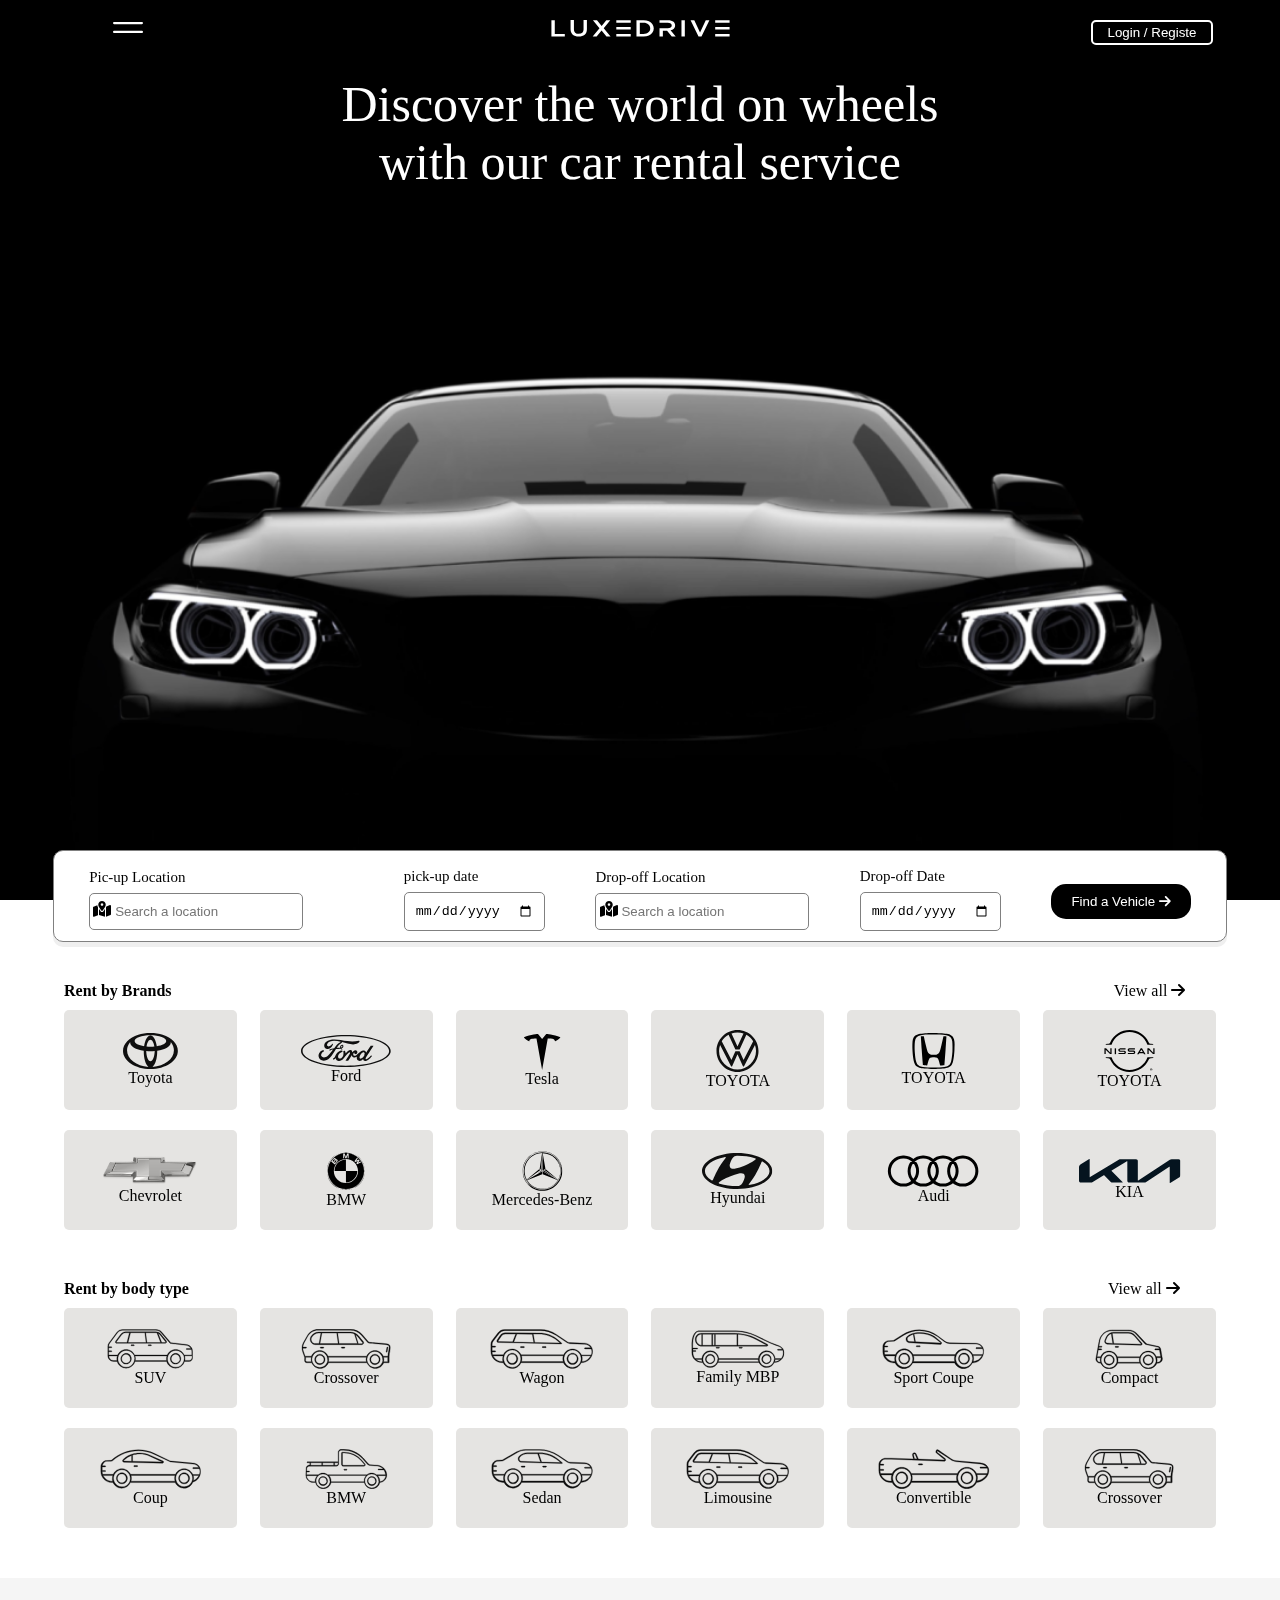
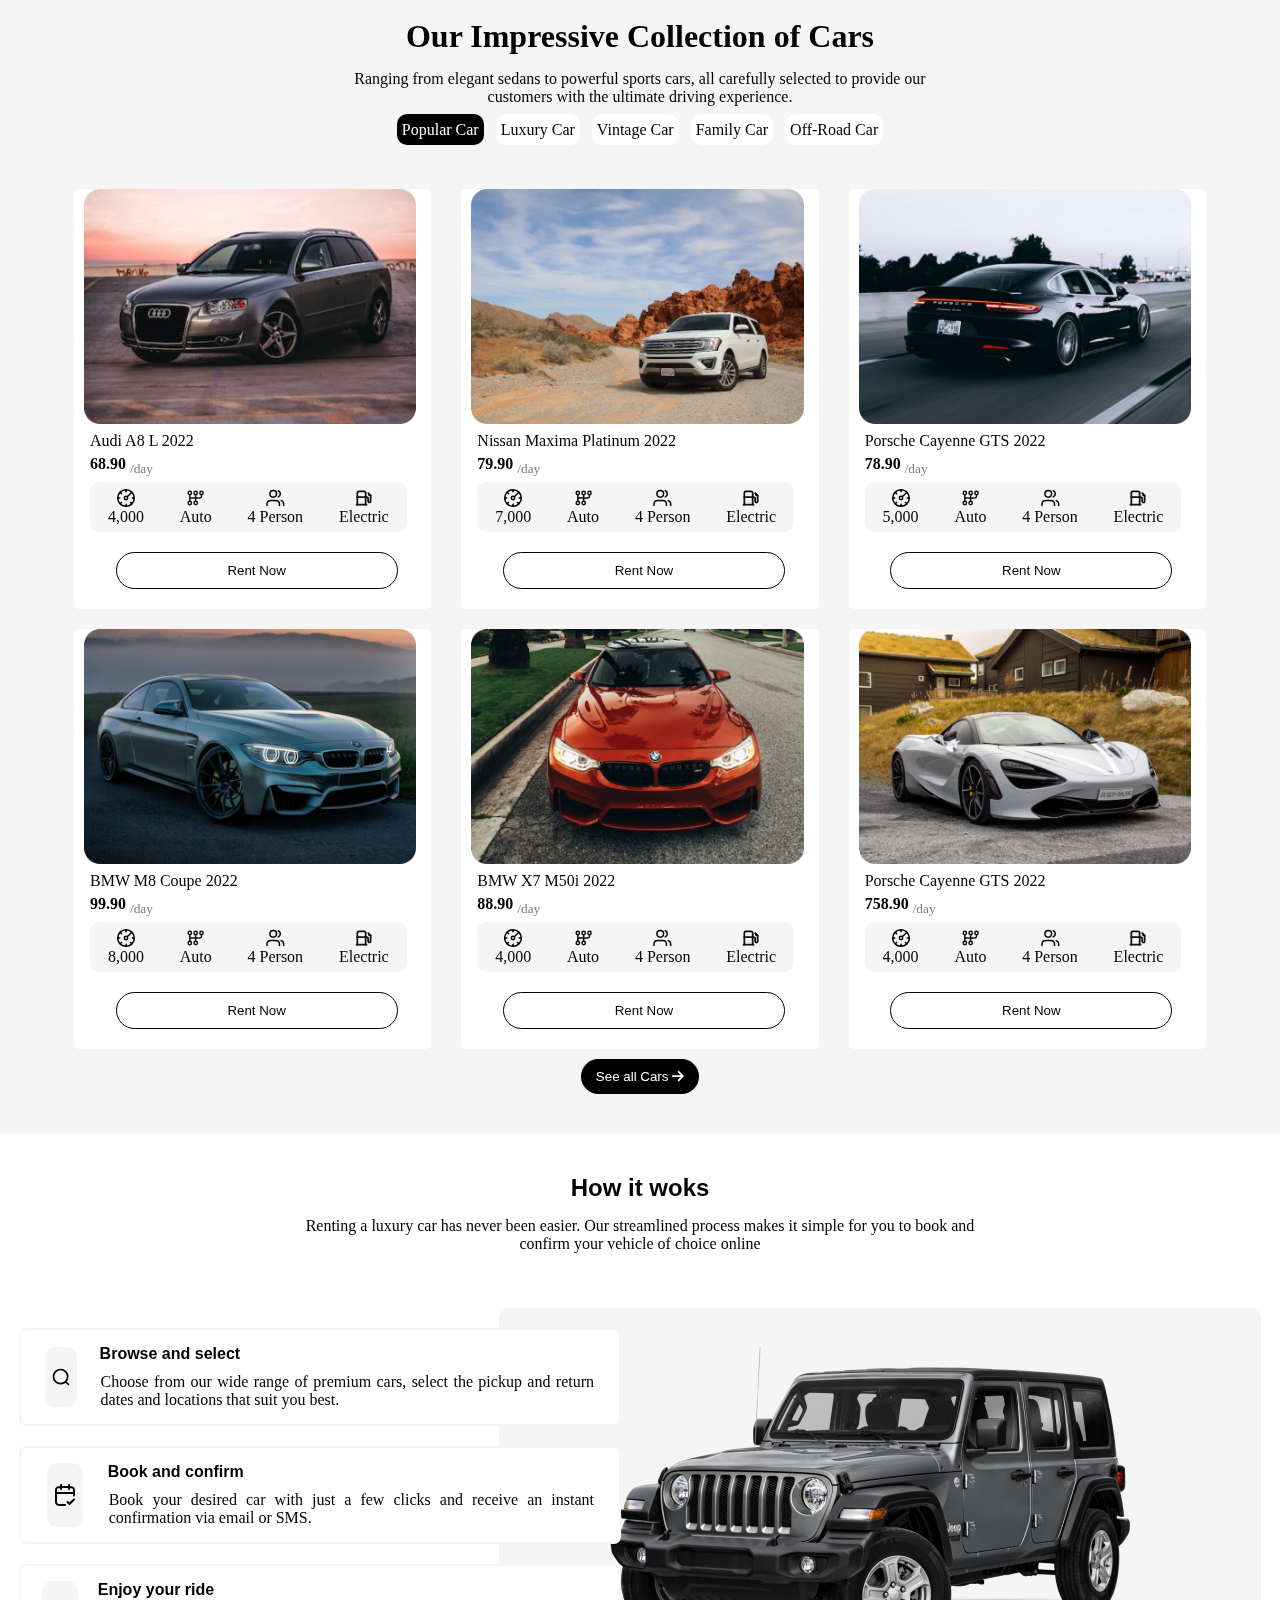
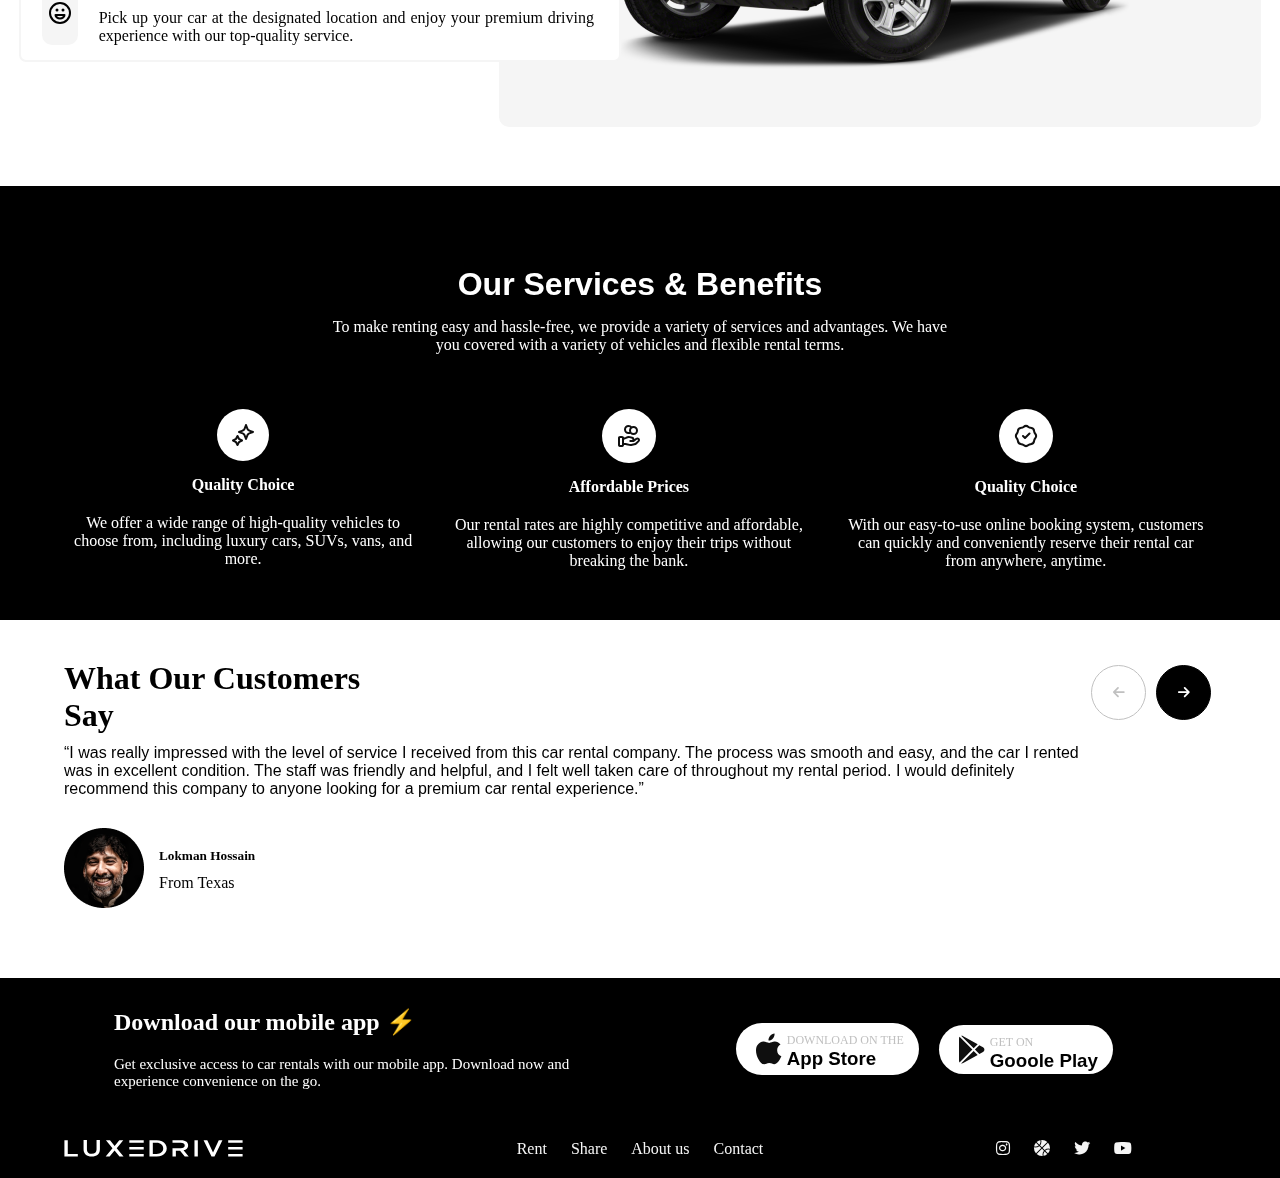
<file: index.html>
<html lang="en">
<head>
    <link rel="stylesheet" href="https://cdnjs.cloudflare.com/ajax/libs/font-awesome/6.6.0/css/all.min.css">
    <meta charset="UTF-8">
    <meta name="viewport" content="width=device-width, initial-scale=1.0">
    <title>Car Rental</title>
    <link rel="stylesheet" href="./style.css">
    <link rel="stylesheet" href="./img/mobile.css">
</head>
<body>
    
    <section id="home-sect">
        <div class="home-container">
            <div class="header">
                <div class="header-content header-content-1">
                    <svg width="30" height="15" viewBox="0 0 41 15" fill="none" xmlns="http://www.w3.org/2000/svg">
                        <line x1="1.5" y1="1.5" x2="39.5" y2="1.5" stroke="white" stroke-width="3" stroke-linecap="round"/>
                        <line x1="1.5" y1="13.5" x2="39.5" y2="13.5" stroke="white" stroke-width="3" stroke-linecap="round"/>
                        </svg>                                             
                </div>
                <div class="header-content header-content-2">
                    <svg width="179" height="17" viewBox="0 0 179 17" fill="none" xmlns="http://www.w3.org/2000/svg">
                        <path d="M0.415466 16.4882H13.8075V13.8962H3.77547V0.264244H0.415466V16.4882Z" fill="white"/>
                        <path d="M27.699 16.4882C30.219 16.4882 32.211 15.8882 33.675 14.6642C35.139 13.4642 35.883 11.6402 35.907 9.21624V0.000244141H32.547V9.33624C32.547 10.8482 32.115 11.9762 31.275 12.7202C30.435 13.4882 29.259 13.8722 27.747 13.8722C26.235 13.8722 25.059 13.4642 24.195 12.6722C23.355 11.9042 22.923 10.7522 22.923 9.24024V0.000244141H19.563V9.33624C19.587 11.7122 20.307 13.4882 21.771 14.6882C23.211 15.8882 25.179 16.4882 27.699 16.4882Z" fill="white"/>
                        <path d="M41.6636 16.4882H45.6236L50.5676 10.4642L55.4636 16.4882H59.5436L52.7276 8.18424L59.2556 0.264244H55.2956L50.6396 5.95224L46.0076 0.264244H41.9276L48.5036 8.23224L41.6636 16.4882Z" fill="white"/>
                        <path d="M65.3111 13.9442V16.4882H79.7111V13.9442H65.3111ZM65.3111 7.03224V9.57624H79.7111V7.03224H65.3111ZM65.3111 0.264244V2.80824H79.7111V0.264244H65.3111Z" fill="white"/>
                        <path d="M85.4664 16.4882H92.5944C94.6104 16.4642 96.3624 16.1042 97.8984 15.4082C99.4104 14.6882 100.586 13.7282 101.45 12.5042C102.29 11.2802 102.722 9.91224 102.746 8.37624V8.32825C102.722 6.79224 102.29 5.40025 101.45 4.20024C100.586 3.00024 99.4104 2.04024 97.8984 1.32024C96.3624 0.624245 94.6104 0.264244 92.5944 0.264244H85.4664V16.4882ZM88.8264 13.8962V2.85624H92.5944C94.6104 2.88024 96.2184 3.40824 97.4184 4.41624C98.5944 5.42424 99.1944 6.74424 99.2184 8.37624V8.42424C99.1944 10.0322 98.5944 11.3522 97.4184 12.3362C96.2184 13.3442 94.6104 13.8722 92.5944 13.8962H88.8264Z" fill="white"/>
                        <path d="M116.761 8.30424H108.505V16.4882H111.865V10.8242H116.065L120.769 16.4882H124.705L119.569 10.3442C120.913 10.0322 122.017 9.45624 122.833 8.64024C123.673 7.82424 124.081 6.88825 124.105 5.54424V5.25624C124.105 4.56025 123.985 4.00824 123.697 3.43224C123.433 2.83224 123.049 2.32824 122.521 1.87224C121.921 1.36824 121.153 0.960245 120.217 0.672244C119.281 0.408245 118.225 0.264244 117.025 0.264244H108.505V2.85624H116.737C117.985 2.85624 118.969 3.07224 119.665 3.55224C120.337 4.00824 120.697 4.56024 120.697 5.42424V5.71224C120.697 6.55224 120.337 7.08024 119.641 7.56024C118.945 8.04024 117.985 8.30424 116.761 8.30424Z" fill="white"/>
                        <path d="M130.465 16.4882H133.825V0.264244H130.465V16.4882Z" fill="white"/>
                        <path d="M147.525 16.4882H150.477L158.421 0.144244H154.773L149.037 12.3842L143.277 0.144244H139.581L147.525 16.4882Z" fill="white"/>
                        <path d="M164.189 13.9442V16.4882H178.589V13.9442H164.189ZM164.189 7.03224V9.57624H178.589V7.03224H164.189ZM164.189 0.264244V2.80824H178.589V0.264244H164.189Z" fill="white"/>
                        </svg>
                        
                </div>
                <div class="header-content header-content-3">
                    <button>
                    Login / Registe
                    </button>
                </div>
            </div>
            <p>
                Discover the world on wheels
                <br> with our car rental service
            </p>
        </div>
        <div class="form-container">
            <div class="from">
                <div class="input">
                    <p>Pic-up Location</p>
                    <div class="inpur-container">
                    <input type="text" placeholder="Search a location">
                    <i class="fa-solid fa-map-location-dot"></i>
                    </div>
                    
                </div>
                <div class="input">

                </div>
                <div class="input">
                    <p>pick-up date</p>
                    <input type="date">
                </div>
                <div class="input">
                    <p>Drop-off Location</p>
                    <div class="inpur-container">
                        <input type="text" placeholder="Search a location">
                        <i class="fa-solid fa-map-location-dot"></i>
                        </div>
                </div>
                <div class="input">
                    <p>Drop-off Date</p>
                    <input type="date">
                </div>
                <div class="input">
                    <button>Find a Vehicle
                    <i class="fa-solid fa-arrow-right"></i>
                    </button>
                </div>
            </div>
        </div>
    </section>


    <section id="brand-section">
       <div class="brand-sec-container">
        <div class="brand-sec-header">
            <h4>Rent by Brands</h4>
            <div class="brand-sec-button">
                <a href="#">
                    View all
                    <i class="fa-solid fa-arrow-right"></i>
                </a>
            </div>
        </div>
        <div class="brand-contain">
            <div class="brand-content">
                <div class="brand">
                    <svg width="55" height="36" viewBox="0 0 55 36" fill="none" xmlns="http://www.w3.org/2000/svg">
                        <path d="M39.67 1.76931C36.2636 0.649949 32.0412 0 27.4639 0C22.8866 0 18.6641 0.649949 15.2578 1.76931C6.20963 4.73019 0.00012207 10.8686 0.00012207 17.9458C0.00012207 27.9117 12.2772 36 27.4284 36C42.5796 36 54.8567 27.9117 54.8567 17.9458C54.9276 10.8686 48.7181 4.73019 39.67 1.76931ZM27.4639 28.2728C25.193 28.2728 23.3479 23.7593 23.2414 18.0542C24.5898 18.1625 26.0091 18.2347 27.4639 18.2347C28.9187 18.2347 30.3025 18.1625 31.6863 18.0542C31.5799 23.7232 29.7348 28.2728 27.4639 28.2728ZM23.5253 13.5767C24.1285 9.56871 25.6542 6.75226 27.4639 6.75226C29.238 6.75226 30.7638 9.56871 31.4025 13.5767C30.1606 13.6851 28.8122 13.7573 27.4639 13.7573C26.1155 13.7573 24.8027 13.7212 23.5253 13.5767ZM33.8153 13.2879C32.8928 7.00501 30.409 2.52758 27.4639 2.52758C24.5188 2.52758 22.035 7.00501 21.1124 13.2879C15.5416 12.3852 11.6385 10.3992 11.6385 8.05215C11.6385 4.87462 18.6996 2.31093 27.4284 2.31093C36.1572 2.31093 43.2183 4.87462 43.2183 8.05215C43.2892 10.3992 39.3861 12.4213 33.8153 13.2879ZM4.04517 17.2959C4.04517 14.2267 5.21611 11.3741 7.20315 8.91875C7.16767 9.0993 7.16767 9.27984 7.16767 9.42427C7.16767 13.2879 12.8449 16.5376 20.7576 17.7292C20.7576 18.0181 20.7576 18.3069 20.7576 18.5958C20.7576 25.7452 22.7092 31.8114 25.4059 33.9057C13.4127 33.1836 4.04517 26.0341 4.04517 17.2959ZM29.5574 33.9057C32.2541 31.8114 34.2056 25.7452 34.2056 18.5958C34.2056 18.3069 34.2056 18.0181 34.2056 17.7292C42.1183 16.5376 47.7956 13.2518 47.7956 9.42427C47.7956 9.24373 47.7956 9.06319 47.7601 8.91875C49.7826 11.3741 50.9181 14.2628 50.9181 17.2959C50.9181 26.0341 41.5151 33.1836 29.5574 33.9057Z" fill="#0F0F0F"/>
                        </svg>
                        <p>Toyota</p>
                </div>
            </div>
            <div class="brand-content">
                <div class="brand">
                    <svg width="90" height="32" viewBox="0 0 90 32" fill="none" xmlns="http://www.w3.org/2000/svg">
                        <path d="M63.2981 19.7126C63.3144 19.794 63.4122 19.8673 63.5182 19.908C63.5589 19.9243 63.5752 19.9487 63.5345 20.0301C63.241 20.6571 62.972 21.0154 62.6133 21.5528C62.2791 22.0576 61.8959 22.4485 61.4394 22.823C60.7465 23.393 59.7846 24.02 58.9939 23.5966C58.6433 23.4174 58.4884 22.9207 58.4966 22.5218C58.5129 21.3981 59.0102 20.25 59.9395 19.1182C61.0644 17.734 62.3117 17.0174 63.1269 17.4083C63.9747 17.8072 63.7056 18.7843 63.3225 19.5579C63.2899 19.6067 63.2899 19.6637 63.2981 19.7126ZM72.3629 10.9675C72.42 10.8617 72.3629 10.7803 72.2244 10.7803C71.5152 10.7803 70.594 10.7803 69.8603 10.7803C69.6891 10.7803 69.5913 10.8047 69.5098 10.9675C69.2408 11.4887 65.9311 16.4393 65.3197 17.4001C65.2137 17.5467 65.0915 17.5223 65.0752 17.3594C65.0099 16.7894 64.5208 16.1299 63.7383 15.8205C63.1432 15.5843 62.5644 15.5355 61.9611 15.6169C60.8769 15.7635 59.9069 16.3335 59.0509 16.9849C57.7711 17.962 56.6624 19.224 55.2277 20.1604C54.4451 20.6653 53.3772 21.1131 52.6598 20.4536C52.0158 19.851 52.0892 18.5238 53.0756 17.4897C53.1816 17.3838 53.3038 17.4734 53.2875 17.5711C53.1979 18.0352 53.312 18.4994 53.6625 18.8251C54.0946 19.2159 54.7141 19.2566 55.244 18.9961C55.8717 18.6866 56.2385 18.0922 56.3445 17.4164C56.5075 16.366 55.7005 15.4378 54.6897 15.3645C53.8663 15.3075 53.0756 15.5925 52.3093 16.2276C51.9262 16.5452 51.7061 16.7813 51.3718 17.2536C51.2903 17.3676 51.1681 17.3838 51.1681 17.2128C51.2088 15.8693 50.6463 15.1121 49.5377 15.0877C48.6736 15.0632 47.7524 15.5355 47.0269 16.1055C46.2362 16.7406 45.5514 17.5793 44.8096 18.3691C44.7199 18.4668 44.6384 18.4586 44.6139 18.2714C44.5895 17.3838 44.3694 16.5126 43.9536 15.9019C43.8069 15.6902 43.4971 15.5843 43.2444 15.7309C43.1221 15.796 42.7064 15.9833 42.4048 16.2276C42.258 16.3497 42.1928 16.5289 42.2662 16.7569C42.6656 18.0922 42.576 19.5986 42.0379 20.8851C41.5407 22.0576 40.5788 23.1162 39.4375 23.4663C38.6875 23.7024 37.9131 23.5884 37.4321 22.9289C36.7718 22.0169 37.0408 20.4291 38.0191 19.11C38.8913 17.9457 40.1467 17.2128 41.3939 16.7324C41.5407 16.6754 41.5733 16.5777 41.5325 16.4556C41.4673 16.252 41.3532 15.967 41.3124 15.8449C41.1983 15.5355 40.8722 15.4866 40.4809 15.5355C39.5679 15.6413 38.7527 15.9508 37.9375 16.3905C35.8099 17.5304 34.7502 19.7289 34.2773 20.9014C34.0491 21.4632 33.8616 21.8215 33.6089 22.1309C33.2747 22.5543 32.8508 22.937 32.0845 23.6047C32.0111 23.6698 31.9622 23.792 32.0193 23.9141C32.1008 24.077 32.5002 24.6388 32.6144 24.6877C32.7366 24.7528 32.8834 24.6632 32.9404 24.6225C33.4785 24.2561 34.1225 23.678 34.4404 23.2871C34.5545 23.1569 34.6605 23.2057 34.7257 23.4093C35.0192 24.4597 35.7854 25.3146 36.8533 25.6729C38.8016 26.3324 40.8233 25.3798 42.3477 23.7268C43.3178 22.6765 43.6683 22.0006 44.0352 21.5365C44.6628 20.7548 45.9101 19.0123 47.3856 17.8968C47.9318 17.4815 48.5676 17.1721 48.8937 17.3757C49.1545 17.5467 49.2361 17.9294 48.8203 18.6866C47.3122 21.4388 45.0949 24.6714 44.6873 25.4531C44.6139 25.5915 44.6791 25.6973 44.8177 25.6973C45.6085 25.6973 46.391 25.6973 47.1084 25.6973C47.2307 25.6892 47.2796 25.6403 47.3448 25.5508C48.5024 23.7431 49.5947 22.0169 50.7605 20.2337C50.8257 20.1279 50.8827 20.2093 50.8909 20.2581C50.9153 20.6734 51.0132 21.2352 51.2659 21.6098C51.7061 22.2938 52.3338 22.5869 53.0267 22.595C53.581 22.6032 53.8582 22.5136 54.4533 22.2938C54.9342 22.1146 55.3255 21.8785 55.6271 21.6668C55.7983 21.5447 55.8309 21.7482 55.8309 21.7808C55.5619 23.2139 55.8961 24.9238 57.3227 25.624C59.0346 26.4627 60.9096 25.2821 61.9938 24.2154C62.0997 24.1095 62.2139 24.1258 62.222 24.3457C62.2465 24.7528 62.4258 25.2413 62.7682 25.5752C63.673 26.4871 65.5072 26.1207 67.3414 24.7039C68.5234 23.792 69.7543 22.5136 70.863 21.1538C70.9038 21.105 70.9364 21.0154 70.8549 20.934C70.6837 20.7548 70.4391 20.5513 70.2679 20.3966C70.1945 20.3314 70.0804 20.3477 70.0152 20.3966C68.8739 21.4795 67.8468 22.7172 66.3632 23.7431C65.8659 24.0933 65.067 24.3701 64.7083 23.8897C64.5697 23.7024 64.5861 23.4419 64.7246 23.0999C65.1485 22.0006 72.0043 11.5782 72.3629 10.9675Z" fill="#0F0F0F"/>
                        <path d="M40.1076 12.2174C40.1402 12.3721 40.1973 12.4047 40.2706 12.3884C40.6212 12.3151 41.0043 12.0301 41.2244 11.6963C41.4282 11.395 41.526 10.9635 41.3222 10.7843C41.1429 10.6296 40.8413 10.6703 40.6212 10.8658C40.181 11.2566 40.0505 11.8103 40.1076 12.2174ZM22.6299 25.6444C20.0703 25.6607 17.8203 24.081 17.5595 21.3533C17.4127 19.8388 17.8448 18.4871 18.7007 17.3797C19.4589 16.3864 20.7469 15.564 21.8392 15.3686C22.1979 15.3034 22.6707 15.3441 22.8664 15.5803C23.1761 15.9385 23.0865 16.3375 22.7767 16.4922C21.9452 16.9156 20.9425 17.6403 20.4534 18.6337C20.054 19.4398 19.9724 20.4169 20.5838 21.3451C21.611 22.8922 24.4723 22.9329 27.1298 20.4658C27.7901 19.8632 28.377 19.2769 28.9803 18.593C30.1541 17.2576 30.5454 16.7691 32.1024 14.6113C32.1187 14.5869 32.1269 14.5543 32.1187 14.538C32.1024 14.5054 32.0861 14.5054 32.0372 14.4973C30.9938 14.5299 30.0889 14.8393 29.2085 15.4907C28.9558 15.678 28.589 15.6535 28.4259 15.4093C28.2466 15.1324 28.377 14.7741 28.6705 14.5706C30.0889 13.5853 31.6378 13.4062 33.2192 13.1375C33.2192 13.1375 33.3252 13.1457 33.423 13.0235C34.0752 12.193 34.5643 11.4439 35.2572 10.5971C35.9583 9.74209 36.855 8.96041 37.5397 8.36601C38.5017 7.54362 39.1131 7.26677 39.7408 6.92479C39.9038 6.83522 39.7163 6.73751 39.6674 6.73751C36.1702 6.07797 32.5345 5.23115 29.0699 6.51766C26.6651 7.41334 25.6135 9.31868 26.119 10.5889C26.4776 11.4927 27.6678 11.6393 28.7846 11.0937C29.7058 10.6378 30.5617 9.91308 31.1731 8.9767C31.5155 8.45558 32.2247 8.83013 31.8416 9.73395C30.8226 12.1197 28.8824 14.0088 26.5184 14.0902C24.5049 14.1553 23.2087 12.6734 23.2087 10.8495C23.2169 7.25049 27.2276 4.88102 31.4421 4.53089C36.5208 4.11563 41.3222 5.45914 46.3601 6.06983C50.2241 6.53395 53.925 6.55023 57.8053 5.65456C58.2618 5.55685 58.5879 5.84998 58.5553 6.3141C58.5146 6.98178 58.001 7.62504 56.7211 8.3253C55.2701 9.12326 53.7457 9.35939 52.1561 9.37568C48.3165 9.40825 44.7379 7.91003 41.0369 7.11206C41.0451 7.27491 41.0858 7.47033 40.9472 7.56804C38.893 9.08255 37.0425 10.6133 35.8034 12.7711C35.7626 12.82 35.7789 12.8688 35.8605 12.8607C36.9365 12.8037 37.9066 12.7792 38.9174 12.6978C39.0968 12.6815 39.0968 12.6408 39.0805 12.5105C38.9908 11.7696 39.2109 10.9228 39.863 10.3365C40.5315 9.73395 41.3711 9.66881 41.9255 10.1004C42.5532 10.5889 42.5042 11.4764 42.1537 12.136C41.8032 12.8118 41.2244 13.1701 40.6619 13.3411C40.6619 13.3411 40.5478 13.3655 40.5641 13.4714C40.5886 13.6423 41.3467 14.0658 41.4119 14.1716C41.4771 14.2775 41.4445 14.4403 41.3304 14.5706C41.2489 14.6602 41.1266 14.7497 40.9635 14.7497C40.8331 14.7497 40.7516 14.7009 40.5886 14.6113C40.2462 14.424 39.8223 14.1228 39.537 13.7645C39.4391 13.6423 39.3902 13.6423 39.1457 13.6505C38.0533 13.7156 36.3577 13.8785 35.2083 14.0169C34.9311 14.0495 34.8904 14.1065 34.8333 14.196C32.9991 17.2169 31.0427 20.4739 28.8906 22.6561C26.5836 25.0093 24.6679 25.6281 22.6299 25.6444Z" fill="#0F0F0F"/>
                        <path d="M44.8598 1.31908C20.9503 1.31908 1.57331 7.91451 1.57331 15.9919C1.57331 24.0692 20.9503 30.6646 44.8598 30.6646C68.7611 30.6646 88.1381 24.0692 88.1381 15.9919C88.1381 7.92265 68.7611 1.31908 44.8598 1.31908ZM44.8598 32C20.0862 32 0 24.8346 0 16C0 7.15725 20.0862 0 44.8598 0C69.6334 0 89.7196 7.1654 89.7196 16C89.7196 24.8346 69.6334 32 44.8598 32Z" fill="#0F0F0F"/>
                        </svg>
                        <p>Ford</p>                       
                </div>
            </div>
            <div class="brand-content">
                <div class="brand">
                    <svg width="38" height="37" viewBox="0 0 38 37" fill="none" xmlns="http://www.w3.org/2000/svg">
                        <path d="M19.1266 36.9215L24.7412 5.4422C30.0869 5.4422 31.7792 6.02603 32.0164 8.40867C32.0164 8.40867 35.6066 7.06745 37.4095 4.36922C30.3558 1.10295 23.2545 0.960938 23.2545 0.960938L19.1108 5.99447H19.1266L14.9988 0.960938C14.9988 0.960938 7.89753 1.10295 0.84375 4.36922C2.64673 7.08322 6.23689 8.40867 6.23689 8.40867C6.47412 6.02603 8.1664 5.4422 13.4805 5.42642L19.1266 36.9215Z" fill="black"/>
                        </svg>
                        <p>Tesla</p>                        
                </div>
            </div>
            <div class="brand-content">
                <div class="brand">
                    <svg width="43" height="42" viewBox="0 0 43 42" fill="none" xmlns="http://www.w3.org/2000/svg">
                        <path d="M21.5 39.525C11.375 39.525 3.05 31.125 3.05 21C3.05 18.9 3.425 16.875 4.1 14.925L14.9 35.925C15.05 36.225 15.2 36.45 15.575 36.45C15.95 36.45 16.1 36.225 16.25 35.925L21.275 24.75C21.35 24.6 21.425 24.525 21.5 24.525C21.65 24.525 21.65 24.675 21.725 24.75L26.825 35.925C26.975 36.225 27.125 36.45 27.5 36.45C27.875 36.45 28.025 36.225 28.175 35.925L38.975 14.925C39.65 16.8 40.025 18.825 40.025 21C39.95 31.125 31.625 39.525 21.5 39.525ZM21.5 16.2C21.35 16.2 21.35 16.05 21.275 15.975L15.5 3.525C17.375 2.85 19.4 2.475 21.5 2.475C23.6 2.475 25.625 2.85 27.5 3.525L21.725 15.975C21.65 16.05 21.65 16.2 21.5 16.2ZM15.425 29.7C15.275 29.7 15.275 29.55 15.2 29.475L5.75 11.325C7.4 8.625 9.8 6.375 12.575 4.8L19.25 19.2C19.4 19.5 19.55 19.575 19.775 19.575H23.225C23.45 19.575 23.6 19.5 23.75 19.2L30.35 4.8C33.125 6.375 35.525 8.625 37.175 11.325L27.8 29.475C27.725 29.625 27.65 29.7 27.575 29.7C27.425 29.7 27.425 29.55 27.35 29.475L23.75 21.525C23.6 21.225 23.45 21.15 23.225 21.15H19.775C19.55 21.15 19.4 21.225 19.25 21.525L15.65 29.475C15.575 29.55 15.575 29.7 15.425 29.7ZM21.5 42C33.125 42 42.5 32.625 42.5 21C42.5 9.375 33.125 0 21.5 0C9.875 0 0.5 9.375 0.5 21C0.5 32.625 9.875 42 21.5 42Z" fill="#0F0F0F"/>
                        </svg>
                        <p>TOYOTA</p>                        
                </div>
            </div>
            <div class="brand-content">
                <div class="brand">
                    <svg width="43" height="36" viewBox="0 0 43 36" fill="none" xmlns="http://www.w3.org/2000/svg">
                        <path fill-rule="evenodd" clip-rule="evenodd" d="M31.4554 3.15625C30.417 7.52192 30.082 9.57043 29.3116 12.7271C28.5411 15.8167 27.9382 18.6376 26.9333 19.9809C25.9284 21.3242 24.555 21.6936 23.5166 21.7607C23.0141 21.8615 22.6791 21.8615 21.6407 21.8615C20.6023 21.8615 20.2003 21.8615 19.7649 21.7607C18.8269 21.66 17.4536 21.3242 16.3481 19.9809C15.3097 18.604 14.7403 15.7831 13.9698 12.7271C13.1994 9.57043 12.7639 7.52192 11.826 3.15625C11.826 3.15625 10.8881 3.15625 10.3856 3.257C9.78268 3.257 9.34722 3.257 8.84476 3.35774C8.84476 3.35774 9.44771 12.4249 9.68219 16.1861C9.95017 20.216 10.4526 26.9324 10.8881 32.0704C10.8881 32.0704 11.7255 32.2383 13.0989 32.2383C14.4723 32.4062 15.1422 32.507 15.1422 32.507C15.7452 30.2906 16.5156 27.1339 17.2861 25.757C17.956 24.6488 18.9944 24.548 19.5974 24.4809C20.5353 24.3801 21.3057 24.313 21.6407 24.313C21.9757 24.313 22.7461 24.313 23.684 24.4809C24.287 24.5816 25.2919 24.6488 25.9953 25.757C26.8328 27.1339 27.5362 30.1898 28.1392 32.507C28.1392 32.507 28.7421 32.507 30.1825 32.4062C31.5559 32.3055 32.3933 32.2383 32.3933 32.2383C32.8288 27.1003 33.3312 20.3503 33.5992 16.354C33.8672 12.5257 34.4367 3.52565 34.4367 3.52565C33.9342 3.42491 33.4987 3.42491 32.8958 3.35774C32.4938 3.15625 31.4554 3.15625 31.4554 3.15625Z" fill="black"/>
                        <path fill-rule="evenodd" clip-rule="evenodd" d="M40.4328 18.5373C40.0979 23.2388 39.6624 26.1269 39.1599 28.1754C38.6575 29.9552 38.0545 31.1642 37.1166 32.0037C35.5757 33.4478 33.4654 33.7836 32.2595 33.9851C29.6132 34.4216 25.0911 34.5896 21.6074 34.5896C18.1237 34.5896 13.6016 34.4216 10.9553 33.9851C9.74937 33.8172 7.63905 33.4813 6.09817 32.0037C5.16025 31.1642 4.5573 29.9552 4.05484 28.1754C3.45189 26.1269 3.08342 23.306 2.74845 18.5373C2.58097 15.7164 2.58097 11.0149 2.91594 8.52985C3.3514 4.8694 5.12675 2.98881 8.87844 2.28358C10.4863 1.94776 12.8981 1.6791 15.1089 1.61194C16.9178 1.54478 19.899 1.44403 21.5069 1.44403C23.1148 1.44403 26.096 1.54478 27.9049 1.61194C30.1157 1.71269 32.494 1.94776 34.3028 2.28358C38.0545 2.95522 39.8299 4.83582 40.2653 8.52985C40.4998 11.1157 40.6003 15.7164 40.4328 18.5373ZM42.4762 8.6306C41.8732 2.72015 38.1215 1.44403 34.8053 0.873134C33.0969 0.604478 30.2162 0.369403 28.2398 0.268657C26.5985 0.100746 22.6793 0 21.5069 0C20.301 0 16.3818 0.100746 14.774 0.16791C12.8981 0.268657 9.91686 0.503731 8.2085 0.839552C4.89227 1.44403 1.14058 2.6194 0.537634 8.59702C0.370148 10.209 0.370148 12.3582 0.370148 14.5746C0.470639 18.3358 0.70512 20.8881 0.872606 22.6007C0.973098 23.8097 1.47556 27.4701 2.07851 29.25C2.91594 31.8022 3.68637 32.5746 4.5573 33.347C6.16517 34.7239 8.91194 35.1269 9.51489 35.3284C12.5966 35.9328 18.7266 36 21.4399 36C24.1532 36 30.3167 35.8993 33.3649 35.3284C33.9679 35.2276 36.6142 34.8246 38.3225 33.347C39.2604 32.5746 39.9304 31.8022 40.8013 29.25C41.4043 27.3694 41.9067 23.7761 42.0072 22.6007C42.1747 20.8209 42.5097 18.3358 42.5097 14.5746C42.6437 12.291 42.6437 10.2425 42.4762 8.6306Z" fill="black"/>
                        </svg>
                        <p>TOYOTA</p>                        
                </div>
            </div>
            <div class="brand-content">
                <div class="brand">
                    <svg width="51" height="42" viewBox="0 0 51 42" fill="none" xmlns="http://www.w3.org/2000/svg">
                        <path d="M7.54922 14.6642C10.1575 7.10219 17.3687 1.9927 25.5004 1.9927C33.6321 1.9927 40.8432 7.10219 43.4515 14.6642V14.7153H49.1795V14.0511L46.8269 13.7956C45.3438 13.6423 45.0369 12.9781 44.6278 12.1606L44.5255 11.9562C41.0989 4.70073 33.6321 0 25.5004 0C17.3687 0 9.90179 4.70073 6.42408 11.9562L6.32179 12.1606C5.96379 12.9781 5.60579 13.6423 4.17379 13.7956L1.77008 14.0511V14.7153H7.49808L7.54922 14.6642Z" fill="black"/>
                        <path d="M43.5027 27.2852V27.3363C40.8432 34.8983 33.6321 40.0078 25.5004 40.0078C17.3687 40.0078 10.1575 34.8983 7.54922 27.3363V27.2852H1.77008V27.9494L4.1738 28.2049C5.65694 28.3581 5.9638 29.0224 6.37294 29.8399L6.47522 30.0443C9.85065 37.2998 17.3687 42.0005 25.5004 42.0005C33.6321 42.0005 41.0989 37.2998 44.5767 30.0443L44.6789 29.8399C45.0881 29.0224 45.3949 28.4092 46.8781 28.2049L49.2818 27.9494V27.2852H43.5027Z" fill="black"/>
                        <path d="M12.049 18.3438H10.7193V24.1686H12.049V18.3438Z" fill="black"/>
                        <path d="M7.6 24.1175V18.3438H6.32143V22.6868L2.07657 18.3438H0.440002V24.1175H1.71857V19.7744L6.01457 24.1175H7.6Z" fill="black"/>
                        <path d="M36.7007 18.3438L33.1207 24.1686H34.655L35.2687 23.1467H39.4112L40.025 24.1686H41.5592L37.9792 18.3438H36.7007ZM38.7975 22.0226H35.9335L37.3655 19.6722L38.7975 22.0226Z" fill="black"/>
                        <path d="M29.4887 22.9407C29.4375 22.9407 29.2841 22.9407 29.233 22.9407H23.863V24.1158H29.2841C29.3352 24.1158 29.6421 24.1158 29.6932 24.1158C30.8184 24.0136 31.2787 23.145 31.2787 22.3275C31.2787 21.51 30.7672 20.6925 29.7444 20.5903C29.591 20.5903 29.4375 20.5903 29.3352 20.5903H25.8064C25.653 20.5903 25.5507 20.5903 25.3972 20.5392C25.1415 20.4881 24.9881 20.2837 25.0392 20.0282C25.0392 19.7728 25.1927 19.5684 25.4484 19.5173C25.5507 19.4662 25.7041 19.4662 25.8064 19.4662H30.9207V18.291H25.7552C25.6018 18.291 25.3972 18.291 25.2438 18.3421C24.3744 18.4443 23.7095 19.1596 23.7095 20.0282C23.7095 20.7436 24.1698 21.6122 25.1927 21.7144C25.3972 21.7144 25.5507 21.7655 25.7552 21.7144H29.1818C29.233 21.7144 29.3864 21.7144 29.4375 21.7144C29.7444 21.7655 29.949 22.0209 29.949 22.2764C29.949 22.6341 29.7444 22.8896 29.4887 22.9407Z" fill="black"/>
                        <path d="M20.0785 22.9423C20.0274 22.9423 19.8739 22.9423 19.8228 22.9423H14.5039V24.1175H19.8739C19.9251 24.1175 20.2319 24.1175 20.2831 24.1175C21.4082 24.0153 21.9197 23.1467 21.9197 22.3802C21.9197 21.6138 21.4082 20.7452 20.3854 20.643C20.2319 20.643 20.0785 20.643 19.9762 20.643H16.4474C16.2939 20.643 16.1917 20.643 16.0382 20.5919C15.7825 20.5408 15.6291 20.3365 15.6802 20.081C15.6802 19.8255 15.8337 19.6211 16.0894 19.57C16.1917 19.5189 16.3451 19.5189 16.4474 19.5189H21.5617V18.3438H16.3451C16.1917 18.3438 15.9871 18.3438 15.8337 18.3948C14.9642 18.497 14.2994 19.2124 14.2994 20.081C14.2994 20.7963 14.7597 21.6649 15.7825 21.7671C15.9871 21.7671 16.1405 21.8182 16.3451 21.7671H19.7717C19.8228 21.7671 19.9762 21.7671 20.0274 21.7671C20.3342 21.8182 20.5388 22.0737 20.5388 22.3292C20.5899 22.6357 20.3342 22.8912 20.0785 22.9423Z" fill="black"/>
                        <path d="M50.56 24.1175V18.3438H49.2814V22.6868L45.0365 18.3438H43.4V24.1175H44.6785V19.7744L48.9745 24.1175H50.56Z" fill="black"/>
                        <path d="M47.236 38.4747C47.8498 38.4747 48.3612 38.9857 48.3612 39.5988C48.3612 40.212 47.8498 40.7229 47.236 40.7229C46.6223 40.7229 46.1109 40.212 46.1109 39.5988C46.1109 39.2923 46.2132 39.0368 46.4689 38.7813C46.6223 38.5769 46.9292 38.4237 47.236 38.4747ZM47.236 40.4674C47.4918 40.4674 47.6963 40.3653 47.8498 40.212C48.0032 40.0587 48.1055 39.8032 48.1055 39.5988C48.1055 39.139 47.6963 38.7302 47.236 38.7813C46.7758 38.7813 46.3666 39.1901 46.3666 39.6499C46.3666 40.0587 46.7246 40.4674 47.236 40.4674ZM46.7758 40.1609V39.0368C46.9292 39.0368 47.0315 38.9857 47.1849 38.9857C47.3895 38.9857 47.6963 39.0368 47.6963 39.2923C47.6963 39.4456 47.594 39.5477 47.4406 39.5477C47.5429 39.5988 47.594 39.701 47.6452 39.8032C47.6452 39.9054 47.6963 40.0076 47.7475 40.0587H47.4918C47.4406 39.9565 47.4406 39.8543 47.3895 39.8032C47.3383 39.6499 47.236 39.6499 47.0315 39.6499V40.1098L46.7758 40.1609ZM47.0315 39.4966C47.236 39.4966 47.4406 39.4966 47.4406 39.3434C47.4406 39.2412 47.3895 39.1901 47.1849 39.1901C47.1338 39.1901 47.0826 39.1901 47.0315 39.1901V39.4966Z" fill="black"/>
                      </svg>
                      <p>TOYOTA</p>                    
                </div>
            </div>
        
            <div class="brand-content">
                <div class="brand">
                    <svg width="96" height="31" viewBox="0 0 96 31" fill="none" xmlns="http://www.w3.org/2000/svg" xmlns:xlink="http://www.w3.org/1999/xlink">
                        <g style="mix-blend-mode:luminosity">
                        <rect width="96" height="31" fill="url(#pattern0_1_2895)"/>
                        </g>
                        <defs>
                        <pattern id="pattern0_1_2895" patternContentUnits="objectBoundingBox" width="1" height="1">
                        <use xlink:href="#image0_1_2895" transform="scale(0.003125 0.00967742)"/>
                        </pattern>
                        <image id="image0_1_2895" width="320" height="140" xlink:href="[data-uri]"/>
                        </defs>
                        </svg>
                        <p>Chevrolet</p>                         
                </div>
            </div>
            <div class="brand-content">
                <div class="brand">
                    <svg width="40" height="40" viewBox="0 0 40 40" fill="none" xmlns="http://www.w3.org/2000/svg">
                        <path d="M19.946 38.0681C9.96848 38.0681 1.87859 29.9782 1.87859 20.0007C1.87859 10.0232 9.96848 1.93328 19.946 1.93328C29.9235 1.93328 38.0134 10.0232 38.0134 20.0007C38.0134 29.9782 29.9235 38.0681 19.946 38.0681ZM19.946 0.980469C9.43814 0.980469 0.925781 9.49283 0.925781 20.0007C0.925781 30.5086 9.43814 39.0209 19.946 39.0209C30.4539 39.0209 38.9662 30.5086 38.9662 20.0007C38.9662 9.49283 30.4449 0.980469 19.946 0.980469ZM19.946 38.2209C22.4089 38.2209 24.791 37.7355 27.0381 36.7917C29.2044 35.8749 31.155 34.5625 32.8269 32.8906C34.4988 31.2187 35.8112 29.2681 36.728 27.1018C37.6808 24.8546 38.1572 22.4726 38.1572 20.0097C38.1572 17.5468 37.6719 15.1647 36.728 12.9175C35.8112 10.7513 34.4988 8.80069 32.8269 7.12878C31.155 5.45687 29.2044 4.14451 27.0381 3.22766C24.791 2.27485 22.4089 1.79845 19.946 1.79845C17.4831 1.79845 15.1011 2.28384 12.8539 3.22766C10.6876 4.14451 8.73702 5.45687 7.06511 7.12878C5.3932 8.80069 4.08084 10.7513 3.16398 12.9175C2.21117 15.1647 1.73477 17.5468 1.73477 20.0097C1.73477 22.4726 2.22016 24.8546 3.16398 27.1018C4.08084 29.2681 5.3932 31.2187 7.06511 32.8906C8.73702 34.5625 10.6876 35.8749 12.8539 36.7917C15.1011 37.7355 17.4831 38.2209 19.946 38.2209ZM19.946 1.13328C22.4898 1.13328 24.9617 1.62766 27.2898 2.61642C29.537 3.56923 31.5595 4.92654 33.2853 6.66137C35.0202 8.3962 36.3775 10.4097 37.3303 12.6569C38.3101 14.985 38.8134 17.4569 38.8134 20.0007C38.8134 22.5445 38.319 25.0164 37.3303 27.3445C36.3775 29.5917 35.0202 31.6052 33.2853 33.34C31.5505 35.0749 29.537 36.4322 27.2898 37.385C24.9617 38.3647 22.4898 38.8681 19.946 38.8681C17.4022 38.8681 14.9303 38.3737 12.6022 37.385C10.355 36.4322 8.33252 35.0749 6.60668 33.34C4.88084 31.6052 3.51455 29.5917 2.56174 27.3445C1.58196 25.0164 1.07859 22.5445 1.07859 20.0007C1.07859 17.4569 1.58196 14.985 2.56174 12.6569C3.51455 10.4097 4.87185 8.3962 6.60668 6.66137C8.34151 4.92654 10.355 3.56923 12.6022 2.61642C14.9213 1.62766 17.3932 1.13328 19.946 1.13328Z" fill="black"/>
                        <path d="M8.7366 8.37749C8.5029 8.17974 8.13436 8.17075 7.97256 8.36851L6.57031 10.0404L7.43323 10.7685L8.8175 9.11457C8.99728 8.89884 8.99728 8.59323 8.7366 8.37749ZM10.4355 10.3101C10.6332 10.0764 10.5973 9.71682 10.3186 9.48311C10.0669 9.27637 9.6984 9.3303 9.5366 9.52806L8.06245 11.2809L8.9793 12.0449L10.4355 10.3101Z" fill="black"/>
                        <path d="M19.9463 1.93164C9.96879 1.93164 1.87891 10.0215 1.87891 19.9991C1.87891 29.9766 9.96879 38.0665 19.9463 38.0665C29.9239 38.0665 38.0137 29.9766 38.0137 19.9991C38.0137 10.0215 29.9239 1.93164 19.9463 1.93164ZM17.1778 2.59681H18.616L19.9194 6.00355L21.2137 2.59681H22.6519V7.36984H21.6991V4.03501L20.4407 7.36984H19.398L18.1396 4.03501V7.36984H17.1868L17.1778 2.59681ZM5.13284 10.453L7.46093 7.67546C7.94632 7.10018 8.62048 6.64175 9.25868 7.18108C9.45643 7.35187 9.53733 7.4058 9.78003 7.83726C9.83396 7.99007 9.87891 8.27771 9.77104 8.54737C10.3283 8.2058 10.9216 8.31366 11.3081 8.69119C11.9014 9.26647 11.8115 9.93164 11.2542 10.5968L8.80025 13.5271L5.13284 10.453ZM19.9463 32.1159C13.2587 32.1159 7.82947 26.6957 7.82947 19.9991C7.82947 13.3114 13.2497 7.8822 19.9463 7.8822C26.634 7.8822 32.0632 13.3024 32.0632 19.9991C32.0542 26.6867 26.634 32.1159 19.9463 32.1159ZM31.1463 13.3564L30.3283 12.3676L31.8924 10.0125L31.8834 10.0036L29.2767 11.1182L28.4497 10.1384L31.1733 6.53389L31.8654 7.36984L30.1576 9.66198L32.8092 8.48445L33.5553 9.38333L31.9194 11.7653L34.4812 10.5069L35.1733 11.3429L31.1463 13.3564Z" fill="black"/>
                        <path d="M8.54785 20.0001H19.9366V8.61133C13.6535 8.61133 8.54785 13.708 8.54785 20.0001ZM19.9456 20.0001V31.3889C26.2377 31.3889 31.3344 26.2922 31.3344 20.0001H19.9456Z" fill="black"/>
                        </svg>                                                                            
                        <p>BMW</p>                        
                </div>
            </div>
            <div class="brand-content">
                <div class="brand">
                    <svg width="41" height="40" viewBox="0 0 41 40" fill="none" xmlns="http://www.w3.org/2000/svg">
                        <g clip-path="url(#clip0_1_2953)">
                        <path d="M20.9074 19.9009L21.7788 19.3669L32.9103 26.9846L20.9074 19.9009ZM20.2609 19.4793L19.4457 19.0014L20.3734 4.46875L20.2609 19.4793ZM19.2771 19.4231L15.5947 22.487L20.0079 19.8728L19.2771 19.4231Z" fill="black"/>
                        <path d="M20.486 0.167969C9.52327 0.167969 0.640625 9.05061 0.640625 20.0134C0.640625 30.9761 9.52327 39.8588 20.486 39.8588C31.4488 39.8588 40.3314 30.9761 40.3314 20.0134C40.3314 9.05061 31.4488 0.167969 20.486 0.167969ZM20.486 38.7625C15.9604 38.7625 11.7158 37.2446 8.53943 34.4898C5.47548 31.7913 3.08616 27.4905 2.49586 22.9368C3.90134 31.6226 11.4066 38.2284 20.486 38.2284C30.5493 38.2284 38.7011 30.0766 38.7011 20.0134C38.7011 15.825 37.155 11.7491 34.7657 8.68519C37.155 10.5404 39.2351 15.7969 39.2351 20.0134C39.2633 30.3858 30.8585 38.7625 20.486 38.7625ZM18.7713 18.5798L20.3736 2.13564H20.5141L20.6828 19.4512L23.4375 17.7927L20.6828 2.13564C30.4649 2.21997 38.3637 10.2031 38.3637 19.9853C38.3637 23.1335 37.5486 26.085 36.115 28.6711L23.7186 18.2987L22.538 18.9733L36.0306 28.8398C36.0025 28.896 35.9744 28.9522 35.9182 29.0084L20.739 20.2664V23.3303L35.8058 29.149C32.6856 34.3493 26.9793 37.8349 20.486 37.8349C13.9927 37.8349 8.28644 34.3493 5.16628 29.1771L20.233 23.3303V20.2382L5.05384 28.9522C5.02573 28.896 4.99762 28.8398 4.9414 28.7836L18.3778 18.9452L17.1972 18.2706L4.82896 28.5868C3.42348 26.0288 2.6083 23.1054 2.6083 19.9571C2.6083 10.2312 10.3947 2.33241 20.0644 2.10753L17.6469 17.9333L18.7713 18.5798ZM20.486 1.23613C10.1417 1.23613 1.7369 9.64091 1.7369 19.9853C1.7369 24.2017 3.25482 28.1652 5.58792 31.6226C6.37499 33.1125 7.21828 34.012 8.37077 35.2207C3.90134 31.6508 1.00605 26.1413 1.00605 19.9853C1.00605 9.21927 9.72003 0.505284 20.486 0.505284C31.252 0.505284 40.1347 9.6128 39.7973 19.9853C39.5443 9.86579 30.6898 1.23613 20.486 1.23613Z" fill="black"/>
                        </g>
                        <defs>
                        <clipPath id="clip0_1_2953">
                        <rect width="40" height="40" fill="white" transform="translate(0.5)"/>
                        </clipPath>
                        </defs>
                        </svg>
                        <p>Mercedes-Benz</p>
            </div>                    
            </div>
            <div class="brand-content">
                <div class="brand">
                <svg width="71" height="36" viewBox="0 0 71 36" fill="none" xmlns="http://www.w3.org/2000/svg">
                    <g clip-path="url(#clip0_1_2980)">
                    <path d="M35.1602 36C54.569 36 70.3202 27.9148 70.3202 18C70.3202 8.08525 54.628 0 35.1602 0C15.7514 0 0.000152588 8.08525 0.000152588 18C0.000152588 27.9148 15.6924 36 35.1602 36ZM41.7674 27.1475C41.1775 28.5049 40.1746 31.3377 37.8739 32.577C37.1659 32.9311 36.34 33.1082 35.5141 33.1082C35.3371 33.1082 35.2192 33.1082 35.1602 33.1082C29.2018 33.1672 23.3025 32.341 17.5802 30.6885L17.4032 30.6295C16.9312 30.4525 16.6953 30.2754 16.6953 29.9803C16.6953 29.8623 16.7543 29.7443 16.7543 29.6852C16.8132 29.5672 16.8722 29.5082 16.9312 29.4492L17.2262 29.1541C18.3471 28.1508 21.8867 25.6131 28.5529 23.1344C31.2666 22.0131 34.0393 21.1869 36.871 20.4787C38.6998 20.0656 45.307 19.0623 41.7674 27.1475ZM59.5834 9.02951C59.6424 8.91148 59.7014 8.79344 59.8194 8.73443C59.9374 8.67541 60.0553 8.61639 60.1733 8.61639C60.4093 8.61639 60.7043 8.67541 60.8812 8.85246C65.0108 11.3902 67.4885 14.577 67.4885 18C67.4885 24.1967 59.5244 29.5672 48.0797 31.8689C47.3718 32.0459 46.8408 31.9869 46.7228 31.8689C46.5459 31.7508 46.5459 31.5738 46.7228 31.3377C46.7818 31.1607 46.8998 31.0426 47.0178 30.9246C53.2121 23.6066 57.9906 12.8066 59.2884 9.67869C59.4064 9.38361 59.4654 9.14754 59.5834 9.02951ZM28.6709 8.79344C29.2608 7.43607 30.2637 4.54426 32.5645 3.36393C33.2724 3.00984 34.0983 2.83279 34.9242 2.83279C35.1012 2.83279 35.2192 2.83279 35.2781 2.83279C41.2365 2.77377 47.1358 3.6 52.8582 5.25246L53.0351 5.31148C53.5071 5.48852 53.743 5.66557 53.743 5.96066C53.743 6.07869 53.6841 6.19672 53.6841 6.25574C53.6251 6.37377 53.5661 6.43279 53.5071 6.4918L53.0941 6.8459C51.9733 7.84918 48.4926 10.3869 41.8264 12.9246C39.1127 14.0459 36.34 14.9311 33.5084 15.5803C31.7975 15.9344 25.1903 16.9377 28.6709 8.79344ZM22.2996 4.13115C23.0665 4.01311 23.5385 4.01311 23.7155 4.13115C23.7745 4.19016 23.7745 4.3082 23.7745 4.42623C23.7745 4.54426 23.7155 4.60328 23.7155 4.72131C23.5975 4.89836 23.5385 5.01639 23.4205 5.13443C17.1672 12.4525 12.3887 23.2525 11.0909 26.3803C10.9729 26.6164 10.9139 26.7934 10.7959 26.9705C10.7369 27.0885 10.6779 27.2066 10.56 27.2656C10.442 27.3246 10.324 27.3836 10.206 27.3836C9.97002 27.3836 9.67505 27.3246 9.49807 27.1475C5.36854 24.6098 2.89082 21.423 2.89082 18C2.89082 11.8033 10.8549 6.4918 22.2996 4.13115Z" fill="#0F0F0F"/>
                    </g>
                    <defs>
                    <clipPath id="clip0_1_2980">
                    <rect width="70.32" height="36" fill="white"/>
                    </clipPath>
                    </defs>
                    </svg>
                    <p>Hyundai</p>    
                </div>                  
            </div>
            <div class="brand-content">
                <div class="brand">
                    <svg width="93" height="32" viewBox="0 0 93 32" fill="none" xmlns="http://www.w3.org/2000/svg">
                        <path d="M15.9996 1.88281C12.2982 2.00626 8.79349 3.57923 6.24104 6.26264C3.68858 8.94605 2.29277 12.525 2.3545 16.2279C2.41624 19.9309 3.93057 23.4613 6.57105 26.0582C9.21154 28.655 12.7667 30.1103 16.4702 30.1103C20.1737 30.1103 23.7288 28.655 26.3693 26.0582C29.0098 23.4613 30.5241 19.9309 30.5859 16.2279C30.6476 12.525 29.2518 8.94605 26.6993 6.26264C24.1469 3.57923 20.6422 2.00626 16.9408 1.88281H15.9996ZM35.7643 1.88281C32.0629 2.00626 28.5582 3.57923 26.0057 6.26264C23.4533 8.94605 22.0575 12.525 22.1192 16.2279C22.1809 19.9309 23.6953 23.4613 26.3357 26.0582C28.9762 28.655 32.5314 30.1103 36.2349 30.1103C39.9384 30.1103 43.4935 28.655 46.134 26.0582C48.7745 23.4613 50.2888 19.9309 50.3506 16.2279C50.4123 12.525 49.0165 8.94605 46.464 6.26264C43.9116 3.57923 40.4069 2.00626 36.7055 1.88281H35.7643ZM55.529 1.88281C51.8276 2.00626 48.3229 3.57923 45.7704 6.26264C43.218 8.94605 41.8222 12.525 41.8839 16.2279C41.9456 19.9309 43.46 23.4613 46.1004 26.0582C48.7409 28.655 52.2961 30.1103 55.9996 30.1103C59.7031 30.1103 63.2582 28.655 65.8987 26.0582C68.5392 23.4613 70.0535 19.9309 70.1153 16.2279C70.177 12.525 68.7812 8.94605 66.2287 6.26264C63.6763 3.57923 60.1716 2.00626 56.4702 1.88281H55.529ZM75.2937 1.88281C71.5923 2.00626 68.0876 3.57923 65.5351 6.26264C62.9827 8.94605 61.5869 12.525 61.6486 16.2279C61.7103 19.9309 63.2247 23.4613 65.8651 26.0582C68.5056 28.655 72.0608 30.1103 75.7643 30.1103C79.4677 30.1103 83.0229 28.655 85.6634 26.0582C88.3039 23.4613 89.8182 19.9309 89.88 16.2279C89.9417 12.525 88.5459 8.94605 85.9934 6.26264C83.441 3.57923 79.9363 2.00626 76.2349 1.88281H75.2937Z" stroke="black" stroke-width="3"/>
                        </svg>
                        <p>Audi</p>
            </div>                     
            </div>
            <div class="brand-content">
                <div class="brand">
                    <svg width="102" height="24" viewBox="0 0 102 24" fill="none" xmlns="http://www.w3.org/2000/svg">
                        <g clip-path="url(#clip0_1_3050)">
                        <path d="M58.8382 21.2863C58.8382 21.4802 58.8907 21.5859 59.0133 21.5859C59.1008 21.5859 59.1709 21.5507 59.2584 21.4978L90.849 0.828194C91.4093 0.45815 91.9172 0.264317 92.6702 0.264317H99.6222C100.69 0.264317 101.408 0.986784 101.408 2.06167V15.4009C101.408 17.0044 101.058 17.9383 99.6222 18.8018L91.1992 23.8943C91.0941 23.9648 90.9891 24 90.919 24C90.8139 24 90.7264 23.9295 90.7264 23.63V8.05286C90.7264 7.87665 90.6739 7.7533 90.5513 7.7533C90.4637 7.7533 90.3937 7.78855 90.3061 7.84141L67.2086 22.9427C66.5607 23.3656 66.0353 23.489 65.4399 23.489H50.1175C49.0493 23.489 48.3313 22.7665 48.3313 21.6916V2.48458C48.3313 2.34361 48.2613 2.22026 48.1562 2.22026C48.0686 2.22026 47.9986 2.25551 47.911 2.30837L32.6761 11.5242C32.5185 11.6123 32.4835 11.7004 32.4835 11.7709C32.4835 11.8414 32.501 11.8943 32.6236 12L43.4982 22.9427C43.6383 23.0837 43.7433 23.2071 43.7433 23.3128C43.7433 23.4361 43.5857 23.5066 43.3931 23.5066H33.5517C32.7812 23.5066 32.1858 23.3833 31.7655 22.9604L25.1637 16.3172C25.0937 16.2467 25.0412 16.2115 24.9711 16.2115C24.9186 16.2115 24.831 16.2467 24.761 16.2819L13.7288 22.9604C13.0634 23.3656 12.6081 23.489 11.9426 23.489H1.78604C0.717845 23.489 -0.00012207 22.7665 -0.00012207 21.6916V8.59912C-0.00012207 6.97797 0.350106 6.06167 1.78604 5.19824L10.2616 0.0704846C10.3491 0.0176211 10.4192 0 10.4892 0C10.6118 0 10.6818 0.140969 10.6818 0.422908V17.9383C10.6818 18.1145 10.7344 18.2026 10.8569 18.2026C10.927 18.2026 11.0145 18.1498 11.1021 18.0969L39.7332 0.77533C40.4162 0.370044 40.8364 0.246696 41.6245 0.246696H57.0345C58.1027 0.246696 58.8206 0.969163 58.8206 2.04405L58.8382 21.2863Z" fill="#05141F"/>
                        </g>
                        <defs>
                        <clipPath id="clip0_1_3050">
                        <rect width="101.408" height="24" fill="white"/>
                        </clipPath>
                        </defs>
                        </svg>
                        <p>KIA</p>
            </div>                    
            </div>
        </div>
       </div>
    </section>

    <section id="body-type-section">
        <div class="body-type-section-container">
            <div class="body-type-section-header">
                <h4>Rent by body type</h4>
                <div class="body-type-section-button">
                    <a href="#">
                        View all
                        <i class="fa-solid fa-arrow-right"></i>
                    </a>
                </div>
            </div>
            <div class="body-type-container">
                <div class="body-type-content">
                    <div class="body-type">
                        <svg width="86" height="40" viewBox="0 0 86 40" fill="none" xmlns="http://www.w3.org/2000/svg">
                            <g clip-path="url(#clip0_1_2881)">
                            <path d="M79.4025 15.485L64.1083 13.635C63.8608 13.635 63.7383 13.5117 63.615 13.3883L54.8575 3.15082C54.1294 2.29266 53.2218 1.60485 52.1987 1.136C51.1756 0.667147 50.062 0.428696 48.9367 0.437491H15.8817C14.6857 0.442167 13.5069 0.722832 12.4372 1.25763C11.3675 1.79243 10.4356 2.56693 9.71416 3.52082L1.94333 13.8817C1.21362 14.8375 0.823066 16.0092 0.833327 17.2117V26.8333C0.833327 30.0408 3.42416 32.5075 6.50749 32.5075H10.2075C11.3175 36.33 14.895 39.1667 19.0883 39.1667C23.2817 39.1667 26.8592 36.33 27.9692 32.5067H59.6667C60.7783 36.33 64.355 39.1667 68.5483 39.1667C72.7417 39.1667 76.3192 36.33 77.4292 32.5067H81.9925C84.0892 32.5067 85.6933 30.78 85.6933 28.8067V23.0083C85.9392 19.185 83.1025 15.9783 79.4025 15.485ZM9.83749 29.7933C9.83749 30.41 9.83749 30.9033 9.96166 31.52H6.50749C3.91749 31.52 1.94416 29.5467 1.82083 26.9567H10.3317C9.96166 27.82 9.83749 28.8067 9.83749 29.7933ZM27.3525 31.52C27.3525 31.6433 27.2292 31.89 27.2292 32.0133C27.2292 32.1367 27.105 32.3833 27.105 32.5075C26.5579 34.1663 25.4992 35.609 24.0808 36.6283C22.6624 37.6476 20.9575 38.1912 19.2108 38.1808C17.4642 38.1909 15.7594 37.6472 14.3412 36.6277C12.923 35.6082 11.8644 34.1655 11.3175 32.5067C11.3175 32.3833 11.1933 32.1367 11.1933 32.0133C11.1933 31.89 11.07 31.6433 11.07 31.52C10.9467 30.9033 10.9467 30.41 10.9467 29.7933C10.9467 28.8067 11.0692 27.82 11.44 26.9567C11.44 26.8325 11.5633 26.5867 11.5633 26.4625C11.6875 26.3392 11.6875 26.0925 11.81 25.9692C13.1667 23.2558 16.0033 21.4058 19.3342 21.4058C22.5408 21.4058 25.3775 23.2558 26.8583 25.9692C26.9817 26.0925 26.9817 26.3392 27.105 26.4625C27.2275 26.5867 27.2283 26.8325 27.2283 26.9567C27.5983 27.82 27.7217 28.8067 27.7217 29.7933C27.475 30.41 27.475 30.9033 27.3517 31.52H27.3525ZM59.4217 29.7933C59.4217 30.41 59.4217 30.9033 59.5442 31.52H28.3392C28.4625 30.9033 28.4625 30.41 28.4625 29.7933C28.4625 28.8067 28.3392 27.9433 28.0925 26.9567H59.915C59.545 27.82 59.4217 28.8067 59.4217 29.7933ZM76.9358 31.52C76.9358 31.6433 76.8125 31.89 76.8125 32.0133C76.8125 32.1367 76.6892 32.3833 76.6892 32.5075C76.1421 34.1663 75.0833 35.609 73.665 36.6283C72.2466 37.6476 70.5416 38.1912 68.795 38.1808C67.0483 38.1912 65.3434 37.6476 63.9251 36.628C62.5068 35.6085 61.4483 34.1656 60.9017 32.5067C60.9017 32.3833 60.7783 32.1367 60.7783 32.0133C60.7783 31.89 60.6542 31.6433 60.6542 31.52C60.5317 30.9033 60.5317 30.41 60.5317 29.7933C60.5317 28.8067 60.6542 27.82 61.0242 26.9567C61.0242 26.8325 61.1483 26.5867 61.1483 26.4625C61.2717 26.3392 61.2708 26.0925 61.3942 25.9692C62.7508 23.2558 65.5883 21.4058 68.9192 21.4058C72.125 21.4058 74.9625 23.2558 76.4425 25.9692C76.5658 26.0925 76.5658 26.3392 76.6892 26.4625C76.8117 26.5867 76.8125 26.8325 76.8125 26.9567C77.1825 27.82 77.3058 28.8067 77.3058 29.7933C77.0592 30.41 77.0592 30.9033 76.9358 31.52ZM84.9533 28.6833C84.9533 30.1633 83.72 31.3958 82.24 31.3958H77.9233C78.0458 30.7792 78.0458 30.2858 78.0458 29.6692C78.0458 28.6833 77.9225 27.8192 77.675 26.8325H85.0767V28.6825L84.9533 28.6833ZM84.9533 25.97H77.1825C75.7025 22.6392 72.4958 20.42 68.6717 20.42C64.8483 20.42 61.6408 22.7625 60.1617 25.97H27.5992C26.1183 22.6392 22.9117 20.42 19.0883 20.42C15.265 20.42 12.0583 22.7625 10.5775 25.97H1.69749V22.7625H4.41083C4.65666 22.7625 4.90416 22.5167 4.90416 22.2692C4.90416 22.0217 4.65749 21.7758 4.41083 21.7758H1.69749V18.6925H4.41083C4.65666 18.6925 4.90416 18.4458 4.90416 18.1983C4.90416 17.9517 4.65749 17.705 4.41083 17.705H1.69749V17.0883C1.69749 16.1017 2.06749 15.1142 2.56083 14.375L10.3317 4.01416C11.565 2.28749 13.5383 1.30082 15.7583 1.30082H48.8142C50.7875 1.30082 52.6375 2.16499 53.9942 3.64416L62.75 13.8817C62.9975 14.2517 63.49 14.4983 63.86 14.4983L79.155 16.3483C81.2517 16.595 82.9792 17.8283 83.9658 19.555H79.6492C79.4017 19.555 79.155 19.8017 79.155 20.0492C79.155 20.2958 79.4017 20.5425 79.6483 20.5425H84.4583C84.7058 21.2825 84.8283 22.0225 84.8283 22.7625V25.97H84.9533Z" fill="#0F0F0F" stroke="#0F0F0F" stroke-width="0.3"/>
                            <path d="M72.8645 26.461C72.7412 26.3368 72.6187 26.091 72.4945 25.9668C71.5079 24.981 70.152 24.3635 68.6712 24.3635C67.9598 24.3661 67.2559 24.5091 66.5998 24.7842C65.9437 25.0594 65.3484 25.4612 64.8479 25.9668C64.7245 26.091 64.6012 26.3368 64.4779 26.461C64.3554 26.5843 64.2312 26.831 64.1079 26.9543C63.6145 27.8185 63.2445 28.681 63.2445 29.791C63.2445 30.4076 63.3679 31.0243 63.6145 31.5176C63.6145 31.6418 63.7379 31.8876 63.7379 32.0118C63.8604 32.1351 63.8604 32.3818 63.9845 32.5051C64.9712 34.1085 66.5745 35.0951 68.5479 35.0951C70.5212 35.0951 72.2479 33.9851 73.1112 32.5051C73.2345 32.3818 73.2345 32.1351 73.3587 32.0118C73.482 31.8876 73.4812 31.6418 73.4812 31.5176C73.7287 31.0243 73.8512 30.4076 73.8512 29.791C73.8512 28.8043 73.6045 27.8185 72.9887 26.9543C73.1112 26.831 72.9887 26.7076 72.8645 26.461ZM72.7412 31.5176C72.6187 31.6418 72.6187 31.8876 72.4945 32.0118C72.3712 32.1351 72.2479 32.3818 72.1245 32.5051C71.7225 33.0412 71.2011 33.4764 70.6017 33.7761C70.0023 34.0758 69.3413 34.2318 68.6712 34.2318C67.1912 34.2318 66.0812 33.6151 65.2179 32.5051C65.0945 32.3818 64.9712 32.1351 64.8479 32.0118C64.7254 31.8876 64.6012 31.6418 64.6012 31.5176C64.3545 31.0243 64.2304 30.4076 64.2304 29.791C64.2304 28.681 64.6012 27.8185 65.2179 26.9543C65.3412 26.831 65.4645 26.5843 65.7112 26.461C65.9579 26.3368 66.0812 26.091 66.3279 25.9668C66.9972 25.5613 67.7653 25.348 68.5479 25.3501C69.3305 25.3477 70.0986 25.5611 70.7679 25.9668C71.0145 26.091 71.262 26.2135 71.3845 26.461C71.5079 26.5843 71.7545 26.7068 71.8779 26.9543C72.4945 27.6943 72.8645 28.681 72.8645 29.791C73.1112 30.4076 72.9887 30.901 72.7412 31.5176ZM23.4045 26.461C23.2804 26.3368 23.1579 26.091 23.0345 25.9668C22.0479 24.981 20.6912 24.3635 19.2104 24.3635C18.4989 24.3661 17.795 24.5091 17.139 24.7842C16.4829 25.0594 15.8875 25.4612 15.387 25.9668C15.2637 26.091 15.1404 26.3368 15.017 26.461C14.8937 26.5843 14.7704 26.831 14.647 26.9543C14.1537 27.8185 13.7837 28.681 13.7837 29.791C13.7837 30.4076 13.907 31.0243 14.1537 31.5176C14.1537 31.6418 14.277 31.8876 14.277 32.0118C14.4004 32.1351 14.4004 32.3818 14.5237 32.5051C15.5104 34.1085 17.1137 35.0951 19.087 35.0951C21.0604 35.0951 22.787 33.9851 23.6504 32.5051C23.7745 32.3818 23.7745 32.1351 23.897 32.0118C24.0204 31.8876 24.0204 31.6418 24.0204 31.5176C24.267 31.0243 24.3912 30.4076 24.3912 29.791C24.3912 28.8043 24.1445 27.8185 23.5279 26.9543C23.5279 26.831 23.5279 26.7076 23.4045 26.461ZM23.1579 31.5176C23.0345 31.6418 23.0345 31.8876 22.9112 32.0118C22.7887 32.1351 22.6645 32.3818 22.5412 32.5051C22.1391 33.0412 21.6177 33.4764 21.0183 33.7761C20.4189 34.0758 19.758 34.2318 19.0879 34.2318C17.6079 34.2318 16.4979 33.6151 15.6345 32.5051C15.5112 32.3818 15.3879 32.1351 15.2645 32.0118C15.1404 31.8876 15.0179 31.6418 15.0179 31.5176C14.7712 31.0243 14.6479 30.4076 14.6479 29.791C14.6479 28.681 15.0179 27.8185 15.6345 26.9543C15.7579 26.831 15.8812 26.5843 16.1279 26.461C16.3754 26.3368 16.4979 26.091 16.7445 25.9668C17.414 25.561 18.1825 25.3476 18.9654 25.3501C19.8287 25.3501 20.5679 25.5968 21.1854 25.9668C21.432 26.091 21.6787 26.2135 21.802 26.461C21.9254 26.5843 22.172 26.7068 22.2954 26.9543C22.912 27.6943 23.282 28.681 23.282 29.791C23.5287 30.4076 23.4045 30.901 23.1579 31.5176ZM44.0029 15.731H41.5362C41.2895 15.731 41.042 15.9768 41.042 16.2243C41.042 16.471 41.2887 16.7176 41.5362 16.7176H44.0029C44.2495 16.7176 44.4962 16.471 44.4962 16.2243C44.4962 15.9768 44.2504 15.7301 44.0029 15.7301V15.731ZM26.8579 15.731H24.3912C24.1454 15.731 23.8979 15.9768 23.8979 16.2243C23.8979 16.471 24.1445 16.7176 24.3912 16.7176H26.8579C27.1045 16.7176 27.352 16.471 27.352 16.2243C27.352 15.9768 27.1054 15.7301 26.8579 15.7301V15.731ZM53.7462 5.12263C52.6354 3.64263 50.7854 2.7793 48.9354 2.7793H18.7162C16.7429 2.7793 15.0162 3.64346 13.7829 5.24596L8.60286 12.1543C8.23286 12.6476 8.23286 13.1401 8.47953 13.6335C8.72536 14.1276 9.21953 14.3743 9.71286 14.3743H58.1862C58.8029 14.3743 59.2962 14.0043 59.5429 13.5101C59.7904 13.0168 59.6662 12.4001 59.4195 12.0301L53.7462 5.12263ZM9.95953 13.5101C9.71286 13.5101 9.58953 13.3868 9.4662 13.2635C9.34203 13.141 9.34203 12.8935 9.4662 12.7701L14.6462 5.86263C15.632 4.50596 17.1129 3.76596 18.7162 3.76596H22.4162L19.9495 13.5101H9.96036H9.95953ZM21.0595 13.5101L23.5279 3.7668H37.8362L39.0695 13.511H21.0612L21.0595 13.5101ZM39.932 13.5101L38.6979 3.7668H48.9354C49.3054 3.7668 49.6754 3.7668 49.922 3.89013L53.622 13.511H39.9329L39.932 13.5101ZM58.6795 13.2635C58.5562 13.3876 58.4329 13.5101 58.1862 13.5101H54.7329L51.1562 4.26013C51.8736 4.6123 52.5051 5.1175 53.0062 5.74013L58.557 12.7701C58.6804 12.8935 58.8029 13.0168 58.6795 13.2635Z" fill="#0F0F0F" stroke="#0F0F0F" stroke-width="0.3"/>
                            </g>
                            <defs>
                            <clipPath id="clip0_1_2881">
                            <rect width="85.8333" height="40" fill="white"/>
                            </clipPath>
                            </defs>
                            </svg>
                            <p>SUV</p>                            
                    </div>
                </div>
                <div class="body-type-content">
                    <div class="body-type">
                        <svg width="91" height="40" viewBox="0 0 91 40" fill="none" xmlns="http://www.w3.org/2000/svg">
                            <g clip-path="url(#clip0_1_2908)">
                            <path d="M88.7089 16.3311C88.1779 15.5251 87.1166 14.9873 85.5226 14.7175C83 14.3141 78.3532 14.0451 74.6349 13.777C72.1115 13.6426 69.9881 13.3736 69.1906 13.3736C68.5268 13.2392 67.9958 13.1047 67.4647 12.7013L61.2238 5.57874C58.303 2.22044 54.0536 0.337891 49.6715 0.337891H17.274C12.6264 0.337891 8.37702 2.89108 6.12 6.92342L2.4017 13.5081C0.809362 16.3311 0.544682 19.6902 1.60511 22.6468L3.5966 28.2902V29.6349C3.46383 31.1124 3.46383 32.3226 4.26128 33.1285C4.65958 33.5319 5.32341 33.8009 6.25277 33.8009H10.7677C12.0953 37.16 15.2817 39.5796 19.1336 39.5796C22.8511 39.5796 26.1702 37.16 27.4979 33.8009H66.0043C67.3319 37.16 70.5191 39.5796 74.3702 39.5796C78.0877 39.5796 81.4077 37.16 82.7345 33.8009H87.6477C87.7813 33.8009 87.9132 33.8009 88.0468 33.6664C88.1796 33.5311 88.1787 33.3975 88.1787 33.263V27.6187C88.1787 25.6026 88.5779 23.7209 88.9753 22.1081C89.1089 19.6894 89.64 17.6741 88.7098 16.3294L88.7089 16.3311ZM6.12 32.7268C5.45617 32.7268 5.05787 32.5915 4.92511 32.3234C4.52596 31.92 4.52596 30.8443 4.65958 29.6349V28.2911H10.3685C10.2357 28.9634 10.103 29.7694 10.103 30.4417C10.103 31.2477 10.2357 31.92 10.3685 32.7268H6.12ZM26.4349 32.7268C26.4349 32.8604 26.3021 33.1302 26.3021 33.2638C26.3021 33.3983 26.1694 33.6673 26.0366 33.8017C24.8417 36.623 22.0536 38.5056 18.8664 38.5056C15.68 38.5056 12.8919 36.6247 11.6962 33.8017C11.5643 33.6664 11.5634 33.3983 11.4306 33.2638C11.4306 33.1294 11.2979 32.8604 11.2979 32.7268C11.0323 32.0545 10.8987 31.2485 10.8987 30.4417C10.8987 29.6358 11.0315 28.9634 11.2979 28.2911C11.2979 28.1575 11.4306 27.8877 11.4306 27.7541C11.4306 27.6196 11.5643 27.3507 11.5643 27.2162C12.7591 24.3941 15.5472 22.3787 18.7345 22.3787C21.9209 22.3787 24.7089 24.3941 25.9047 27.2162C26.0366 27.3515 26.0366 27.6196 26.0366 27.7541C26.0366 27.8877 26.1702 28.1575 26.1702 28.2911C26.303 28.9634 26.5685 29.7694 26.5685 30.4417C26.834 31.2477 26.7021 31.92 26.4366 32.7268H26.4349ZM27.4979 32.7268C27.6306 32.0545 27.7634 31.2485 27.7634 30.4417C27.7634 29.6358 27.6298 28.9634 27.4979 28.2911H65.3396C65.2077 28.9634 65.074 29.7694 65.074 30.4417C65.074 31.2477 65.2077 31.92 65.3396 32.7268H27.4979ZM81.5387 32.7268C81.5387 32.8604 81.4068 33.1302 81.4068 33.2638C81.4068 33.3983 81.2732 33.6673 81.1413 33.8017C79.9464 36.623 77.1583 38.5056 73.9711 38.5056C70.7838 38.5056 67.9957 36.6247 66.8008 33.8017C66.6681 33.6664 66.6681 33.3983 66.5353 33.2638C66.5353 33.1294 66.4017 32.8604 66.4017 32.7268C66.1362 32.0545 66.0043 31.2485 66.0043 30.4417C66.0043 29.6358 66.1362 28.9634 66.4017 28.2911C66.4017 28.1575 66.5353 27.8877 66.5353 27.7541C66.5353 27.6196 66.6681 27.3507 66.6681 27.2162C67.863 24.3941 70.6511 22.3787 73.8374 22.3787C77.0238 22.3787 79.8128 24.3941 81.0077 27.2162C81.1413 27.3515 81.1413 27.6196 81.1413 27.7541C81.1413 27.8877 81.2732 28.1575 81.2732 28.2911C81.4068 28.9634 81.6723 29.7694 81.6723 30.4417C81.9379 31.2477 81.8051 31.92 81.5387 32.7268ZM86.7174 32.7268H82.6017C82.7345 32.0545 82.8672 31.2485 82.8672 30.4417C82.8672 29.6358 82.7345 28.9634 82.6017 28.2911H86.7174V32.7268ZM87.6468 21.8417C87.2485 23.4545 86.8511 25.3353 86.8511 27.2162H82.3362C81.0085 23.857 77.8213 21.4375 73.9702 21.4375C70.1209 21.4375 66.9336 23.857 65.6051 27.2162H27.0987C25.7711 23.857 22.5847 21.4375 18.7328 21.4375C14.8826 21.4375 11.6962 23.857 10.3685 27.2162H4.12766L2.4017 22.2434C2.00255 21.1685 1.87064 20.0928 1.87064 19.1532H5.05702C5.32255 19.1532 5.58809 18.8843 5.58809 18.6153C5.58809 18.3464 5.32255 18.0783 5.05702 18.0783H1.87064C2.00426 16.6 2.4017 15.2562 3.06638 13.9115L6.78298 7.32683C8.90809 3.56342 12.7583 1.27917 17.0077 1.27917H49.4051C53.5217 1.27917 57.5055 3.0264 60.1609 6.11747L66.5345 13.3745L66.6672 13.5081C67.3311 13.9115 68.1277 14.3141 68.9243 14.3141C69.7209 14.4494 71.9787 14.583 74.5013 14.7175C78.2187 14.9864 82.8664 15.3898 85.2562 15.6587C86.5847 15.7932 87.3813 16.1966 87.7796 16.8681C88.4426 17.943 88.0451 19.6902 87.646 21.8409L87.6468 21.8417Z" fill="#0F0F0F" stroke="#0F0F0F" stroke-width="0.3"/>
                            <path d="M43.4329 18.0784H40.7767C40.5112 18.0784 40.2456 18.3473 40.2456 18.6154C40.2456 18.8844 40.5112 19.1533 40.7767 19.1533H43.432C43.6984 19.1533 43.9639 18.8844 43.9639 18.6154C43.9639 18.3473 43.6984 18.0784 43.4329 18.0784ZM78.3529 27.7542C78.2201 27.6197 78.0873 27.3507 77.9546 27.2171C77.0252 26.0069 75.5639 25.2001 73.9716 25.2001C72.3784 25.2001 70.9163 26.0069 69.9886 27.2171C69.855 27.3507 69.7222 27.6205 69.5886 27.7542C69.4558 27.8878 69.4567 28.1576 69.3239 28.292C69.0584 28.9644 68.7929 29.635 68.7929 30.4418C68.7929 31.2495 69.0584 32.0546 69.3239 32.7269C69.4567 32.8614 69.4567 33.1303 69.5895 33.2639C69.7214 33.3984 69.855 33.6673 69.9878 33.8018C70.9171 35.0112 72.3776 35.6827 73.9707 35.6827C75.5648 35.6827 77.0252 34.8767 77.9546 33.8018C78.119 33.6483 78.254 33.466 78.3529 33.2639C78.4856 33.1295 78.4856 32.8605 78.6184 32.7269C78.8839 32.0546 79.1495 31.2486 79.1495 30.4418C79.1495 29.6359 79.0167 28.9635 78.6184 28.292C78.6184 28.0231 78.4856 27.8886 78.3529 27.7542ZM77.4235 32.7269C77.2907 32.8614 77.158 33.1303 77.0252 33.2639L76.4941 33.8018C75.8303 34.3388 74.9001 34.6078 73.9716 34.6078C73.0422 34.6078 72.2448 34.3388 71.4482 33.8018C71.1827 33.6673 71.0499 33.5329 70.9171 33.2639C70.7844 33.1295 70.6516 32.9959 70.5188 32.7269C70.1205 32.0546 69.855 31.2486 69.855 30.4418C69.855 29.6359 70.1205 28.9635 70.5188 28.292C70.6516 28.1567 70.7844 27.8886 70.9171 27.7542L71.4482 27.2171C72.112 26.6793 73.0414 26.2759 73.9716 26.2759C74.901 26.2759 75.8303 26.6793 76.4941 27.2163C76.6261 27.3507 76.8916 27.4852 77.0252 27.7542C77.158 27.8878 77.2907 28.0231 77.4235 28.292C77.8218 28.9644 78.0873 29.635 78.0873 30.4418C78.0873 31.2495 77.8218 32.0546 77.4235 32.7269ZM23.2507 27.7542C23.118 27.6197 22.9852 27.3507 22.8524 27.2171C21.9222 26.0069 20.461 25.2001 18.8686 25.2001C17.2754 25.2001 15.815 26.0069 14.8856 27.2171C14.752 27.3507 14.6193 27.6205 14.4865 27.7542C14.3537 27.8878 14.3537 28.1576 14.221 28.292C13.9554 28.9644 13.6899 29.635 13.6899 30.4418C13.6899 31.2495 13.9554 32.0546 14.221 32.7269C14.3546 32.8614 14.3546 33.1303 14.4865 33.2639C14.6193 33.3984 14.752 33.6673 14.8848 33.8018C15.815 35.0112 17.2763 35.6827 18.8686 35.6827C20.4618 35.6827 21.9222 34.8767 22.8516 33.8018C22.9844 33.6673 23.118 33.5329 23.2507 33.2639C23.3835 33.1295 23.3835 32.8605 23.5163 32.7269C23.7818 32.0546 24.0473 31.2486 24.0473 30.4418C24.0473 29.6359 23.9137 28.9635 23.5163 28.292C23.3835 28.0231 23.3835 27.8886 23.2507 27.7542ZM22.3214 32.7269C22.1886 32.8614 22.0558 33.1303 21.9222 33.2639L21.3912 33.8018C20.7273 34.3388 19.798 34.6078 18.8686 34.6078C17.9393 34.6078 17.1427 34.3388 16.3461 33.8018C16.1078 33.6955 15.9183 33.5035 15.815 33.2639C15.6504 33.1107 15.5151 32.9287 15.4158 32.7269C15.0176 32.0546 14.752 31.2486 14.752 30.4418C14.752 29.6359 15.0176 28.9635 15.4158 28.292C15.5495 28.1567 15.6822 27.8886 15.815 27.7542L16.3461 27.2171C17.0099 26.6793 17.9393 26.2759 18.8686 26.2759C19.798 26.2759 20.7282 26.6793 21.3912 27.2163C21.5239 27.3507 21.7903 27.4852 21.9222 27.7542C22.055 27.8878 22.1878 28.0231 22.3214 28.292C22.7197 28.9644 22.9852 29.635 22.9852 30.4418C22.9852 31.2495 22.7197 32.0546 22.3214 32.7269ZM22.3205 18.0784H19.6652C19.3988 18.0784 19.1333 18.3473 19.1333 18.6154C19.1333 18.8844 19.3988 19.1533 19.6644 19.1533H22.3197C22.5861 19.1533 22.8516 18.8844 22.8516 18.6154C22.8516 18.3473 22.5861 18.0784 22.3205 18.0784ZM86.5861 17.9499C86.4486 17.9476 86.3133 17.9842 86.1957 18.0554C86.0781 18.1266 85.983 18.2296 85.9214 18.3525L85.1248 22.5193C85.1219 22.6573 85.1576 22.7934 85.228 22.9123C85.2984 23.0311 85.4006 23.1278 85.5231 23.1916H85.6558C85.9214 23.1916 86.0541 23.0571 86.1869 22.789L86.9835 18.6222C86.9865 18.4843 86.9509 18.3482 86.8806 18.2294C86.8104 18.1106 86.7084 18.0138 86.5861 17.9499ZM57.7724 7.05883C55.6473 4.50564 52.4618 3.02734 49.2746 3.02734H17.8048C14.4856 3.02734 11.5639 4.77458 9.83798 7.73117C9.38106 8.52907 9.14069 9.43256 9.14069 10.352C9.14069 11.2715 9.38106 12.175 9.83798 12.9729C10.7673 14.5856 12.4933 15.6605 14.352 15.6605H60.8261C61.6227 15.6605 62.1537 15.2571 62.552 14.5856C62.8176 13.9133 62.8175 13.1073 62.2865 12.5695L57.7724 7.05883ZM14.3529 14.5848C12.8924 14.5848 11.4312 13.7788 10.7682 12.4342C9.97159 11.0912 9.97159 9.47756 10.7682 8.2682C12.2286 5.715 14.8848 4.10139 17.8056 4.10139H19.9299L18.0712 14.4503H14.352L14.3529 14.5848ZM18.9997 14.5848L20.8601 4.37117V4.10224H35.7316L37.192 14.5848H19.0005H18.9997ZM38.1205 14.5848L36.6601 4.10309H49.2746C50.735 4.10309 52.0627 4.37202 53.3912 4.90905L56.4448 14.4512H38.1214V14.5856L38.1205 14.5848ZM61.6227 14.1814C61.4899 14.4503 61.2244 14.7193 60.8261 14.7193H57.3741L54.5844 5.84947C55.5146 6.38734 56.3103 7.05883 56.975 8.00011L61.489 13.3754C61.7546 13.5099 61.7554 13.7788 61.6227 14.1814Z" fill="#0F0F0F"/>
                            <path d="M57.7724 7.05883C55.6473 4.50564 52.4618 3.02734 49.2746 3.02734H17.8048C14.4856 3.02734 11.5639 4.77458 9.83798 7.73117C9.38106 8.52907 9.14069 9.43256 9.14069 10.352C9.14069 11.2715 9.38106 12.175 9.83798 12.9729C10.7673 14.5856 12.4933 15.6605 14.352 15.6605H60.8261C61.6227 15.6605 62.1537 15.2571 62.552 14.5856C62.8176 13.9133 62.8175 13.1073 62.2865 12.5695L57.7724 7.05883ZM57.7724 7.05883L57.7716 7.05968M43.4329 18.0784H40.7767C40.5112 18.0784 40.2456 18.3473 40.2456 18.6154C40.2456 18.8844 40.5112 19.1533 40.7767 19.1533H43.432C43.6984 19.1533 43.9639 18.8844 43.9639 18.6154C43.9639 18.3473 43.6984 18.0784 43.4329 18.0784ZM78.3529 27.7542C78.2201 27.6197 78.0873 27.3507 77.9546 27.2171C77.0252 26.0069 75.5639 25.2001 73.9716 25.2001C72.3784 25.2001 70.9163 26.0069 69.9886 27.2171C69.855 27.3507 69.7222 27.6205 69.5886 27.7542C69.4558 27.8878 69.4567 28.1576 69.3239 28.292C69.0584 28.9644 68.7929 29.635 68.7929 30.4418C68.7929 31.2495 69.0584 32.0546 69.3239 32.7269C69.4567 32.8614 69.4567 33.1303 69.5895 33.2639C69.7214 33.3984 69.855 33.6673 69.9878 33.8018C70.9171 35.0112 72.3776 35.6827 73.9707 35.6827C75.5648 35.6827 77.0252 34.8767 77.9546 33.8018C78.119 33.6483 78.254 33.466 78.3529 33.2639C78.4856 33.1295 78.4856 32.8605 78.6184 32.7269C78.8839 32.0546 79.1495 31.2486 79.1495 30.4418C79.1495 29.6359 79.0167 28.9635 78.6184 28.292C78.6184 28.0231 78.4856 27.8886 78.3529 27.7542ZM77.4235 32.7269C77.2907 32.8614 77.158 33.1303 77.0252 33.2639L76.4941 33.8018C75.8303 34.3388 74.9001 34.6078 73.9716 34.6078C73.0422 34.6078 72.2448 34.3388 71.4482 33.8018C71.1827 33.6673 71.0499 33.5329 70.9171 33.2639C70.7844 33.1295 70.6516 32.9959 70.5188 32.7269C70.1205 32.0546 69.855 31.2486 69.855 30.4418C69.855 29.6359 70.1205 28.9635 70.5188 28.292C70.6516 28.1567 70.7844 27.8886 70.9171 27.7542L71.4482 27.2171C72.112 26.6793 73.0414 26.2759 73.9716 26.2759C74.901 26.2759 75.8303 26.6793 76.4941 27.2163C76.6261 27.3507 76.8916 27.4852 77.0252 27.7542C77.158 27.8878 77.2907 28.0231 77.4235 28.292C77.8218 28.9644 78.0873 29.635 78.0873 30.4418C78.0873 31.2495 77.8218 32.0546 77.4235 32.7269ZM23.2507 27.7542C23.118 27.6197 22.9852 27.3507 22.8524 27.2171C21.9222 26.0069 20.461 25.2001 18.8686 25.2001C17.2754 25.2001 15.815 26.0069 14.8856 27.2171C14.752 27.3507 14.6193 27.6205 14.4865 27.7542C14.3537 27.8878 14.3537 28.1576 14.221 28.292C13.9554 28.9644 13.6899 29.635 13.6899 30.4418C13.6899 31.2495 13.9554 32.0546 14.221 32.7269C14.3546 32.8614 14.3546 33.1303 14.4865 33.2639C14.6193 33.3984 14.752 33.6673 14.8848 33.8018C15.815 35.0112 17.2763 35.6827 18.8686 35.6827C20.4618 35.6827 21.9222 34.8767 22.8516 33.8018C22.9844 33.6673 23.118 33.5329 23.2507 33.2639C23.3835 33.1295 23.3835 32.8605 23.5163 32.7269C23.7818 32.0546 24.0473 31.2486 24.0473 30.4418C24.0473 29.6359 23.9137 28.9635 23.5163 28.292C23.3835 28.0231 23.3835 27.8886 23.2507 27.7542ZM22.3214 32.7269C22.1886 32.8614 22.0558 33.1303 21.9222 33.2639L21.3912 33.8018C20.7273 34.3388 19.798 34.6078 18.8686 34.6078C17.9393 34.6078 17.1427 34.3388 16.3461 33.8018C16.1078 33.6955 15.9183 33.5035 15.815 33.2639C15.6504 33.1107 15.5151 32.9287 15.4158 32.7269C15.0176 32.0546 14.752 31.2486 14.752 30.4418C14.752 29.6359 15.0176 28.9635 15.4158 28.292C15.5495 28.1567 15.6822 27.8886 15.815 27.7542L16.3461 27.2171C17.0099 26.6793 17.9393 26.2759 18.8686 26.2759C19.798 26.2759 20.7282 26.6793 21.3912 27.2163C21.5239 27.3507 21.7903 27.4852 21.9222 27.7542C22.055 27.8878 22.1878 28.0231 22.3214 28.292C22.7197 28.9644 22.9852 29.635 22.9852 30.4418C22.9852 31.2495 22.7197 32.0546 22.3214 32.7269ZM22.3205 18.0784H19.6652C19.3988 18.0784 19.1333 18.3473 19.1333 18.6154C19.1333 18.8844 19.3988 19.1533 19.6644 19.1533H22.3197C22.5861 19.1533 22.8516 18.8844 22.8516 18.6154C22.8516 18.3473 22.5861 18.0784 22.3205 18.0784ZM86.5861 17.9499C86.4486 17.9476 86.3133 17.9842 86.1957 18.0554C86.0781 18.1266 85.983 18.2296 85.9214 18.3525L85.1248 22.5193C85.1219 22.6573 85.1576 22.7934 85.228 22.9123C85.2984 23.0311 85.4006 23.1278 85.5231 23.1916H85.6558C85.9214 23.1916 86.0541 23.0571 86.1869 22.789L86.9835 18.6222C86.9865 18.4843 86.9509 18.3482 86.8806 18.2294C86.8104 18.1106 86.7084 18.0138 86.5861 17.9499ZM14.3529 14.5848C12.8924 14.5848 11.4312 13.7788 10.7682 12.4342C9.97159 11.0912 9.97159 9.47756 10.7682 8.26819C12.2286 5.715 14.8848 4.10139 17.8056 4.10139H19.9299L18.0712 14.4503H14.352L14.3529 14.5848ZM18.9997 14.5848L20.8601 4.37117V4.10224H35.7316L37.192 14.5848H19.0005H18.9997ZM38.1205 14.5848L36.6601 4.10309H49.2746C50.735 4.10309 52.0627 4.37202 53.3912 4.90905L56.4448 14.4512H38.1214V14.5856L38.1205 14.5848ZM61.6227 14.1814C61.4899 14.4503 61.2244 14.7193 60.8261 14.7193H57.3741L54.5844 5.84947C55.5146 6.38734 56.3103 7.05883 56.975 8.00011L61.489 13.3754C61.7546 13.5099 61.7554 13.7788 61.6227 14.1814Z" stroke="#0F0F0F" stroke-width="0.3"/>
                            </g>
                            <defs>
                            <clipPath id="clip0_1_2908">
                            <rect width="90.2128" height="40" fill="white"/>
                            </clipPath>
                            </defs>
                            </svg>
                            <p>Crossover</p>                            
                    </div>
                </div>
                <div class="body-type-content">
                    <div class="body-type">
                        <svg width="104" height="40" viewBox="0 0 104 40" fill="none" xmlns="http://www.w3.org/2000/svg">
                            <g clip-path="url(#clip0_1_2939)">
                            <path d="M94.5997 14.1268L79.7771 13.5451C79.0501 13.5451 78.1788 13.2546 77.598 12.9642L66.4084 5.40854C61.6127 2.21114 56.0901 0.466797 50.4223 0.466797H14.6745C12.0588 0.466797 9.58839 1.62854 7.99013 3.80854L1.88665 11.8016C1.1597 12.6729 0.869263 13.8364 0.869263 14.9981V22.5546C0.869263 28.659 5.81013 33.7442 12.0588 33.7442H13.2214C14.8197 37.0859 18.1623 39.5572 22.0858 39.5572C26.0084 39.5572 29.4971 37.232 30.9501 33.7442H73.3823C74.9806 37.0859 78.3232 39.5572 82.2467 39.5572C86.171 39.5572 89.658 37.232 91.111 33.7442H91.4014C97.5049 33.7442 102.591 28.8033 102.591 22.5546C102.881 17.9051 99.2493 14.2711 94.5997 14.1268ZM12.9301 32.5816H12.204C8.2797 32.5816 4.79274 30.2564 3.19361 26.9146H13.0753C12.7849 27.7868 12.6388 28.8042 12.6388 29.8216C12.4936 30.6929 12.6388 31.7103 12.9301 32.5816ZM30.3684 32.5816C30.224 33.0181 30.078 33.3085 29.9327 33.7442C29.1944 35.1476 28.0867 36.3226 26.7291 37.1422C25.3716 37.9618 23.8159 38.3949 22.2301 38.3946C18.8875 38.3946 15.9823 36.5051 14.6736 33.7442C14.5284 33.4538 14.3832 33.0172 14.238 32.5816C13.9475 31.7103 13.6571 30.6929 13.6571 29.6755C13.6571 28.6581 13.8023 27.6407 14.238 26.7694C14.3823 26.3329 14.5284 26.0424 14.6745 25.6068C16.1267 22.8459 19.0336 20.9572 22.231 20.9572C25.5727 20.9572 28.3336 22.8459 29.7875 25.6068C29.9327 25.8972 30.0771 26.3338 30.2223 26.7694C30.5136 27.6407 30.8049 28.6581 30.8049 29.6755C30.8049 30.6929 30.6597 31.7103 30.3684 32.5816ZM73.238 32.5816H31.531C31.8214 31.7103 31.9675 30.6929 31.9675 29.6755C31.9675 28.6581 31.8214 27.6407 31.531 26.7694H73.2371C72.9467 27.6407 72.8023 28.6581 72.8023 29.6755C72.8023 30.6929 72.9475 31.7103 73.238 32.5816ZM90.6762 32.5816C90.531 33.0181 90.3849 33.3085 90.2406 33.7442C88.7867 36.5051 85.8806 38.3946 82.684 38.3946C81.0983 38.3948 79.5426 37.9617 78.1851 37.1421C76.8276 36.3225 75.7198 35.1475 74.9814 33.7442C74.8362 33.4538 74.691 33.0172 74.5458 32.5816C74.2553 31.7103 73.964 30.6929 73.964 29.6755C73.964 28.6581 74.1101 27.6407 74.5458 26.7694C74.691 26.3329 74.8362 26.0424 74.9814 25.6068C76.4345 22.8459 79.3414 20.9572 82.538 20.9572C85.8806 20.9572 88.6414 22.8459 90.0945 25.6068C90.2406 25.8972 90.3849 26.3338 90.531 26.7694C90.8214 27.6407 91.1119 28.6581 91.1119 29.6755C91.1119 30.6929 90.9667 31.7103 90.6762 32.5816ZM91.8388 32.5816C92.1293 31.7103 92.2745 30.6929 92.2745 29.6755C92.2745 28.6581 92.1293 27.6407 91.8388 26.7694H100.703C99.8977 28.4557 98.6456 29.889 97.0829 30.9137C95.5201 31.9384 93.7064 32.5152 91.8388 32.5816ZM91.4023 25.752C89.804 22.4094 86.4623 19.939 82.538 19.939C78.6145 19.939 75.1267 22.2642 73.6736 25.752H31.0953C29.4971 22.4094 26.1553 19.939 22.231 19.939C18.3075 19.939 14.8197 22.2642 13.3667 25.752H2.61361C2.31601 24.8623 2.16849 23.9293 2.17709 22.9911H5.08405C5.23476 22.9806 5.37658 22.9159 5.48334 22.809C5.59009 22.7021 5.65458 22.5601 5.66492 22.4094C5.65438 22.2588 5.5898 22.1171 5.48306 22.0104C5.37633 21.9037 5.23462 21.8391 5.08405 21.8285H2.17709V18.1955H5.08405C5.23476 18.1849 5.37658 18.1202 5.48334 18.0133C5.59009 17.9064 5.65458 17.7645 5.66492 17.6138C5.65438 17.4632 5.5898 17.3215 5.48306 17.2147C5.37633 17.108 5.23462 17.0434 5.08405 17.0329H2.17709V14.9981C2.17833 14.0996 2.48599 13.2285 3.04926 12.5285L9.15274 4.53549C10.4606 2.79114 12.6397 1.62854 14.8197 1.62854H50.5684C56.0901 1.62854 61.3214 3.22767 65.9727 6.27897L77.1623 13.8355C78.0336 14.2711 78.9058 14.5624 79.9232 14.7068L94.7458 15.2877C97.3614 15.4329 99.5414 16.7407 100.704 18.7755H95.0362C94.8856 18.7864 94.744 18.8512 94.6373 18.9581C94.5306 19.0649 94.466 19.2066 94.4554 19.3572C94.4664 19.5076 94.5312 19.649 94.6378 19.7557C94.7444 19.8623 94.8858 19.927 95.0362 19.9381H101.285C101.575 20.8094 101.866 21.6824 101.866 22.699C101.866 23.8607 101.721 24.8781 101.285 25.8955H91.4032V25.7503L91.4023 25.752Z" fill="#0F0F0F" stroke="#0F0F0F" stroke-width="0.3"/>
                            <path d="M49.1162 3.95381L15.1119 3.80859C13.0771 3.80859 11.3336 4.82598 10.171 6.42425L7.11885 10.9295C6.82928 11.5103 6.68319 12.0921 6.97363 12.6729C7.26406 13.2538 7.8458 13.5451 8.4258 13.5451L22.6675 13.8356H22.958L71.2041 14.9973C71.4945 14.9973 71.7849 14.8521 71.7849 14.5616V14.1251L68.1519 11.0729C63.211 6.56859 56.2362 3.95294 49.1154 3.95294L49.1162 3.95381ZM22.6684 12.8173L8.71798 12.5269C8.42754 12.5269 8.28145 12.2356 8.28145 12.2356C8.28145 12.0903 8.13711 11.9451 8.28145 11.6547L11.3336 7.15033C12.2049 5.84164 13.6588 5.11555 15.2571 5.11555H25.7197L22.6684 12.8173ZM23.831 12.9625L26.8823 5.11555L42.2858 5.26077L43.7388 13.5442L23.831 12.9625ZM44.7562 13.399L43.3049 5.11642H48.9719C55.8015 5.11642 62.4858 7.58685 67.718 11.9469L70.0432 13.9816L44.758 13.4008V13.3999L44.7562 13.399ZM86.4641 25.7521C85.4467 24.7347 84.138 24.1529 82.5397 24.1529C81.0875 24.1529 79.6336 24.7347 78.6162 25.7521C78.3249 26.0425 78.0345 26.479 77.7441 26.9138C77.1705 27.7746 76.8644 28.7859 76.8644 29.8203C76.8644 30.8547 77.1705 31.866 77.7441 32.7269C78.0345 33.1634 78.3249 33.4538 78.6162 33.8895C79.6336 34.9069 81.0867 35.4877 82.5397 35.4877C84.138 35.4877 85.4467 34.9069 86.4641 33.8895C86.7545 33.599 87.0449 33.1625 87.3354 32.7269C87.7719 31.8556 88.2067 30.9834 88.2067 29.8208C88.2092 28.7871 87.9061 27.7757 87.3354 26.9138C87.0449 26.4782 86.7545 26.0425 86.4641 25.7521ZM86.0275 32.5825C85.591 33.0182 85.1554 33.4538 84.5754 33.7442C83.9928 34.0347 83.2667 34.326 82.5406 34.326C81.8128 34.326 81.0867 34.1799 80.5058 33.7442C79.9232 33.4538 79.4884 33.0173 79.0519 32.5825C78.3947 31.7559 78.0362 30.7315 78.0345 29.6755C78.0345 28.5129 78.471 27.6408 79.0519 26.7695C79.4884 26.3329 79.9241 25.8973 80.5049 25.6069C81.0858 25.3164 81.8128 25.1703 82.5397 25.1703C83.2667 25.1703 83.8475 25.3156 84.5745 25.6069C85.1554 25.8973 85.5919 26.3338 86.0267 26.7695C86.7545 27.4956 87.0449 28.5138 87.0449 29.6755C87.0432 30.7315 86.6847 31.7559 86.0275 32.5825ZM55.6562 17.4695H52.7484C52.5978 17.48 52.4561 17.5446 52.3494 17.6513C52.2427 17.758 52.1781 17.8998 52.1675 18.0503C52.1779 18.2011 52.2424 18.343 52.3491 18.4499C52.4559 18.5568 52.5977 18.6215 52.7484 18.6321H55.6554C55.8061 18.6215 55.9479 18.5568 56.0547 18.4499C56.1614 18.343 56.2259 18.2011 56.2362 18.0503C56.2257 17.8998 56.1611 17.758 56.0544 17.6513C55.9477 17.5446 55.8068 17.48 55.6562 17.4695ZM33.8588 17.4695H30.9528C30.802 17.4798 30.6601 17.5443 30.5532 17.651C30.4463 17.7578 30.3816 17.8996 30.371 18.0503C30.3814 18.2012 30.446 18.3432 30.5529 18.4502C30.6599 18.5571 30.8019 18.6217 30.9528 18.6321H33.8588C34.0096 18.6215 34.1514 18.5568 34.2581 18.4499C34.3649 18.343 34.4294 18.2011 34.4397 18.0503C34.4292 17.8998 34.3646 17.758 34.2579 17.6513C34.1511 17.5446 34.0094 17.48 33.8588 17.4695ZM26.1571 25.7521C25.1397 24.7347 23.8328 24.1529 22.2336 24.1529C20.7815 24.1529 19.3275 24.7347 18.3102 25.7521C18.0188 26.0425 17.7284 26.479 17.438 26.9138C16.8672 27.7756 16.564 28.7871 16.5667 29.8208C16.5667 30.8382 16.8571 31.8556 17.438 32.7269C17.7284 33.1634 18.0188 33.4538 18.3102 33.8895C19.3275 34.9069 20.7797 35.4877 22.2336 35.4877C23.8319 35.4877 25.1406 34.9069 26.158 33.8895C26.4484 33.599 26.7388 33.1625 27.0293 32.7269C27.4658 31.8556 27.9015 30.9834 27.9015 29.8208C27.9015 28.8034 27.6102 27.786 27.0293 26.9138C26.7388 26.4782 26.4475 26.0425 26.1571 25.7521ZM25.5762 32.5825C25.1406 33.0182 24.7049 33.4538 24.1241 33.7442C23.5423 34.0347 22.8154 34.326 22.0893 34.326C21.3641 34.326 20.6371 34.1799 20.0545 33.7442C19.4736 33.4538 19.0371 33.0173 18.6023 32.5825C17.9449 31.7561 17.5864 30.7316 17.5849 29.6755C17.5849 28.5129 18.0206 27.6408 18.6023 26.7695C19.038 26.3329 19.4736 25.8973 20.0545 25.6069C20.6362 25.3164 21.3632 25.1703 22.0893 25.1703C22.8162 25.1703 23.398 25.3156 24.1241 25.6069C24.7049 25.8973 25.1415 26.3338 25.5762 26.7695C26.3032 27.4956 26.5936 28.5138 26.5936 29.6755C26.7388 30.8382 26.3032 31.8556 25.5762 32.5825Z" fill="#0F0F0F" stroke="#0F0F0F" stroke-width="0.3"/>
                            </g>
                            <defs>
                            <clipPath id="clip0_1_2939">
                            <rect width="103.478" height="40" fill="white"/>
                            </clipPath>
                            </defs>
                            </svg>
                            <p>Wagon</p>                            
                    </div>
                </div>
                <div class="body-type-content">
                    <div class="body-type">
                        <svg width="94" height="38" viewBox="0 0 94 38" fill="none" xmlns="http://www.w3.org/2000/svg">
                            <g clip-path="url(#clip0_1_2966)">
                            <path d="M88.5487 15.9246L85.4029 14.7928C81.7541 13.4075 78.1053 11.8982 74.5812 10.137L65.0201 5.48117C58.7286 2.46182 51.8076 0.826172 44.8875 0.826172H8.2745C6.76441 0.826172 5.38072 1.45565 4.24815 2.46182C0.97602 5.73313 0.724889 13.1572 0.850454 16.051V22.8447C0.850454 28.2556 5.12793 32.533 10.5388 32.533H11.545C12.9295 35.4268 15.8233 37.5656 19.2201 37.5656C22.6178 37.5656 25.6372 35.5524 26.8953 32.533H67.9147C69.2984 35.4268 72.1922 37.5656 75.589 37.5656C78.9867 37.5656 82.0069 35.5524 83.265 32.533H83.5162C88.8015 32.533 93.2045 28.13 93.2045 22.8447C93.2045 19.8253 91.3169 17.0571 88.5487 15.9246ZM10.4124 31.6533C8.27285 31.6533 6.2605 30.7718 4.75041 29.5137H10.7908C10.7908 30.2687 10.9163 31.0238 11.1683 31.6533H10.4132H10.4124ZM26.6442 29.3881C26.6442 30.1423 26.5186 30.8982 26.2667 31.5277C26.1403 31.9044 26.0147 32.1555 25.8892 32.5339C25.2498 33.7488 24.2907 34.766 23.1153 35.4754C21.9399 36.1849 20.593 36.5597 19.2201 36.5594C16.3264 36.5594 13.8093 34.9237 12.6775 32.5339C12.552 32.2819 12.4264 31.9044 12.3 31.5269C12.0489 30.8982 11.9233 30.1432 11.9233 29.3881V29.1362C11.9233 28.8842 11.9233 28.6323 12.0489 28.5075C12.4264 24.7323 15.5722 21.713 19.4729 21.713C23.3737 21.713 26.5195 24.7323 26.8961 28.5075C26.8961 28.7586 27.0217 29.0114 27.0217 29.1362C26.7698 29.2617 26.7698 29.2617 26.6442 29.3881ZM27.3984 31.6524C27.6504 30.8982 27.7759 30.2687 27.7759 29.5137H67.158C67.158 30.2687 67.2844 31.0238 67.5355 31.6533L27.3984 31.6524ZM83.1378 29.3881C83.1378 30.1423 83.0122 30.8982 82.7603 31.5277C82.6347 31.9044 82.5092 32.1555 82.3836 32.5339C81.1255 34.9246 78.6084 36.5594 75.841 36.5594C74.4681 36.5597 73.1212 36.1849 71.9458 35.4754C70.7705 34.766 69.8113 33.7488 69.172 32.5339C69.0456 32.2819 68.92 31.9044 68.7945 31.5269C68.5425 30.8982 68.4169 30.1432 68.4169 29.3881V29.1362C68.4169 28.8842 68.4169 28.6323 68.5425 28.5075C68.92 24.7323 72.0658 21.713 75.9665 21.713C79.8673 21.713 83.0122 24.7323 83.3898 28.5075C83.3898 28.7586 83.5153 29.0114 83.5153 29.1362C83.1378 29.2617 83.1378 29.2617 83.1378 29.3881ZM83.7673 31.6524C84.0192 30.8982 84.1448 30.2687 84.1448 29.5137H89.4293C87.7936 30.7718 85.906 31.526 83.7673 31.6524ZM90.3107 28.5075H84.1448C83.7673 24.1036 80.1185 20.7068 75.7146 20.7068C71.3116 20.7068 67.6619 24.1036 67.2844 28.5075H27.7759C27.3984 24.1036 23.7496 20.7068 19.3457 20.7068C14.9427 20.7068 11.293 24.1036 10.9155 28.5075H3.99537C2.73724 26.9974 1.98302 24.9843 1.98302 22.8455V21.5874H4.49928C4.75041 21.5874 5.00319 21.3354 5.00319 21.0835C5.00319 20.8323 4.75041 20.5796 4.49928 20.5796H1.98219V19.0703H6.25967C6.51163 19.0703 6.76358 18.8183 6.76358 18.5664C6.76358 18.3153 6.51163 18.0625 6.25967 18.0625H1.73106V15.9246C1.73106 13.0308 1.85663 5.98426 4.87598 2.96491C5.75741 1.95791 6.88998 1.58039 8.14728 1.58039H44.7628C51.5565 1.58039 58.3519 3.21604 64.517 6.10982L74.0798 10.7656C77.6022 12.5269 81.3774 14.037 85.0262 15.4206L88.172 16.5532C89.5557 17.0571 90.5619 18.0633 91.3177 19.3214H86.9139C86.6619 19.3214 86.4099 19.5734 86.4099 19.8253C86.4099 20.0765 86.6619 20.3293 86.9139 20.3293H91.82C92.0719 21.0835 92.1983 21.8385 92.1983 22.5927C92.3239 24.9843 91.5689 26.8727 90.3107 28.5075Z" fill="#0F0F0F" stroke="#0F0F0F" stroke-width="0.3"/>
                            <path d="M75.5885 24.2308C73.1978 24.2308 71.1855 25.9928 70.8071 28.3827C70.8071 28.6347 70.6816 28.8866 70.6816 29.0122V29.2641C70.6816 30.0184 70.9335 30.7734 71.3102 31.4029C71.5622 31.7804 71.8141 32.0315 72.0653 32.4091C72.9459 33.2897 74.2048 33.7936 75.4621 33.7936C76.8467 33.7936 77.9792 33.2897 78.8607 32.4091C79.111 32.1571 79.3629 31.7804 79.6149 31.4029C79.9924 30.7734 80.2435 30.0192 80.2435 29.2633V29.0122C80.2435 28.7602 80.2435 28.5083 80.1188 28.3827C80.1188 26.1184 78.1048 24.2308 75.5885 24.2308ZM79.4893 29.3897C79.4893 30.191 79.1729 30.9593 78.6087 31.5293C78.2304 31.906 77.8528 32.2835 77.3506 32.5354C76.8467 32.7874 76.218 33.0394 75.5885 33.0394C74.9599 33.0394 74.3304 32.913 73.8273 32.5354C73.3234 32.2835 72.9459 31.906 72.5692 31.5293C72.0653 30.8998 71.6877 30.1456 71.6877 29.3897V29.1386C71.6877 28.8866 71.6877 28.6347 71.8141 28.5091C72.1917 26.7471 73.7009 25.3634 75.5894 25.3634C77.4761 25.3634 79.111 26.7479 79.3629 28.5091C79.3629 28.7611 79.4893 29.013 79.4893 29.1378V29.3897ZM50.929 17.1843H48.4127C48.1616 17.1843 47.9088 17.4362 47.9088 17.6882C47.9088 17.9393 48.1616 18.1921 48.4127 18.1921H50.9298C51.181 18.1921 51.4329 17.9393 51.4329 17.6882C51.4329 17.4362 51.181 17.1843 50.929 17.1843ZM28.0282 17.1843H25.5111C25.26 17.1843 25.0072 17.4362 25.0072 17.6882C25.0072 17.9393 25.26 18.1921 25.5111 18.1921H28.0282C28.2794 18.1921 28.5321 17.9393 28.5321 17.6882C28.5321 17.4362 28.2794 17.1843 28.0282 17.1843ZM19.2197 24.2308C16.829 24.2308 14.8158 25.9928 14.4374 28.3827C14.4374 28.6347 14.3119 28.8866 14.3119 29.0122V29.2641C14.3119 30.0184 14.5638 30.7734 14.9413 31.4029C15.1933 31.7804 15.4453 32.0315 15.6956 32.4091C16.577 33.2897 17.8351 33.7936 19.0933 33.7936C20.4778 33.7936 21.6095 33.2897 22.4901 32.4091C22.7421 32.1571 22.994 31.7804 23.2452 31.4029C23.6227 30.7734 23.8738 30.0192 23.8738 29.2633V29.0122C23.8738 28.7602 23.8738 28.5083 23.7483 28.3827C23.7483 26.1184 21.7359 24.2308 19.2188 24.2308H19.2197ZM23.1204 29.3897C23.1204 30.2711 22.7429 31.0254 22.239 31.5293C21.8623 31.906 21.4848 32.2835 20.9809 32.5354C20.477 32.7874 19.8491 33.0394 19.2197 33.0394C18.5902 33.0394 17.9615 32.913 17.4576 32.5354C16.9537 32.2835 16.577 31.906 16.1995 31.5293C15.6956 30.8998 15.3189 30.1456 15.3189 29.3897V29.1386C15.3189 28.8866 15.3189 28.6347 15.4444 28.5091C15.822 26.7471 17.332 25.3634 19.2197 25.3634C21.1064 25.3634 22.7421 26.7479 22.994 28.5091C22.994 28.7611 23.1196 29.013 23.1196 29.1378V29.3897H23.1204ZM76.3428 14.288L65.8994 8.75158C63.2575 7.36871 61.1188 6.36088 59.1048 5.73306C54.0723 4.09741 48.9134 3.2168 43.6289 3.2168H10.16C6.88865 3.2168 4.246 5.98419 4.246 9.38188C4.246 13.1563 7.13978 16.1765 10.7886 16.1765H75.8397C76.3428 16.1765 76.7211 15.9245 76.8467 15.4214C76.9714 15.0439 76.7203 14.5408 76.3428 14.2888V14.288ZM10.663 15.2942C7.64369 15.1686 5.25217 12.6524 5.25217 9.50662C5.25217 6.61284 7.5173 4.34771 10.2855 4.34771H10.663V15.2942ZM20.7297 15.2942H11.5437V4.22214H20.7297V15.2942ZM23.4971 15.2942H21.7359V4.22214H23.498L23.4971 15.2942ZM45.894 15.2942H24.3777V4.22214H43.6289C44.3839 4.22214 45.139 4.22214 45.8932 4.34771L45.894 15.2942ZM46.9002 15.2942V4.34854C50.9265 4.59967 54.9529 5.35471 58.8537 6.73923C60.8668 7.36788 63.0056 8.37488 65.5218 9.75858L75.9652 15.295L46.9002 15.2942Z" fill="#0F0F0F" stroke="#0F0F0F" stroke-width="0.3"/>
                            </g>
                            <defs>
                            <clipPath id="clip0_1_2966">
                            <rect width="93.3478" height="38" fill="white"/>
                            </clipPath>
                            </defs>
                            </svg>
                            <p>Family MBP</p>                            
                    </div>
                </div>
                <div class="body-type-content">
                    <div class="body-type">
                        <svg width="103" height="40" viewBox="0 0 103 40" fill="none" xmlns="http://www.w3.org/2000/svg">
                            <path d="M93.9755 14.2223L67.918 13.7907C66.0472 13.7907 64.3197 13.2148 62.7363 12.0632L55.9697 7.02398C50.6447 2.99315 44.0222 0.833984 37.2555 0.833984C31.3522 0.833984 25.4497 2.56148 20.4113 5.72898L11.7747 11.1998C11.4863 11.3432 11.1988 11.4873 10.9105 11.4873L7.02384 11.6315C5.29634 11.6315 3.85717 12.2065 2.70551 13.359C1.55217 14.5107 0.833008 15.9507 0.833008 17.6773V22.8606C0.833008 28.9065 5.72801 33.9448 11.918 33.9448H13.0705C14.6538 37.2565 17.9647 39.7032 21.8513 39.7032C25.738 39.7032 29.193 37.4007 30.633 33.9448H72.6697C74.253 37.2565 77.5638 39.7032 81.4513 39.7032C85.338 39.7032 88.793 37.4007 90.2322 33.9448H90.5205C96.5672 33.9448 101.606 29.0506 101.606 22.8598C102.181 17.9648 98.5822 14.3665 93.9755 14.2223ZM12.9255 32.5057H12.2063C10.342 32.4994 8.51694 31.9698 6.93889 30.9771C5.36085 29.9844 4.09327 28.5685 3.28051 26.8907H13.0705C12.7822 27.7548 12.6388 28.7623 12.6388 29.7698C12.6388 30.634 12.7822 31.4965 12.9263 32.5048L12.9255 32.5057ZM30.3447 32.5057C30.2013 32.9365 30.0572 33.2248 29.913 33.6573C28.473 36.3923 25.5947 38.264 22.4272 38.264C20.8564 38.264 19.3154 37.8349 17.9707 37.0231C16.626 36.2112 15.5287 35.0474 14.7972 33.6573C14.6538 33.369 14.5088 32.9373 14.3655 32.5048C14.0772 31.6415 13.7897 30.634 13.7897 29.6265C13.7897 28.6181 13.933 27.6098 14.3655 26.7473C14.5088 26.3157 14.6538 26.0282 14.7972 25.5957C16.2372 22.8598 19.1163 20.9881 22.283 20.9881C25.4497 20.9881 28.3288 22.8598 29.7688 25.5957C29.9122 25.8832 30.0572 26.3148 30.2005 26.7473C30.4888 27.6115 30.7763 28.619 30.7763 29.6265C30.7763 30.634 30.633 31.4981 30.3447 32.5057ZM72.813 32.5057H31.4963C31.7847 31.6415 31.928 30.634 31.928 29.6265C31.928 28.6181 31.7847 27.6098 31.4972 26.7473H72.8138C72.5255 27.6115 72.3813 28.619 72.3813 29.6265C72.3813 30.634 72.5255 31.4981 72.813 32.5057ZM90.0888 32.5057C89.9447 32.9365 89.8005 33.2248 89.6563 33.6573C88.2172 36.3923 85.3372 38.264 82.1705 38.264C78.8597 38.264 75.9805 36.3923 74.6847 33.6573C74.5413 33.369 74.3963 32.9373 74.253 32.5048C73.9655 31.6415 73.6772 30.634 73.6772 29.6265C73.6772 28.6181 73.8205 27.6098 74.253 26.7473C74.3963 26.3157 74.5413 26.0282 74.6847 25.5957C76.1247 22.8598 79.0038 20.9881 82.1705 20.9881C85.4822 20.9881 88.2172 22.8598 89.6563 25.5957C89.8005 25.8832 89.9447 26.3148 90.0888 26.7473C90.3763 27.6115 90.6647 28.619 90.6647 29.6265C90.5205 30.634 90.3763 31.4981 90.0888 32.5057ZM91.2397 32.3615C91.528 31.4981 91.6722 30.4898 91.6722 29.4823C91.6722 28.4748 91.528 27.4673 91.2397 26.604H100.022C98.4388 30.059 95.1272 32.3615 91.2397 32.3615ZM90.808 25.5948C89.2247 22.284 85.9138 19.8365 82.0272 19.8365C78.1405 19.8365 74.6847 22.1398 73.2447 25.5948H31.0647C29.4813 22.284 26.1697 19.8365 22.283 19.8365C18.3963 19.8365 14.9413 22.1398 13.5013 25.5948H2.84967C2.55514 24.7134 2.40926 23.7891 2.41801 22.8598H5.29717C5.44644 22.8493 5.58689 22.7853 5.69269 22.6795C5.7985 22.5737 5.86253 22.4332 5.87301 22.284C5.86236 22.1348 5.79827 21.9944 5.6925 21.8887C5.58673 21.7829 5.44637 21.7188 5.29717 21.7082H2.41634V18.1082H5.29551C5.44464 18.0977 5.58498 18.0338 5.69077 17.9282C5.79655 17.8225 5.86067 17.6823 5.87134 17.5331C5.86088 17.3838 5.79688 17.2432 5.69109 17.1373C5.58531 17.0314 5.44484 16.9672 5.29551 16.9565H2.56051C2.70467 15.8048 3.13717 14.654 4.00051 13.7898C4.86467 12.9257 6.16051 12.494 7.31217 12.494H7.45551L11.343 12.3507C11.8536 12.342 12.3519 12.1926 12.783 11.919L21.4188 6.44815C26.3138 3.42482 31.928 1.69815 37.543 1.69815C44.0213 1.69815 50.3547 3.85732 55.538 7.60065L62.3047 12.639C64.0322 13.934 66.0463 14.5098 68.063 14.6548L94.1197 15.0865C96.7105 15.2298 98.8705 16.5257 100.022 18.5406H94.408C94.2584 18.5508 94.1175 18.6148 94.0115 18.7208C93.9055 18.8269 93.8415 18.9677 93.8313 19.1173C93.8425 19.2664 93.9069 19.4065 94.0128 19.512C94.1187 19.6176 94.2589 19.6815 94.408 19.6923H100.598C100.886 20.5573 101.173 21.4207 101.173 22.4282C101.173 23.5807 101.03 24.5882 100.598 25.5948H90.808Z" fill="#0F0F0F" stroke="#0F0F0F" stroke-width="0.3"/>
                            <path d="M85.9159 25.5963C84.9084 24.588 83.6126 24.013 82.0284 24.013C80.4442 24.013 79.1492 24.588 78.1417 25.5963C77.8534 25.8838 77.5659 26.3155 77.2776 26.748C76.7118 27.6014 76.4111 28.6032 76.4134 29.6271C76.4134 30.6346 76.7018 31.6421 77.2776 32.5063C77.5659 32.9371 77.8534 33.2255 78.1417 33.658C79.1492 34.6655 80.5892 35.2413 82.0284 35.2413C83.4676 35.2413 84.9084 34.6655 85.9159 33.658C86.2034 33.3696 86.4918 32.938 86.7793 32.5055C87.2109 31.6421 87.6434 30.778 87.6434 29.6271C87.6457 28.6032 87.345 27.6014 86.7793 26.748C86.4918 26.3163 86.2034 26.028 85.9159 25.5963ZM85.3392 32.5063C84.9084 32.9371 84.4759 33.3696 83.9001 33.658C83.3234 33.9455 82.6042 34.233 81.8843 34.233C81.1651 34.233 80.4451 34.0905 79.8693 33.658C79.2943 33.3696 78.8609 32.938 78.4301 32.5055C77.7791 31.6871 77.4238 30.6728 77.4217 29.6271C77.4217 28.4746 77.8534 27.6105 78.4301 26.748C78.8609 26.3163 79.2934 25.8838 79.8693 25.5963C80.4443 25.308 81.1651 25.1646 81.8843 25.1646C82.6042 25.1646 83.1801 25.308 83.9001 25.5963C84.4759 25.8838 84.9084 26.3155 85.3392 26.748C86.0592 27.4671 86.3467 28.4755 86.3467 29.6271C86.4917 30.6346 86.0592 31.6421 85.3392 32.5063ZM37.6893 16.668H34.8101C34.6609 16.6786 34.5205 16.7427 34.4148 16.8485C34.309 16.9543 34.2449 17.0946 34.2343 17.2438C34.2447 17.3931 34.3088 17.5335 34.4146 17.6393C34.5204 17.7451 34.6608 17.8092 34.8101 17.8196H37.6893C37.8382 17.809 37.9784 17.745 38.084 17.6394C38.1896 17.5338 38.2536 17.3936 38.2642 17.2446C38.254 17.0954 38.1902 16.9548 38.0845 16.8489C37.9789 16.7429 37.8385 16.6787 37.6893 16.668ZM26.1717 25.5963C25.1634 24.588 23.8684 24.013 22.2851 24.013C20.8451 24.013 19.4059 24.588 18.3984 25.5963C18.1109 25.8838 17.8226 26.3155 17.5342 26.748C16.9688 27.6015 16.6684 28.6033 16.6709 29.6271C16.6685 30.651 16.9689 31.6527 17.5342 32.5063C17.8226 32.9371 18.1109 33.2255 18.3984 33.658C19.4067 34.6655 20.8459 35.2413 22.2859 35.2413C23.8692 35.2413 25.1651 34.6655 26.1734 33.658C26.4609 33.3696 26.7484 32.938 27.0367 32.5055C27.4684 31.6421 27.9009 30.778 27.9009 29.6271C27.9032 28.6032 27.6026 27.6014 27.0367 26.748C26.7492 26.3163 26.4618 26.028 26.1734 25.5963H26.1717ZM25.5959 32.5063C25.1642 32.9371 24.7317 33.3696 24.1559 33.658C23.5801 33.9455 22.8601 34.233 22.1409 34.233C21.4209 34.233 20.7009 34.0905 20.1259 33.658C19.5492 33.3696 19.1176 32.938 18.6859 32.5055C18.035 31.6871 17.6796 30.6728 17.6776 29.6271C17.6776 28.4746 18.1092 27.6105 18.6859 26.748C19.1176 26.3163 19.5492 25.8838 20.1259 25.5963C20.7009 25.308 21.4209 25.1646 22.1417 25.1646C22.8617 25.1646 23.4367 25.308 24.1567 25.5963C24.7317 25.8838 25.1642 26.3155 25.5959 26.748C26.3159 27.4671 26.6042 28.4755 26.6042 29.6271C26.7476 30.6346 26.3159 31.6421 25.5959 32.5063ZM54.6751 9.18548C52.0851 7.02548 49.0617 5.58548 45.7501 4.57881C42.4384 3.57048 39.1284 3.28298 35.6726 3.57048L33.8009 3.71465C30.6342 4.00215 27.6109 5.29798 25.1634 7.45715C24.0109 8.46548 23.7234 9.90465 24.1551 11.3446C24.5884 12.7846 25.8834 13.648 27.3226 13.7921L58.2743 15.3755H58.4176C58.9942 15.3755 59.4259 15.088 59.5701 14.5113C59.7142 13.9363 59.5701 13.3596 59.1384 13.0721L54.6751 9.18548ZM27.6117 12.4963C26.3159 12.4963 25.5959 11.633 25.4517 10.7688C25.1642 10.0488 25.1642 8.89715 26.1717 8.03298C27.6117 6.73798 29.3384 5.73048 31.2101 5.15465L32.5051 12.6405L27.6117 12.4963ZM58.5634 14.0796L33.5134 12.7846L32.0742 5.01048C32.6492 4.86715 33.3692 4.72298 33.9451 4.72298L35.8167 4.57881C36.5367 4.57881 37.2567 4.43548 37.9759 4.43548C40.5676 4.43548 43.0151 4.86715 45.4617 5.58715C48.6284 6.59548 51.5084 8.03465 53.9551 10.0496L58.7051 13.793V13.9363L58.5634 14.0796Z" fill="#0F0F0F" stroke="#0F0F0F" stroke-width="0.3"/>
                            </svg>
                            <p>Sport Coupe</p>                            
                    </div>
                </div>
                <div class="body-type-content">
                    <div class="body-type">
                        <svg width="69" height="40" viewBox="0 0 69 40" fill="none" xmlns="http://www.w3.org/2000/svg">
                            <g clip-path="url(#clip0_1_3036)">
                            <path d="M67.1013 27.9965L65.7663 20.124C65.4996 18.789 64.4329 17.5882 63.0979 17.3215L52.2896 14.9199C51.7554 14.7865 51.2221 14.5199 50.8213 14.119L41.8813 4.5107C39.7463 2.2432 36.8104 0.908203 33.6079 0.908203H17.1946C10.7896 0.908203 5.31792 5.4457 4.11709 11.8499L0.916257 29.3307C0.64959 30.5315 1.04959 31.7332 1.84959 32.6674C2.24797 33.1261 2.73982 33.4943 3.29215 33.7474C3.84448 34.0005 4.44454 34.1326 5.05209 34.1349H5.85209C7.18792 37.4715 10.3896 39.8724 14.2604 39.8724C17.9963 39.8724 21.3321 37.4707 22.6663 34.1349H45.0829C46.4179 37.4715 49.6196 39.8724 53.4896 39.8724C57.2254 39.8724 60.5613 37.4707 61.8963 34.1349H63.0963C64.2979 34.1349 65.3654 33.7349 66.1663 32.8007C66.9663 31.999 67.4996 30.9324 67.4996 29.7315L67.0996 27.9965H67.1013ZM5.05126 33.2007C4.11792 33.2007 3.31792 32.8007 2.64959 32.134C2.11626 31.4665 1.84959 30.5324 1.98292 29.5982L2.11626 28.7982H5.45209C5.31876 29.4649 5.18542 30.2649 5.18542 30.9324C5.18542 31.7324 5.31876 32.4007 5.45209 33.2015H5.05209L5.05126 33.2007ZM21.7321 33.2007C21.7321 33.334 21.5988 33.6007 21.5988 33.7349C21.5988 33.869 21.4654 34.1349 21.3321 34.269C20.1321 37.0715 17.3296 38.939 14.1263 38.939C10.9238 38.939 8.12126 37.0715 6.92042 34.269C6.78709 34.1357 6.78709 33.869 6.65376 33.7357C6.65376 33.6024 6.52042 33.3357 6.52042 33.2007C6.25376 32.534 6.12042 31.7332 6.12042 30.9324C6.11132 30.2013 6.24728 29.4756 6.52042 28.7974C6.52042 28.664 6.65376 28.3974 6.65376 28.264C6.65376 28.1299 6.78709 27.864 6.78709 27.7299C7.98792 24.9274 10.7904 22.9257 13.9929 22.9257C17.1954 22.9257 19.9979 24.9274 21.1988 27.7299C21.3321 27.8632 21.3321 28.1299 21.3321 28.2632C21.3321 28.3965 21.4654 28.6632 21.4654 28.7974C21.5988 29.4649 21.8654 30.2657 21.8654 30.9324C21.9988 31.7324 21.8654 32.3999 21.7321 33.2007ZM22.7988 33.2007C22.9321 32.534 23.0654 31.7332 23.0654 30.9324C23.0654 30.1324 22.9321 29.464 22.7988 28.7974H44.5504C44.4171 29.4649 44.2838 30.2657 44.2838 30.9324C44.2838 31.7324 44.4171 32.4007 44.5504 33.2015H22.7996L22.7988 33.2007ZM60.8288 33.2007C60.8288 33.334 60.6954 33.6007 60.6954 33.7349C60.6954 33.869 60.5621 34.1349 60.4288 34.269C59.2288 37.0715 56.4263 38.939 53.2229 38.939C50.0204 38.939 47.2188 37.0715 46.0179 34.269C45.8846 34.1357 45.8846 33.869 45.7513 33.7357C45.7513 33.6024 45.6179 33.3357 45.6179 33.2007C45.3513 32.534 45.2179 31.7332 45.2179 30.9324C45.2088 30.2013 45.3448 29.4756 45.6179 28.7974C45.6179 28.664 45.7513 28.3974 45.7513 28.264C45.7513 28.1299 45.8846 27.864 45.8846 27.7299C47.0846 24.9274 49.8871 22.9257 53.0904 22.9257C56.2929 22.9257 59.0946 24.9274 60.2954 27.7299C60.4288 27.8632 60.4288 28.1299 60.4288 28.2632C60.4288 28.3965 60.5621 28.6632 60.5621 28.7974C60.6954 29.4649 60.9629 30.2657 60.9629 30.9324C61.2296 31.7324 61.0963 32.4007 60.8296 33.2015L60.8288 33.2007ZM53.2229 21.9924C49.3538 21.9924 46.1513 24.394 44.8163 27.7299H22.3988C21.0638 24.3932 17.8621 21.9915 13.9921 21.9915C10.1213 21.9915 6.91959 24.394 5.58542 27.7299H2.11626L3.31626 20.924H6.25209C6.51876 20.924 6.78542 20.6574 6.78542 20.3899C6.78542 20.1232 6.51876 19.8565 6.25209 19.8565H3.58292L3.84959 18.2549H6.51876C6.78542 18.2549 7.05209 17.9882 7.05209 17.7215C7.05209 17.4549 6.78542 17.1874 6.51876 17.1874H3.98292L4.91709 11.8499C5.98459 5.9782 11.0554 1.8407 16.9271 1.8407H33.3396C36.1421 1.8407 38.9438 3.04154 40.8121 5.04404L49.7521 14.6515C50.2863 15.1849 50.9529 15.5849 51.7538 15.7182L62.5629 18.1207C63.4963 18.254 64.1629 18.9215 64.2971 19.8557H60.2946C60.0279 19.8557 59.7604 20.1224 59.7604 20.389C59.7604 20.6574 60.0271 20.924 60.2938 20.924H64.4313L65.6313 27.5957H61.2279C60.2946 24.3924 57.0913 21.9915 53.2221 21.9915H53.2238L53.2229 21.9924ZM66.0329 29.8649C66.0329 30.799 65.6329 31.5999 65.0996 32.2674C64.4329 32.934 63.6321 33.2007 62.6979 33.2007H61.8971C62.0304 32.534 62.1638 31.7332 62.1638 30.9324C62.1638 30.1324 62.0304 29.464 61.8971 28.7974H66.0329V29.8649Z" fill="#0F0F0F" stroke="#0F0F0F" stroke-width="0.3"/>
                            <path d="M23.2012 17.3236H20.5337C20.267 17.3236 19.9995 17.5902 19.9995 17.8569C19.9995 18.1252 20.2662 18.3919 20.5329 18.3919H23.202C23.4687 18.3919 23.7362 18.1252 23.7362 17.8577C23.7362 17.5902 23.4695 17.3236 23.2029 17.3236H23.2012ZM57.6254 28.2636C57.492 28.1302 57.3587 27.8636 57.2254 27.7302C56.292 26.5294 54.8237 25.7286 53.222 25.7286C51.6204 25.7286 50.1537 26.5286 49.2195 27.7294C49.0862 27.8627 48.952 28.1302 48.8187 28.2636C48.6854 28.3969 48.6854 28.6636 48.552 28.7977C48.2854 29.4652 48.0187 30.1327 48.0187 30.9327C48.0187 31.7327 48.2854 32.5344 48.552 33.2011C48.6854 33.3344 48.6854 33.6011 48.8187 33.7352C48.952 33.8694 49.0854 34.1352 49.2187 34.2694C50.1537 35.4694 51.6212 36.1377 53.222 36.1377C54.8237 36.1377 56.2912 35.3369 57.2254 34.2694C57.3587 34.1361 57.492 34.0027 57.6254 33.7361C57.7587 33.6027 57.7587 33.3361 57.8929 33.2011C58.1595 32.5344 58.4262 31.7336 58.4262 30.9327C58.4262 30.1319 58.2929 29.4644 57.8929 28.7977C57.8929 28.5311 57.7595 28.3977 57.6262 28.2644L57.6254 28.2636ZM56.692 33.2011C56.5587 33.3344 56.4254 33.6011 56.292 33.7352L55.7579 34.2694C55.0904 34.8027 54.1562 35.0694 53.222 35.0694C52.2887 35.0694 51.4879 34.8027 50.687 34.2694C50.4489 34.1645 50.2586 33.9742 50.1537 33.7361C50.0204 33.6027 49.8862 33.4694 49.7529 33.2011C49.3529 32.5344 49.0862 31.7336 49.0862 30.9327C49.0862 30.1319 49.3529 29.4644 49.7529 28.7977C49.8862 28.6644 50.0195 28.3977 50.1529 28.2644L50.6862 27.7294C51.3537 27.1961 52.2879 26.7961 53.222 26.7961C54.1562 26.7961 55.0904 27.1961 55.7579 27.7294C55.8912 27.8627 56.1579 27.9961 56.2912 28.2636C56.4245 28.3969 56.5579 28.5302 56.6912 28.7977C57.092 29.4652 57.3587 30.1327 57.3587 30.9327C57.3587 31.7327 57.092 32.5344 56.692 33.2011ZM18.5304 28.2636C18.397 28.1302 18.2637 27.8636 18.1304 27.7302C17.1962 26.5294 15.7279 25.7286 14.1262 25.7286C12.5254 25.7286 11.0579 26.5286 10.1237 27.7294C9.99035 27.8627 9.85702 28.1302 9.72369 28.2636C9.59035 28.3969 9.59035 28.6636 9.45702 28.7977C9.19035 29.4652 8.92285 30.1327 8.92285 30.9327C8.92285 31.7327 9.18952 32.5344 9.45619 33.2011C9.58952 33.3344 9.58952 33.6011 9.72285 33.7352C9.85618 33.8694 9.98952 34.1352 10.1229 34.2694C11.0579 35.4694 12.5254 36.1377 14.1262 36.1377C15.727 36.1377 17.1962 35.3369 18.1304 34.2694C18.2637 34.1361 18.397 34.0027 18.5304 33.7361C18.6637 33.6027 18.6637 33.3361 18.797 33.2011C19.0637 32.5344 19.3312 31.7336 19.3312 30.9327C19.3312 30.1319 19.1979 29.4644 18.7979 28.7977C18.6645 28.5311 18.5312 28.3977 18.5312 28.2644L18.5304 28.2636ZM17.597 33.2011C17.4637 33.3344 17.3304 33.6011 17.197 33.7352L16.6629 34.2694C15.9954 34.8027 15.0612 35.0694 14.127 35.0694C13.1937 35.0694 12.392 34.8027 11.592 34.2694C11.3535 34.1647 11.163 33.9744 11.0579 33.7361C10.9245 33.6027 10.7912 33.4694 10.6579 33.2011C10.257 32.5344 9.99035 31.7336 9.99035 30.9327C9.99035 30.1319 10.257 29.4644 10.657 28.7977C10.7904 28.6644 10.9237 28.3977 11.057 28.2644L11.592 27.7294C12.2587 27.1961 13.1929 26.7961 14.127 26.7961C15.0604 26.7961 15.9954 27.1961 16.6629 27.7294C16.7962 27.8627 17.0629 27.9961 17.1962 28.2636C17.3295 28.3969 17.4629 28.5302 17.5962 28.7977C17.997 29.4652 18.2637 30.1327 18.2637 30.9327C18.2637 31.7327 17.997 32.5344 17.597 33.2011ZM46.9512 14.2536L40.1462 6.38107C38.4112 4.3794 35.8762 3.17773 33.207 3.17773H18.662C15.4595 3.17773 12.5237 5.04607 11.1895 8.11523L9.85535 11.1844C9.45452 11.9844 9.58869 13.0527 9.98869 13.8536C10.522 14.6536 11.322 15.1877 12.257 15.1877L46.017 16.2552C46.417 16.2552 46.8179 15.9886 47.0845 15.5886C47.2179 15.1886 47.2179 14.6536 46.9512 14.2536ZM12.257 14.1202C11.5904 14.1202 11.057 13.8536 10.7887 13.3194C10.522 12.7852 10.3887 12.1186 10.6554 11.5844L11.9904 8.51607C12.7904 6.64773 14.3929 5.1794 16.2604 4.64607L17.7287 14.3877L12.2579 14.1211L12.257 14.1202ZM46.017 15.1869L18.7954 14.3869L17.327 4.37857C17.7279 4.24523 18.1279 4.24523 18.5279 4.24523H33.0729C35.4745 4.24523 37.7429 5.31273 39.3445 7.04773L46.1495 14.9202L46.017 15.1869Z" fill="#0F0F0F" stroke="#0F0F0F" stroke-width="0.3"/>
                            </g>
                            <defs>
                            <clipPath id="clip0_1_3036">
                            <rect width="68.3333" height="40" fill="white"/>
                            </clipPath>
                            </defs>
                            </svg>
                            <p>Compact</p>                            
                    </div>
                </div>
                <div class="body-type-content">
                    <div class="body-type">
                        <svg width="101" height="40" viewBox="0 0 101 40" fill="none" xmlns="http://www.w3.org/2000/svg">
                            <g clip-path="url(#clip0_1_2888)">
                            <path d="M92.8238 14.0773L71.4638 12.084C70.8947 12.084 70.1822 11.799 69.6122 11.6565L54.6605 4.53648C49.6772 2.11565 43.9805 0.833984 38.4272 0.833984C28.458 0.833984 18.918 4.53648 11.6547 11.0873C11.3697 11.229 11.0855 11.3723 10.7997 11.3723L6.95467 11.514C5.38884 11.3723 3.82217 12.084 2.68301 13.2223C1.54384 14.3623 0.833008 15.7865 0.833008 17.4956V22.6223C0.833008 28.6031 5.67467 33.5865 11.798 33.5865H12.9363C14.503 36.8615 17.778 39.2831 21.6238 39.2831C25.468 39.2831 28.8863 37.0048 30.3105 33.5865H75.1655C76.7322 36.8615 80.0072 39.2831 83.8522 39.2831C87.9822 39.2831 91.3997 36.7198 92.8238 33.1606C97.3805 31.8782 100.656 27.6065 100.656 22.7648C100.941 17.7815 97.3805 14.2207 92.8238 14.0773ZM12.6522 32.1615H11.9405C10.0966 32.1554 8.29139 31.6318 6.73046 30.6501C5.16953 29.6685 3.91557 28.2683 3.11134 26.609H12.7947C12.5113 27.464 12.368 28.4606 12.368 29.4573C12.2263 30.3123 12.368 31.1657 12.6522 32.1632V32.1615ZM29.883 32.1615C29.7413 32.589 29.598 32.874 29.4555 33.3006C28.7321 34.6757 27.6468 35.8269 26.3167 36.6299C24.9867 37.433 23.4625 37.8574 21.9088 37.8573C18.6338 37.8573 15.7855 36.0056 14.5038 33.3006C14.3622 33.0165 14.2188 32.589 14.0763 32.1615C13.7913 31.3073 13.5072 30.3106 13.5072 29.3132C13.5072 28.3165 13.6488 27.3198 14.0763 26.4657C14.218 26.0382 14.3613 25.754 14.5038 25.3265C15.928 22.6215 18.7763 20.7698 21.9088 20.7698C25.1838 20.7698 27.8897 22.6215 29.313 25.3265C29.4555 25.6115 29.5988 26.0382 29.7405 26.4657C30.0255 27.3198 30.3105 28.3165 30.3105 29.314C30.3105 30.3106 30.1688 31.3073 29.883 32.1615ZM75.0238 32.1615H31.0222C31.3072 31.3073 31.4488 30.3106 31.4488 29.3132C31.4488 28.3165 31.3072 27.3198 31.0222 26.4657H75.0238C74.7397 27.3198 74.5963 28.3165 74.5963 29.314C74.5963 30.3106 74.7397 31.1648 75.0238 32.1615ZM92.1122 31.8781C91.9688 32.3048 91.8272 32.7323 91.6847 33.0165C90.2605 35.8648 87.4122 37.7156 84.138 37.7156C80.863 37.7156 78.0138 35.864 76.733 33.1581C76.5897 32.8748 76.448 32.4473 76.3055 32.0198C76.0205 31.1648 75.7363 30.1682 75.7363 29.1715C75.7363 28.1748 75.878 27.1782 76.3055 26.3232C76.4472 25.8957 76.5897 25.6115 76.733 25.184C78.1572 22.4781 81.0047 20.6273 84.138 20.6273C87.4122 20.6273 90.1188 22.479 91.5422 25.184C91.6847 25.4698 91.8272 25.8957 91.9688 26.3232C92.2538 27.1782 92.5397 28.1748 92.5397 29.1715C92.5478 30.0909 92.4034 31.0061 92.1122 31.8781ZM93.393 31.4498C93.5363 30.7381 93.678 30.0265 93.678 29.314C93.678 28.3173 93.5363 27.3207 93.2513 26.4665H98.8047C97.808 28.7448 95.8138 30.5956 93.393 31.4498ZM92.8238 25.3273C91.2572 22.0523 87.9822 19.6315 84.138 19.6315C80.2938 19.6315 76.8755 21.9107 75.4513 25.3273H30.5938C29.0272 22.0523 25.7522 19.6315 21.9072 19.6315C18.0622 19.6315 14.6447 21.9107 13.2205 25.3273H2.68467C2.39321 24.4556 2.24874 23.5414 2.25717 22.6223H5.10551C5.25308 22.6117 5.39186 22.5482 5.4964 22.4435C5.60094 22.3388 5.66423 22.1999 5.67467 22.0523C5.66404 21.9049 5.60066 21.7662 5.49614 21.6617C5.39162 21.5572 5.25294 21.4938 5.10551 21.4832H2.25717V17.9232H5.10551C5.25294 17.9125 5.39162 17.8491 5.49614 17.7446C5.60066 17.6401 5.66404 17.5014 5.67467 17.354C5.66423 17.2064 5.60094 17.0675 5.4964 16.9628C5.39186 16.8581 5.25308 16.7946 5.10551 16.784H2.39967C2.54217 15.6448 2.96967 14.5057 3.82467 13.6515C4.67884 12.7982 5.95968 12.3698 7.09968 12.3698H7.24134L11.0872 12.2282C11.5922 12.2193 12.0849 12.0713 12.5113 11.8007C19.6313 5.39232 29.0288 1.83232 38.713 1.83232C44.1238 1.83232 49.5355 3.11398 54.5188 5.39232L69.4713 12.5123C70.183 12.7973 70.8955 13.0823 71.6072 13.0823L92.9663 15.0757C95.5305 15.2173 97.6663 16.5007 98.8055 18.4932H93.2522C93.1046 18.5041 92.966 18.5677 92.8613 18.6723C92.7567 18.7769 92.6932 18.9156 92.6822 19.0632C92.6935 19.2105 92.7572 19.3489 92.8618 19.4533C92.9663 19.5577 93.1048 19.6212 93.2522 19.6323H99.3747C99.6597 20.4873 99.9447 21.3407 99.9447 22.3373C99.9447 23.4765 99.8022 24.4732 99.3747 25.4706H92.8247V25.3281L92.8238 25.3273Z" fill="#0F0F0F" stroke="#0F0F0F" stroke-width="0.3"/>
                            <path d="M87.9822 25.3282C86.9855 24.3315 85.703 23.7615 84.1371 23.7615C82.7122 23.7615 81.2888 24.3315 80.2921 25.3282C80.008 25.6132 79.7221 26.0399 79.4371 26.4674C78.8751 27.3108 78.5752 28.3017 78.5752 29.3153C78.5752 30.3288 78.8751 31.3197 79.4371 32.1632C79.7221 32.5907 80.0071 32.8757 80.2921 33.3024C81.2888 34.299 82.713 34.869 84.1371 34.869C85.703 34.869 86.9855 34.299 87.9822 33.3024C88.2663 33.0174 88.5513 32.5907 88.8363 32.1632C89.263 31.309 89.6905 30.4549 89.6905 29.3157C89.6929 28.3028 89.3957 27.3118 88.8363 26.4674C88.5513 26.0399 88.2663 25.7557 87.9822 25.3282ZM87.4121 32.1632C86.9855 32.5907 86.558 33.0182 85.988 33.3024C85.4188 33.5865 84.7063 33.8724 83.9947 33.8724C83.283 33.8724 82.5705 33.7299 82.0013 33.3024C81.4313 33.0174 81.0047 32.5907 80.5763 32.1632C79.9328 31.3535 79.5819 30.35 79.5805 29.3157C79.5805 28.1757 80.008 27.3215 80.5772 26.4674C81.0047 26.0399 81.4313 25.6124 82.0013 25.3282C82.5705 25.044 83.2822 24.9007 83.9947 24.9007C84.7072 24.9007 85.2755 25.0424 85.988 25.3282C86.558 25.6132 86.9855 26.0399 87.4121 26.4674C88.1238 27.179 88.4088 28.1757 88.4088 29.3157C88.5513 30.454 88.1238 31.309 87.4121 32.1632ZM37.1463 16.4982H34.298C34.1504 16.5088 34.0116 16.5723 33.9071 16.677C33.8026 16.7817 33.7393 16.9206 33.7288 17.0682C33.7395 17.2156 33.8028 17.3543 33.9074 17.4588C34.0119 17.5633 34.1506 17.6267 34.298 17.6374H37.1463C37.2938 17.6267 37.4324 17.5633 37.5369 17.4588C37.6415 17.3543 37.7049 17.2156 37.7155 17.0682C37.705 16.9206 37.6417 16.7817 37.5372 16.677C37.4327 16.5723 37.2939 16.5088 37.1463 16.4982ZM25.7547 25.3282C24.758 24.3315 23.4755 23.7615 21.9096 23.7615C20.343 23.7615 19.0613 24.3315 18.0646 25.3282C17.7796 25.6132 17.4946 26.0399 17.2096 26.4674C16.6503 27.3118 16.3531 28.3028 16.3555 29.3157C16.3555 30.3124 16.6405 31.309 17.2096 32.1632C17.4946 32.5907 17.7796 32.8757 18.0646 33.3024C19.0613 34.299 20.4855 34.869 21.9096 34.869C23.4763 34.869 24.758 34.299 25.7547 33.3024C26.0388 33.0182 26.3238 32.5907 26.6088 32.1632C27.0363 31.309 27.4638 30.4549 27.4638 29.3157C27.4659 28.3027 27.1684 27.3117 26.6088 26.4674C26.3238 26.0399 26.0396 25.7557 25.7547 25.3282ZM25.1847 32.1632C24.758 32.5907 24.3305 33.0182 23.7605 33.3024C23.1913 33.5865 22.4788 33.8724 21.7672 33.8724C21.0555 33.8724 20.343 33.7299 19.7738 33.3024C19.2038 33.0182 18.7771 32.5907 18.3496 32.1632C17.7058 31.3536 17.3545 30.3501 17.353 29.3157C17.353 28.1757 17.7805 27.3215 18.3496 26.4674C18.7771 26.0399 19.2046 25.6124 19.7738 25.3282C20.343 25.044 21.0555 24.9007 21.7672 24.9007C22.4788 24.9007 23.0488 25.0424 23.7605 25.3282C24.3305 25.6132 24.758 26.0399 25.1855 26.4674C25.8972 27.179 26.1821 28.1757 26.1821 29.3157C26.3238 30.454 25.8963 31.309 25.1847 32.1632ZM63.0638 12.0865L50.533 6.38986C48.6813 5.53486 46.8296 4.96569 44.9788 4.53819C41.8471 3.82569 38.5705 3.68402 35.2955 4.39652L34.1563 4.53819C29.8847 5.39319 25.898 7.52902 22.9063 10.6615C22.4796 11.0882 22.3371 11.8007 22.6221 12.3699C22.9055 12.939 23.3338 13.3665 24.0455 13.3665L62.4938 14.2215C62.9213 14.2215 63.3488 13.9357 63.4913 13.509C63.7763 12.654 63.4913 12.2265 63.0638 12.084V12.0865ZM31.593 12.2282L24.188 12.0865C23.903 12.0865 23.7605 11.8007 23.7605 11.8007C23.7605 11.8007 23.6188 11.5157 23.9021 11.374C26.0388 9.09486 28.7446 7.38652 31.593 6.38986V12.2282ZM32.5896 12.2282V5.96236C33.1588 5.82069 33.8713 5.67736 34.4413 5.53486L35.5797 5.39319C37.0047 5.10819 38.2863 4.96569 39.7097 4.96569C41.418 4.96569 43.1263 5.10736 44.8355 5.53486C46.6871 5.96236 48.5371 6.53236 50.2463 7.38652L62.208 12.9399L32.5888 12.2274L32.5896 12.2282Z" fill="#0F0F0F" stroke="#0F0F0F" stroke-width="0.3"/>
                            </g>
                            <defs>
                            <clipPath id="clip0_1_2888">
                            <rect width="100.833" height="40" fill="white"/>
                            </clipPath>
                            </defs>
                            </svg>
                            <p>Coup</p>                            
                    </div>
                </div>
                <div class="body-type-content">
                    <div class="body-type">
                        <svg width="83" height="40" viewBox="0 0 83 40" fill="none" xmlns="http://www.w3.org/2000/svg">
                            <g clip-path="url(#clip0_1_2915)">
                            <path d="M72.5039 16.1957L65.6898 15.7265C64.6323 15.609 63.8097 15.2557 63.1047 14.434L58.2881 9.02901C53.2347 3.50651 46.1847 0.334013 38.6647 0.334013H36.3147C35.8977 0.332248 35.4844 0.413108 35.0987 0.571926C34.7131 0.730745 34.3627 0.964375 34.0678 1.25933C33.7729 1.55429 33.5394 1.90473 33.3807 2.29043C33.222 2.67613 33.1412 3.08944 33.1431 3.50651V12.7882H2.36058C2.12558 12.7882 1.89058 13.0232 1.89058 13.259C1.89058 13.494 2.12558 13.729 2.36058 13.729H4.82808V16.079H4.47558C2.59558 16.079 1.18558 17.489 1.06808 19.3682L0.833076 26.0665C0.828886 27.0398 1.0175 28.0043 1.38802 28.9043C1.75855 29.8043 2.30365 30.622 2.99187 31.3102C3.6801 31.9984 4.49781 32.5435 5.39781 32.9141C6.29782 33.2846 7.26229 33.4732 8.23558 33.469H10.5856C11.2897 37.1107 14.4631 39.814 18.3397 39.814C22.0997 39.814 25.3897 37.1115 26.0939 33.469H59.3447C60.0497 37.1107 63.2222 39.814 67.0997 39.814C70.9772 39.814 74.1497 37.1115 74.8539 33.469C76.7417 33.3562 78.5115 32.5135 79.7889 31.119C81.1989 29.709 81.9039 27.829 81.9039 25.8315C81.5514 20.779 77.5564 16.6673 72.5039 16.1973V16.1957ZM29.6189 13.8457H33.0264V14.7857C33.0264 15.6082 32.4389 16.1957 31.6164 16.1957H29.6189V13.8457ZM17.6347 13.8457H28.6789V16.1957H17.6347V13.8457ZM5.64974 13.8457H16.6939V16.1957H5.65058L5.64974 13.8457ZM1.65558 23.0107H4.12224C4.35808 23.0107 4.59308 22.7757 4.59308 22.5407C4.59308 22.3065 4.35808 22.0707 4.12308 22.0707H1.65558L1.77224 19.4857C1.89058 18.1932 2.94724 17.1357 4.24058 17.1357H31.3822C32.005 17.1339 32.6017 16.8858 33.042 16.4454C33.4823 16.0051 33.7305 15.4084 33.7322 14.7857V3.62401C33.734 3.00129 33.9822 2.40458 34.4225 1.96425C34.8628 1.52393 35.4595 1.27577 36.0822 1.27401H38.4314C45.5981 1.27401 52.5314 4.32901 57.3481 9.61568L62.1647 15.0207C62.9872 15.9607 64.1631 16.5482 65.3372 16.5482L72.1522 17.019C74.5023 17.254 76.6172 18.3107 78.1439 19.9557H73.4439C73.2097 19.9557 72.9747 20.1907 72.9747 20.4257C72.9747 20.6607 73.2097 20.8965 73.4447 20.8965H78.8497C79.7897 22.3065 80.3764 23.834 80.4948 25.7132H71.3298C70.0381 24.6565 68.3931 24.069 66.6297 24.069C64.8672 24.069 63.2231 24.6557 61.9297 25.7132H22.6881C21.3956 24.6565 19.7506 24.069 17.9881 24.069C16.2256 24.069 14.5806 24.6557 13.2881 25.7132H1.53808L1.65641 23.0107H1.65558ZM10.2331 32.6448H7.99974C4.59308 32.6448 1.77308 29.9423 1.53808 26.6532H12.2297C10.9381 28.0632 10.1156 29.9423 10.1156 32.0573C10.2331 32.1748 10.2331 32.4107 10.2331 32.6448ZM25.0364 32.6448V33.1148C25.0364 33.2332 25.0364 33.4682 24.9197 33.5857C24.2147 36.6398 21.3947 38.9898 18.1047 38.9898C14.8147 38.9898 11.9947 36.6398 11.2897 33.5857C11.2897 33.4682 11.2897 33.2332 11.1731 33.1148V32.6448C11.1731 32.4098 11.0547 32.1757 11.0547 31.9407C11.0547 29.7073 12.1131 27.8273 13.6397 26.5357C13.8747 26.419 13.9931 26.1832 14.2272 26.0657C14.4614 25.9482 14.8139 25.7132 15.0497 25.5957C15.9897 25.1248 16.9289 24.8907 17.9864 24.8907C19.0439 24.8907 20.1014 25.1257 20.9239 25.5957C21.1589 25.7123 21.5114 25.8307 21.7464 26.0657C21.9814 26.1823 22.0989 26.4182 22.3339 26.5357C23.8614 27.8282 24.9189 29.7082 24.9189 31.9407C25.1539 32.1757 25.0356 32.4098 25.0356 32.6448H25.0364ZM59.1106 32.6448H26.0939V31.9407C26.0949 29.9371 25.3399 28.0069 23.9797 26.5357H61.2247C59.9331 27.9457 59.1106 29.8257 59.1106 31.9407C59.0527 32.049 59.0224 32.1699 59.0224 32.2928C59.0224 32.4156 59.0527 32.5365 59.1106 32.6448ZM73.7964 32.6448V33.1148C73.7964 33.2332 73.7964 33.4682 73.6797 33.5857C72.9747 36.6398 70.1547 38.9898 66.8647 38.9898C63.5747 38.9898 60.7547 36.6398 60.0497 33.5857C60.0497 33.4682 60.0497 33.2332 59.9331 33.1148V32.6448C59.9331 32.4098 59.8147 32.1757 59.8147 31.9407C59.8147 29.7073 60.8731 27.8273 62.3997 26.5357C62.6347 26.419 62.7522 26.1832 62.9872 26.0657C63.2214 25.9482 63.5747 25.7132 63.8097 25.5957C64.7497 25.1248 65.6898 24.8907 66.7472 24.8907C67.8047 24.8907 68.8623 25.1257 69.6847 25.5957C69.9189 25.7123 70.2722 25.8307 70.5072 26.0657C70.7422 26.1823 70.8597 26.4182 71.0939 26.5357C72.6214 27.8282 73.6789 29.7082 73.6789 31.9407C73.9139 32.1757 73.9139 32.4098 73.7964 32.6448ZM78.9664 30.6482C77.9081 31.8232 76.3814 32.4098 74.8539 32.6448V32.0582C74.8539 29.9432 74.0314 28.0632 72.7389 26.6532H80.8464C80.6114 28.0632 80.0239 29.4732 78.9664 30.6482Z" fill="#0F0F0F" stroke="#0F0F0F" stroke-width="0.3"/>
                            <path d="M66.8658 27.4775C64.3983 27.4775 62.2825 29.475 62.2825 32.0608C62.2825 32.295 62.2825 32.53 62.4008 32.765C62.4008 32.8817 62.4008 33.1175 62.5183 33.235C62.5183 33.3525 62.6358 33.5875 62.6358 33.705C63.2233 35.4683 64.9858 36.6425 66.8658 36.6425C68.8633 36.6425 70.5075 35.3508 71.0958 33.705C71.0958 33.5883 71.2125 33.3525 71.2125 33.235C71.2125 33.1175 71.33 32.8825 71.33 32.765C71.33 32.53 71.4475 32.295 71.4475 32.06C71.4475 29.475 69.4508 27.4775 66.8658 27.4775ZM70.5075 32.6475C70.5075 32.765 70.3908 33.0008 70.3908 33.1183C70.3908 33.235 70.2725 33.4708 70.155 33.5883C69.5683 34.7633 68.3933 35.5858 66.865 35.5858C65.4567 35.5858 64.1633 34.7633 63.5758 33.5883C63.4583 33.4708 63.4583 33.2358 63.3408 33.1183C63.3408 33.0008 63.2233 32.765 63.2233 32.6475C63.2233 32.4125 63.1067 32.1775 63.1067 31.9433C63.1067 29.9458 64.7508 28.3008 66.7483 28.3008C68.745 28.3008 70.39 29.9458 70.39 31.9425C70.5075 32.1783 70.5075 32.4133 70.5075 32.6475ZM18.1058 27.4775C15.6383 27.4775 13.5233 29.475 13.5233 32.0608C13.5233 32.295 13.5233 32.53 13.6408 32.765C13.6408 32.8817 13.6408 33.1175 13.7583 33.235C13.7583 33.3525 13.8758 33.5875 13.8758 33.705C14.4642 35.4683 16.2258 36.6425 18.1058 36.6425C20.1025 36.6425 21.7475 35.3508 22.335 33.705C22.335 33.5883 22.4525 33.3525 22.4525 33.235C22.4525 33.1175 22.57 32.8825 22.57 32.765C22.57 32.53 22.6875 32.295 22.6875 32.06C22.6875 29.475 20.6908 27.4775 18.1058 27.4775ZM21.7475 32.6475C21.7475 32.765 21.6308 33.0008 21.6308 33.1183C21.6308 33.235 21.5125 33.4708 21.395 33.5883C20.8083 34.7633 19.6325 35.5858 18.1058 35.5858C16.6958 35.5858 15.4033 34.7633 14.8158 33.5883C14.6983 33.4708 14.6983 33.2358 14.5808 33.1183C14.5808 33.0008 14.4633 32.765 14.4633 32.6475C14.4633 32.4125 14.3458 32.1775 14.3458 31.9433C14.3458 29.9458 15.9908 28.3008 17.9875 28.3008C19.985 28.3008 21.63 29.9458 21.63 31.9425C21.7483 32.1783 21.7475 32.4133 21.7475 32.6475ZM38.5483 17.2533L59.1092 17.1367C59.5792 17.1367 60.0492 16.7833 60.2842 16.3142C60.5192 15.8442 60.4017 15.2558 60.0492 14.9033L56.7592 11.1442C52.295 5.97418 45.95 3.15417 39.135 3.15417H37.3733C36.9025 3.15417 36.4333 3.62417 36.4333 4.09417V15.2567C36.4311 15.5191 36.482 15.7793 36.5828 16.0216C36.6836 16.2638 36.8323 16.4833 37.02 16.6667C37.6075 17.0192 38.0783 17.2533 38.5483 17.2533ZM37.49 3.97667H39.2525C45.715 3.97667 51.9417 6.79667 56.1725 11.7308L59.4617 15.4908C59.5792 15.7258 59.5792 15.8433 59.5792 15.9608C59.5792 15.9608 59.4625 16.1967 59.2267 16.1967L38.6658 16.3133C38.3125 16.3133 38.0783 16.1967 37.8433 15.9608C37.6083 15.7258 37.4908 15.4908 37.4908 15.1392L37.49 3.97667ZM41.6033 20.1875H39.2533C39.0183 20.1875 38.7833 20.4225 38.7833 20.6567C38.7833 20.8917 39.0183 21.1267 39.2533 21.1267H41.6033C41.8383 21.1267 42.0733 20.8917 42.0733 20.6567C42.0733 20.4217 41.8383 20.1875 41.6033 20.1875Z" fill="#0F0F0F" stroke="#0F0F0F" stroke-width="0.3"/>
                            </g>
                            <defs>
                            <clipPath id="clip0_1_2915">
                            <rect width="82.5" height="40" fill="white"/>
                            </clipPath>
                            </defs>
                            </svg>
                            <p>BMW</p>                            
                    </div>
                </div>
                <div class="body-type-content">
                    <div class="body-type">
                        <svg width="103" height="40" viewBox="0 0 103 40" fill="none" xmlns="http://www.w3.org/2000/svg">
                            <path d="M93.5808 13.7404L78.9391 13.1668C78.2208 13.1668 77.3595 12.8791 76.7859 12.5923L67.4548 6.27743C61.7136 2.39999 54.9672 0.390625 47.9331 0.390625H34.4404C31.2829 0.390625 28.2676 1.2519 25.5408 2.83062L11.7604 10.7259C11.4736 10.8689 11.1859 11.0128 10.8991 11.0128L7.02335 11.1557C5.44378 11.1557 3.86591 11.7302 2.71697 12.8783C1.56803 14.0281 0.850586 15.4638 0.850586 17.1864V22.354C0.850586 28.3821 5.73059 33.4068 11.9034 33.4068H13.0523C14.6302 36.7089 17.9314 39.1481 21.8072 39.1481C25.6829 39.1481 29.128 36.8511 30.5629 33.4068H72.4787C74.0591 36.7089 77.3595 39.1481 81.2361 39.1481C85.1119 39.1481 88.557 36.8511 89.9919 33.4068H90.2795C96.3085 33.4068 101.332 28.5259 101.332 22.354C101.763 17.4732 98.174 13.8834 93.5808 13.7404ZM12.7646 31.9711H12.0463C8.17059 31.9711 4.72548 29.6749 3.14676 26.3728H12.9085C12.6208 27.234 12.477 28.2391 12.477 29.2434C12.477 30.1047 12.6217 31.1098 12.7646 31.9711ZM30.134 31.9711C29.991 32.4017 29.8472 32.6893 29.7034 33.12C28.2685 35.8468 25.397 37.7123 22.2395 37.7123C19.0821 37.7123 16.0668 35.8459 14.6319 33.1191C14.4872 32.8323 14.3451 32.4017 14.2012 31.9711C13.9144 31.1098 13.6276 30.1047 13.6276 29.1004C13.6276 28.0962 13.7706 27.091 14.2012 26.2298C14.3451 25.7991 14.4889 25.5115 14.6319 25.0808C16.0668 22.354 18.9382 20.4885 22.0965 20.4885C25.2557 20.4885 28.1255 22.3549 29.5604 25.0817C29.7034 25.3685 29.848 25.7991 29.9919 26.2298C30.2787 27.091 30.5655 28.0962 30.5655 29.1004C30.5655 30.1047 30.4217 31.1098 30.134 31.9711ZM72.4795 31.9711H31.2821C31.5689 31.1098 31.7136 30.1047 31.7136 29.1004C31.7136 28.0962 31.5689 27.091 31.2821 26.2298H72.4795C72.1927 27.091 72.0497 28.0962 72.0497 29.1004C72.0497 30.1047 72.1927 31.1098 72.4795 31.9711ZM89.7051 31.9711C89.5621 32.4017 89.4183 32.6893 89.2744 33.12C87.8395 35.8468 84.968 37.7123 81.8106 37.7123C78.5085 37.7123 75.6378 35.8459 74.3468 33.1191C74.2021 32.8323 74.0591 32.4017 73.9153 31.9711C73.6276 31.1098 73.3408 30.1047 73.3408 29.1004C73.3408 28.0962 73.4855 27.091 73.9153 26.2298C74.0591 25.7991 74.2021 25.5115 74.3459 25.0808C75.7817 22.354 78.6523 20.4885 81.8097 20.4885C84.9672 20.4885 87.8395 22.3549 89.2744 25.0817C89.4183 25.3685 89.5621 25.7991 89.7051 26.2298C89.9919 27.091 90.2795 28.0962 90.2795 29.1004C90.1357 30.1055 89.9919 31.1098 89.7051 31.9711ZM90.8531 31.9711C91.1408 31.1098 91.2846 30.1047 91.2846 29.1004C91.2846 28.0962 91.1408 27.091 90.8531 26.2298H99.6097C98.814 27.8955 97.5771 29.3113 96.0333 30.3235C94.4896 31.3357 92.698 31.9055 90.8531 31.9711ZM90.4234 25.2247C88.8438 21.9225 85.5417 19.4825 81.6668 19.4825C77.7919 19.4825 74.3459 21.7796 72.911 25.2247H30.8506C29.271 21.9225 25.9697 19.4825 22.094 19.4825C18.2182 19.4825 14.7731 21.7796 13.3382 25.2247H2.71612C2.4226 24.3456 2.27736 23.4238 2.28633 22.497H5.15697C5.30577 22.4865 5.44576 22.4226 5.55117 22.317C5.65657 22.2114 5.72029 22.0714 5.73059 21.9225C5.72009 21.7739 5.65629 21.634 5.5509 21.5286C5.44552 21.4232 5.30564 21.3594 5.15697 21.3489H2.28633V17.7608H5.15697C5.30577 17.7503 5.44576 17.6864 5.55117 17.5808C5.65657 17.4753 5.72029 17.3352 5.73059 17.1864C5.72029 17.0376 5.65657 16.8975 5.55117 16.7919C5.44576 16.6863 5.30577 16.6224 5.15697 16.6119H2.42931C2.57229 15.4638 3.00293 14.3157 3.8642 13.4545C4.72548 12.5932 6.01739 12.1617 7.16633 12.1617H7.31016L11.1859 12.0187C11.6174 12.0187 12.191 11.8757 12.6217 11.5881L26.4021 3.54977C28.9859 2.11488 31.8565 1.2536 34.728 1.2536H48.2208C54.9672 1.2536 61.4268 3.26211 67.0251 6.99488L76.3553 13.3098C77.2102 13.7461 78.1317 14.0374 79.0821 14.1719L93.7238 14.7455C96.3085 14.8885 98.4608 16.1813 99.6097 18.1906H94.0114C93.8627 18.2015 93.7228 18.2655 93.6173 18.3709C93.5118 18.4764 93.4478 18.6163 93.437 18.7651C93.4473 18.914 93.5112 19.054 93.6168 19.1595C93.7224 19.2649 93.8626 19.3286 94.0114 19.3387H100.183C100.471 20.2 100.758 21.0613 100.758 22.0664C100.758 23.2153 100.615 24.2196 100.183 25.2238H90.4225L90.4234 25.2247Z" fill="#0F0F0F"/>
                            <path d="M12.7646 31.9711H12.0463C8.17059 31.9711 4.72548 29.6749 3.14676 26.3728H12.9085C12.6208 27.234 12.477 28.2391 12.477 29.2434C12.477 30.1047 12.6217 31.1098 12.7646 31.9711ZM12.7646 31.9711H12.7655M93.5808 13.7404L78.9391 13.1668C78.2208 13.1668 77.3595 12.8791 76.7859 12.5923L67.4548 6.27743C61.7136 2.39999 54.9672 0.390625 47.9331 0.390625H34.4404C31.2829 0.390625 28.2676 1.2519 25.5408 2.83062L11.7604 10.7259C11.4736 10.8689 11.1859 11.0128 10.8991 11.0128L7.02335 11.1557C5.44378 11.1557 3.86591 11.7302 2.71697 12.8783C1.56803 14.0281 0.850586 15.4638 0.850586 17.1864V22.354C0.850586 28.3821 5.73059 33.4068 11.9034 33.4068H13.0523C14.6302 36.7089 17.9314 39.1481 21.8072 39.1481C25.6829 39.1481 29.128 36.8511 30.5629 33.4068H72.4787C74.0591 36.7089 77.3595 39.1481 81.2361 39.1481C85.1119 39.1481 88.557 36.8511 89.9919 33.4068H90.2795C96.3085 33.4068 101.332 28.5259 101.332 22.354C101.763 17.4732 98.174 13.8834 93.5808 13.7404ZM30.134 31.9711C29.991 32.4017 29.8472 32.6893 29.7034 33.12C28.2685 35.8468 25.397 37.7123 22.2395 37.7123C19.0821 37.7123 16.0668 35.8459 14.6319 33.1191C14.4872 32.8323 14.3451 32.4017 14.2012 31.9711C13.9144 31.1098 13.6276 30.1047 13.6276 29.1004C13.6276 28.0962 13.7706 27.091 14.2012 26.2298C14.3451 25.7991 14.4889 25.5115 14.6319 25.0808C16.0668 22.354 18.9382 20.4885 22.0965 20.4885C25.2557 20.4885 28.1255 22.3549 29.5604 25.0817C29.7034 25.3685 29.848 25.7991 29.9919 26.2298C30.2787 27.091 30.5655 28.0962 30.5655 29.1004C30.5655 30.1047 30.4217 31.1098 30.134 31.9711ZM72.4795 31.9711H31.2821C31.5689 31.1098 31.7136 30.1047 31.7136 29.1004C31.7136 28.0962 31.5689 27.091 31.2821 26.2298H72.4795C72.1927 27.091 72.0497 28.0962 72.0497 29.1004C72.0497 30.1047 72.1927 31.1098 72.4795 31.9711ZM89.7051 31.9711C89.5621 32.4017 89.4183 32.6893 89.2744 33.12C87.8395 35.8468 84.968 37.7123 81.8106 37.7123C78.5085 37.7123 75.6378 35.8459 74.3468 33.1191C74.2021 32.8323 74.0591 32.4017 73.9153 31.9711C73.6276 31.1098 73.3408 30.1047 73.3408 29.1004C73.3408 28.0962 73.4855 27.091 73.9153 26.2298C74.0591 25.7991 74.2021 25.5115 74.3459 25.0808C75.7817 22.354 78.6523 20.4885 81.8097 20.4885C84.9672 20.4885 87.8395 22.3549 89.2744 25.0817C89.4183 25.3685 89.5621 25.7991 89.7051 26.2298C89.9919 27.091 90.2795 28.0962 90.2795 29.1004C90.1357 30.1055 89.9919 31.1098 89.7051 31.9711ZM90.8531 31.9711C91.1408 31.1098 91.2846 30.1047 91.2846 29.1004C91.2846 28.0962 91.1408 27.091 90.8531 26.2298H99.6097C98.814 27.8955 97.5771 29.3113 96.0333 30.3235C94.4896 31.3357 92.698 31.9055 90.8531 31.9711ZM90.4234 25.2247C88.8438 21.9225 85.5417 19.4825 81.6668 19.4825C77.7919 19.4825 74.3459 21.7796 72.911 25.2247H30.8506C29.271 21.9225 25.9697 19.4825 22.094 19.4825C18.2182 19.4825 14.7731 21.7796 13.3382 25.2247H2.71612C2.4226 24.3456 2.27736 23.4238 2.28633 22.497H5.15697C5.30577 22.4865 5.44576 22.4226 5.55117 22.317C5.65657 22.2114 5.72029 22.0714 5.73059 21.9225C5.72009 21.7739 5.65629 21.634 5.5509 21.5286C5.44552 21.4232 5.30564 21.3594 5.15697 21.3489H2.28633V17.7608H5.15697C5.30577 17.7503 5.44576 17.6864 5.55117 17.5808C5.65657 17.4753 5.72029 17.3352 5.73059 17.1864C5.72029 17.0376 5.65657 16.8975 5.55117 16.7919C5.44576 16.6863 5.30577 16.6224 5.15697 16.6119H2.42931C2.57229 15.4638 3.00293 14.3157 3.8642 13.4545C4.72548 12.5932 6.01739 12.1617 7.16633 12.1617H7.31016L11.1859 12.0187C11.6174 12.0187 12.191 11.8757 12.6217 11.5881L26.4021 3.54977C28.9859 2.11488 31.8565 1.2536 34.728 1.2536H48.2208C54.9672 1.2536 61.4268 3.26211 67.0251 6.99488L76.3553 13.3098C77.2102 13.7461 78.1317 14.0374 79.0821 14.1719L93.7238 14.7455C96.3085 14.8885 98.4608 16.1813 99.6097 18.1906H94.0114C93.8627 18.2015 93.7228 18.2655 93.6173 18.3709C93.5118 18.4764 93.4478 18.6163 93.437 18.7651C93.4473 18.914 93.5112 19.054 93.6168 19.1595C93.7224 19.2649 93.8626 19.3286 94.0114 19.3387H100.183C100.471 20.2 100.758 21.0613 100.758 22.0664C100.758 23.2153 100.615 24.2196 100.183 25.2238H90.4225L90.4234 25.2247Z" stroke="#0F0F0F" stroke-width="0.3"/>
                            <path d="M48.6513 3.69336H36.3074C33.2921 3.69336 30.2785 4.98613 28.1253 7.2823C27.6336 7.78358 27.3026 8.42013 27.1747 9.11055C27.0467 9.80096 27.1276 10.5138 27.407 11.158C27.9815 12.45 29.1295 13.3112 30.5644 13.3112L70.7576 14.6048C71.0453 14.6048 71.3321 14.461 71.3321 14.1742V13.7427L67.7432 10.7283C62.5755 6.27804 55.6853 3.69336 48.6513 3.69336ZM30.5644 12.3061C29.5602 12.3061 28.6981 11.7317 28.4113 10.7266C27.9815 9.86527 28.2683 8.86017 28.9857 7.99889C30.8521 5.98953 33.5789 4.84144 36.3066 4.84144H46.6419L49.5125 12.8789L30.5644 12.3053V12.3061ZM50.6606 13.0236L47.79 4.8423H48.6513C55.3985 4.8423 62.001 7.2823 67.1687 11.5887L69.4657 13.598L50.6606 13.0236ZM85.5432 25.2253C84.5389 24.2202 83.247 23.6457 81.6674 23.6457C80.0878 23.6457 78.7968 24.2202 77.7925 25.2253C77.5057 25.5121 77.2181 25.9427 76.9312 26.3734C76.3674 27.2244 76.0677 28.2231 76.07 29.244C76.0676 30.2649 76.3673 31.2637 76.9312 32.1146C77.2181 32.5453 77.5057 32.8321 77.7925 33.2636C78.7968 34.2678 80.2325 34.8423 81.6674 34.8423C83.1032 34.8423 84.5389 34.2687 85.5432 33.2627C85.8308 32.9759 86.1176 32.5453 86.4044 32.1146C86.8359 31.2534 87.2657 30.3921 87.2657 29.244C87.2682 28.2231 86.9686 27.2243 86.4044 26.3734C86.1176 25.9427 85.8308 25.5129 85.5432 25.2253ZM84.9695 31.9717C84.5389 32.4014 84.1083 32.8329 83.5338 33.1206C82.9602 33.4074 82.2419 33.6942 81.5244 33.6942C80.807 33.6942 80.0896 33.5512 79.5151 33.1197C78.9406 32.8329 78.51 32.4023 78.0793 31.9717C77.4304 31.1554 77.0765 30.1438 77.0751 29.101C77.0751 27.9521 77.5057 27.0917 78.0793 26.2304C78.51 25.7997 78.9406 25.3691 79.5151 25.0814C80.0887 24.7946 80.8061 24.6517 81.5244 24.6517C82.2427 24.6517 82.8155 24.7946 83.5338 25.0814C84.1083 25.3691 84.5389 25.7997 84.9695 26.2304C85.6878 26.9478 85.9747 27.9529 85.9747 29.101C86.1176 30.25 85.6878 31.2542 84.9695 31.9717ZM54.9695 17.0431H52.0989C51.95 17.0535 51.8098 17.1173 51.7042 17.2229C51.5986 17.3285 51.5348 17.4687 51.5244 17.6176C51.535 17.7664 51.5989 17.9064 51.7044 18.0118C51.81 18.1172 51.9501 18.1809 52.0989 18.1912H54.9695C55.1184 18.1809 55.2585 18.1172 55.364 18.0118C55.4696 17.9064 55.5335 17.7664 55.544 17.6176C55.544 17.33 55.401 17.0431 54.9695 17.0431ZM33.5815 17.0431H30.7108C30.5619 17.0535 30.4217 17.1173 30.3161 17.2229C30.2105 17.3285 30.1467 17.4687 30.1364 17.6176C30.1469 17.7664 30.2108 17.9064 30.3164 18.0118C30.4219 18.1172 30.562 18.1809 30.7108 18.1912H33.5815C33.7301 18.1807 33.87 18.1169 33.9754 18.0115C34.0808 17.9062 34.1446 17.7663 34.1551 17.6176C34.1448 17.4688 34.0811 17.3287 33.9757 17.2232C33.8703 17.1176 33.7303 17.0537 33.5815 17.0431ZM25.9721 25.2253C24.9678 24.2202 23.6759 23.6457 22.0964 23.6457C20.6606 23.6457 19.2257 24.2202 18.2206 25.2253C17.9338 25.5121 17.6461 25.9427 17.3593 26.3734C16.7954 27.2244 16.4958 28.2231 16.4981 29.244C16.4957 30.2649 16.7954 31.2637 17.3593 32.1146C17.6461 32.5453 17.9338 32.8321 18.2206 33.2636C19.2257 34.2678 20.6606 34.8423 22.0964 34.8423C23.6759 34.8423 24.967 34.2687 25.9721 33.2627C26.2598 32.9759 26.5466 32.5453 26.8334 32.1146C27.2649 31.2534 27.6947 30.3921 27.6947 29.244C27.697 28.2231 27.3974 27.2243 26.8334 26.3734C26.5466 25.9427 26.2598 25.5129 25.9721 25.2253ZM25.3985 31.9717C24.967 32.4014 24.5372 32.8329 23.9627 33.1206C23.3891 33.4074 22.6708 33.6942 21.9534 33.6942C21.2359 33.6942 20.5176 33.5512 19.944 33.1197C19.3695 32.8329 18.9398 32.4023 18.5083 31.9717C17.8594 31.1554 17.5054 30.1438 17.504 29.101C17.504 27.9521 17.9338 27.0917 18.5083 26.2304C18.9389 25.7997 19.3695 25.3691 19.944 25.0814C20.5176 24.7946 21.2359 24.6517 21.9525 24.6517C22.6708 24.6517 23.2461 24.7946 23.9627 25.0814C24.5372 25.3691 24.9678 25.7997 25.3985 26.2304C26.1159 26.9478 26.4027 27.9529 26.4027 29.101C26.5466 30.25 26.1159 31.2542 25.3985 31.9717Z" fill="#0F0F0F" stroke="#0F0F0F" stroke-width="0.3"/>
                            </svg>
                            <p>Sedan</p>                                                        
                    </div>
                </div>
                <div class="body-type-content">
                    <div class="body-type">
                        <svg width="104" height="40" viewBox="0 0 104 40" fill="none" xmlns="http://www.w3.org/2000/svg">
                            <path d="M94.5996 14.1268L79.777 13.5451C79.05 13.5451 78.1787 13.2546 77.5978 12.9642L66.4083 5.40854C61.6126 2.21114 56.09 0.466797 50.4222 0.466797H14.6744C12.0587 0.466797 9.58827 1.62854 7.99001 3.80854L1.88653 11.8016C1.15958 12.6729 0.869141 13.8364 0.869141 14.9981V22.5546C0.869141 28.659 5.81001 33.7442 12.0587 33.7442H13.2213C14.8196 37.0859 18.1622 39.5572 22.0857 39.5572C26.0083 39.5572 29.497 37.232 30.95 33.7442H73.3822C74.9804 37.0859 78.3231 39.5572 82.2465 39.5572C86.1709 39.5572 89.6578 37.232 91.1109 33.7442H91.4013C97.5048 33.7442 102.591 28.8033 102.591 22.5546C102.881 17.9051 99.2491 14.2711 94.5996 14.1268ZM12.93 32.5816H12.2039C8.27958 32.5816 4.79262 30.2564 3.19349 26.9146H13.0752C12.7848 27.7868 12.6387 28.8042 12.6387 29.8216C12.4935 30.6929 12.6387 31.7103 12.93 32.5816ZM30.3683 32.5816C30.2239 33.0181 30.0778 33.3085 29.9326 33.7442C29.1943 35.1476 28.0866 36.3226 26.729 37.1422C25.3715 37.9618 23.8158 38.3949 22.23 38.3946C18.8874 38.3946 15.9822 36.5051 14.6735 33.7442C14.5283 33.4538 14.3831 33.0172 14.2378 32.5816C13.9474 31.7103 13.657 30.6929 13.657 29.6755C13.657 28.6581 13.8022 27.6407 14.2378 26.7694C14.3822 26.3329 14.5283 26.0424 14.6744 25.6068C16.1265 22.8459 19.0335 20.9572 22.2309 20.9572C25.5726 20.9572 28.3335 22.8459 29.7874 25.6068C29.9326 25.8972 30.077 26.3338 30.2222 26.7694C30.5135 27.6407 30.8048 28.6581 30.8048 29.6755C30.8048 30.6929 30.6596 31.7103 30.3683 32.5816ZM73.2378 32.5816H31.5309C31.8213 31.7103 31.9674 30.6929 31.9674 29.6755C31.9674 28.6581 31.8213 27.6407 31.5309 26.7694H73.237C72.9465 27.6407 72.8022 28.6581 72.8022 29.6755C72.8022 30.6929 72.9474 31.7103 73.2378 32.5816ZM90.6761 32.5816C90.5309 33.0181 90.3848 33.3085 90.2404 33.7442C88.7865 36.5051 85.8804 38.3946 82.6839 38.3946C81.0982 38.3948 79.5425 37.9617 78.185 37.1421C76.8275 36.3225 75.7197 35.1475 74.9813 33.7442C74.8361 33.4538 74.6909 33.0172 74.5457 32.5816C74.2552 31.7103 73.9639 30.6929 73.9639 29.6755C73.9639 28.6581 74.11 27.6407 74.5457 26.7694C74.6909 26.3329 74.8361 26.0424 74.9813 25.6068C76.4344 22.8459 79.3413 20.9572 82.5378 20.9572C85.8804 20.9572 88.6413 22.8459 90.0944 25.6068C90.2404 25.8972 90.3848 26.3338 90.5309 26.7694C90.8213 27.6407 91.1118 28.6581 91.1118 29.6755C91.1118 30.6929 90.9665 31.7103 90.6761 32.5816ZM91.8387 32.5816C92.1291 31.7103 92.2744 30.6929 92.2744 29.6755C92.2744 28.6581 92.1291 27.6407 91.8387 26.7694H100.703C99.8976 28.4557 98.6455 29.889 97.0827 30.9137C95.52 31.9384 93.7063 32.5152 91.8387 32.5816ZM91.4022 25.752C89.8039 22.4094 86.4622 19.939 82.5378 19.939C78.6144 19.939 75.1265 22.2642 73.6735 25.752H31.0952C29.497 22.4094 26.1552 19.939 22.2309 19.939C18.3074 19.939 14.8196 22.2642 13.3665 25.752H2.61349C2.31589 24.8623 2.16837 23.9293 2.17697 22.9911H5.08392C5.23464 22.9806 5.37646 22.9159 5.48321 22.809C5.58997 22.7021 5.65446 22.5601 5.66479 22.4094C5.65426 22.2588 5.58968 22.1171 5.48294 22.0104C5.37621 21.9037 5.2345 21.8391 5.08392 21.8285H2.17697V18.1955H5.08392C5.23464 18.1849 5.37646 18.1202 5.48321 18.0133C5.58997 17.9064 5.65446 17.7645 5.66479 17.6138C5.65426 17.4632 5.58968 17.3215 5.48294 17.2147C5.37621 17.108 5.2345 17.0434 5.08392 17.0329H2.17697V14.9981C2.17821 14.0996 2.48587 13.2285 3.04914 12.5285L9.15262 4.53549C10.4604 2.79114 12.6396 1.62854 14.8196 1.62854H50.5683C56.09 1.62854 61.3213 3.22767 65.9726 6.27897L77.1622 13.8355C78.0335 14.2711 78.9057 14.5624 79.9231 14.7068L94.7457 15.2877C97.3613 15.4329 99.5413 16.7407 100.704 18.7755H95.0361C94.8855 18.7864 94.7439 18.8512 94.6372 18.9581C94.5305 19.0649 94.4659 19.2066 94.4552 19.3572C94.4663 19.5076 94.5311 19.649 94.6377 19.7557C94.7443 19.8623 94.8857 19.927 95.0361 19.9381H101.285C101.575 20.8094 101.866 21.6824 101.866 22.699C101.866 23.8607 101.721 24.8781 101.285 25.8955H91.4031V25.7503L91.4022 25.752Z" fill="#0F0F0F" stroke="#0F0F0F" stroke-width="0.3"/>
                            <path d="M49.1161 3.95381L15.1118 3.80859C13.077 3.80859 11.3335 4.82598 10.1709 6.42425L7.11872 10.9295C6.82916 11.5103 6.68307 12.0921 6.97351 12.6729C7.26394 13.2538 7.84568 13.5451 8.42568 13.5451L22.6674 13.8356H22.9579L71.2039 14.9973C71.4944 14.9973 71.7848 14.8521 71.7848 14.5616V14.1251L68.1518 11.0729C63.2109 6.56859 56.2361 3.95294 49.1152 3.95294L49.1161 3.95381ZM22.6683 12.8173L8.71785 12.5269C8.42742 12.5269 8.28133 12.2356 8.28133 12.2356C8.28133 12.0903 8.13698 11.9451 8.28133 11.6547L11.3335 7.15033C12.2048 5.84164 13.6587 5.11555 15.257 5.11555H25.7196L22.6683 12.8173ZM23.8309 12.9625L26.8822 5.11555L42.2857 5.26077L43.7387 13.5442L23.8309 12.9625ZM44.7561 13.399L43.3048 5.11642H48.9718C55.8013 5.11642 62.4857 7.58685 67.7179 11.9469L70.0431 13.9816L44.7579 13.4008V13.3999L44.7561 13.399ZM86.4639 25.7521C85.4465 24.7347 84.1379 24.1529 82.5396 24.1529C81.0874 24.1529 79.6335 24.7347 78.6161 25.7521C78.3248 26.0425 78.0344 26.479 77.7439 26.9138C77.1704 27.7746 76.8643 28.7859 76.8643 29.8203C76.8643 30.8547 77.1704 31.866 77.7439 32.7269C78.0344 33.1634 78.3248 33.4538 78.6161 33.8895C79.6335 34.9069 81.0865 35.4877 82.5396 35.4877C84.1379 35.4877 85.4465 34.9069 86.4639 33.8895C86.7544 33.599 87.0448 33.1625 87.3352 32.7269C87.7718 31.8556 88.2066 30.9834 88.2066 29.8208C88.2091 28.7871 87.906 27.7757 87.3352 26.9138C87.0448 26.4782 86.7544 26.0425 86.4639 25.7521ZM86.0274 32.5825C85.5909 33.0182 85.1553 33.4538 84.5752 33.7442C83.9926 34.0347 83.2665 34.326 82.5405 34.326C81.8126 34.326 81.0866 34.1799 80.5057 33.7442C79.9231 33.4538 79.4883 33.0173 79.0518 32.5825C78.3946 31.7559 78.0361 30.7315 78.0344 29.6755C78.0344 28.5129 78.4709 27.6408 79.0518 26.7695C79.4883 26.3329 79.9239 25.8973 80.5048 25.6069C81.0857 25.3164 81.8126 25.1703 82.5396 25.1703C83.2665 25.1703 83.8474 25.3156 84.5744 25.6069C85.1553 25.8973 85.5918 26.3338 86.0266 26.7695C86.7544 27.4956 87.0448 28.5138 87.0448 29.6755C87.0431 30.7315 86.6846 31.7559 86.0274 32.5825ZM55.6561 17.4695H52.7483C52.5977 17.48 52.456 17.5446 52.3493 17.6513C52.2425 17.758 52.178 17.8998 52.1674 18.0503C52.1778 18.2011 52.2422 18.343 52.349 18.4499C52.4558 18.5568 52.5976 18.6215 52.7483 18.6321H55.6552C55.806 18.6215 55.9478 18.5568 56.0545 18.4499C56.1613 18.343 56.2258 18.2011 56.2361 18.0503C56.2256 17.8998 56.161 17.758 56.0543 17.6513C55.9475 17.5446 55.8067 17.48 55.6561 17.4695ZM33.8587 17.4695H30.9526C30.8019 17.4798 30.66 17.5443 30.5531 17.651C30.4462 17.7578 30.3815 17.8996 30.3709 18.0503C30.3813 18.2012 30.4459 18.3432 30.5528 18.4502C30.6597 18.5571 30.8018 18.6217 30.9526 18.6321H33.8587C34.0094 18.6215 34.1513 18.5568 34.258 18.4499C34.3648 18.343 34.4293 18.2011 34.4396 18.0503C34.4291 17.8998 34.3645 17.758 34.2577 17.6513C34.151 17.5446 34.0093 17.48 33.8587 17.4695ZM26.157 25.7521C25.1396 24.7347 23.8326 24.1529 22.2335 24.1529C20.7813 24.1529 19.3274 24.7347 18.31 25.7521C18.0187 26.0425 17.7283 26.479 17.4379 26.9138C16.867 27.7756 16.5639 28.7871 16.5666 29.8208C16.5666 30.8382 16.857 31.8556 17.4379 32.7269C17.7283 33.1634 18.0187 33.4538 18.31 33.8895C19.3274 34.9069 20.7796 35.4877 22.2335 35.4877C23.8318 35.4877 25.1405 34.9069 26.1579 33.8895C26.4483 33.599 26.7387 33.1625 27.0292 32.7269C27.4657 31.8556 27.9013 30.9834 27.9013 29.8208C27.9013 28.8034 27.61 27.786 27.0292 26.9138C26.7387 26.4782 26.4474 26.0425 26.157 25.7521ZM25.5761 32.5825C25.1405 33.0182 24.7048 33.4538 24.1239 33.7442C23.5422 34.0347 22.8152 34.326 22.0892 34.326C21.3639 34.326 20.637 34.1799 20.0544 33.7442C19.4735 33.4538 19.037 33.0173 18.6022 32.5825C17.9448 31.7561 17.5863 30.7316 17.5848 29.6755C17.5848 28.5129 18.0205 27.6408 18.6022 26.7695C19.0379 26.3329 19.4735 25.8973 20.0544 25.6069C20.6361 25.3164 21.3631 25.1703 22.0892 25.1703C22.8161 25.1703 23.3979 25.3156 24.1239 25.6069C24.7048 25.8973 25.1413 26.3338 25.5761 26.7695C26.3031 27.4956 26.5935 28.5138 26.5935 29.6755C26.7387 30.8382 26.3031 31.8556 25.5761 32.5825Z" fill="#0F0F0F" stroke="#0F0F0F" stroke-width="0.3"/>
                            </svg>
                            <p>Limousine</p>                            
                    </div>
                </div>
                <div class="body-type-content">
                    <div class="body-type">
                        <svg width="112" height="40" viewBox="0 0 112 40" fill="none" xmlns="http://www.w3.org/2000/svg">
                            <g clip-path="url(#clip0_1_3007)">
                            <path d="M110.211 18.5662C108.797 15.7378 105.811 14.0078 102.04 13.852L78.7813 11.652C76.7372 11.652 74.8522 11.022 73.123 9.76535L65.108 4.26535C64.7947 4.10701 64.4797 3.79368 64.008 3.47952C60.0788 0.651182 59.2938 0.336181 58.8222 0.651181C58.508 0.808681 58.3513 1.12285 58.1938 1.59368L58.0355 1.90785C57.7222 2.53701 57.7222 3.32201 58.3505 3.95118L66.3655 10.5512L66.523 10.8653L66.2088 11.022L40.4363 10.0803L38.2355 5.05035C37.9213 4.26535 37.1355 3.79202 36.3497 3.79202C35.7205 3.79202 35.093 4.10701 34.778 4.57785C34.6085 4.82849 34.493 5.11167 34.4389 5.40937C34.3849 5.70707 34.3933 6.01277 34.4638 6.30701L35.4072 9.92202L13.2488 9.13702H7.59051C5.86217 9.13702 4.13301 9.76535 2.87634 11.022C1.61967 12.2795 0.833008 13.8512 0.833008 15.7378V21.3945C0.833008 27.9945 6.17634 33.4945 12.933 33.4945H14.1905C15.9188 37.1095 19.5338 39.7812 23.7772 39.7812C28.0205 39.7812 31.7922 37.2662 33.3638 33.4953H79.2522C80.9805 37.1095 84.5947 39.7812 88.838 39.7812C93.238 39.7812 96.853 37.1095 98.5822 33.4953C102.667 33.0237 106.282 31.1378 108.64 27.9945C109.111 27.3654 109.425 26.7362 109.74 26.1087H109.896V25.9512C111.154 23.1228 111.311 20.6087 110.211 18.5653V18.5662ZM35.7213 5.20785C36.0347 4.73618 36.8213 4.89368 37.1355 5.36535L39.0205 9.92368L36.5063 9.76535L35.5638 5.83702C35.5638 5.67868 35.5647 5.52285 35.7213 5.20785ZM13.563 32.0812H12.7772C8.53384 32.0812 4.76217 29.5662 3.03384 25.9512H13.7197C13.4055 26.8945 13.248 27.9945 13.248 29.0945C13.0913 30.0378 13.4072 30.9804 13.563 32.0812ZM32.5772 32.0812C32.4205 32.552 32.2638 32.8662 32.1063 33.3378C30.5347 36.3237 27.3922 38.367 23.9347 38.367C20.3197 38.367 17.1772 36.3237 15.763 33.3378C15.6047 33.0237 15.4488 32.552 15.2913 32.0812C14.9772 31.1378 14.6622 30.0378 14.6622 28.937C14.6622 27.837 14.8205 26.737 15.2913 25.7937C15.4488 25.3228 15.6055 25.0087 15.763 24.537C17.3347 21.5512 20.4772 19.5078 23.9347 19.5078C27.5497 19.5078 30.5347 21.5512 32.1063 24.537C32.2638 24.8512 32.4205 25.3228 32.578 25.7937C32.8913 26.737 33.2063 27.837 33.2063 28.937C33.0488 30.037 32.8922 30.9804 32.5772 32.0812ZM78.7805 32.0812H33.8355C34.1497 31.1378 34.3063 30.0378 34.3063 28.937C34.3063 27.837 34.1497 26.737 33.8355 25.7937H78.938C78.623 26.737 78.4663 27.837 78.4663 28.937C78.4663 30.037 78.623 30.9804 78.7805 32.0812ZM97.7955 31.9228C97.6388 32.3945 97.4822 32.7087 97.3247 33.1812C96.5261 34.6986 95.3281 35.969 93.8602 36.8553C92.3923 37.7417 90.7102 38.2102 88.9955 38.2104C85.3813 38.2104 82.2372 36.167 80.8238 33.1812C80.6655 32.867 80.5088 32.3953 80.3522 31.9228C80.0372 30.9812 79.723 29.8803 79.723 28.7812C79.723 27.6812 79.8813 26.5803 80.3522 25.6378C80.5088 25.1662 80.6663 24.852 80.8238 24.3795C82.3955 21.3937 85.538 19.3503 88.9955 19.3503C92.453 19.3503 95.5963 21.3937 97.1672 24.3795C97.3247 24.6937 97.4822 25.1653 97.6388 25.6378C97.953 26.5795 98.2672 27.6803 98.2672 28.7812C98.2672 30.0378 98.1105 30.9812 97.7955 31.9228ZM107.696 26.8945C105.654 29.5653 102.667 31.2945 99.0538 31.7662C99.3749 30.8035 99.534 29.7943 99.5247 28.7795C99.5247 27.6795 99.3672 26.5795 99.0538 25.6362H108.482C108.168 26.1078 108.01 26.5803 107.696 26.8945ZM109.111 24.537H98.5822C96.853 20.922 93.238 18.2512 88.9955 18.2512C84.7522 18.2512 80.9805 20.7653 79.4097 24.537H33.3638C31.6347 20.922 28.0205 18.2512 23.7772 18.2512C19.533 18.2512 15.7622 20.7653 14.1913 24.537H2.56217C2.24065 23.5747 2.08126 22.5657 2.09051 21.5512H5.23384C5.39687 21.5396 5.55023 21.4695 5.6658 21.354C5.78137 21.2384 5.85139 21.085 5.86301 20.922C5.85103 20.7592 5.78087 20.6061 5.66535 20.4908C5.54984 20.3754 5.39667 20.3054 5.23384 20.2937H2.09134V16.3645H5.23467C5.39764 16.3527 5.55091 16.2827 5.66645 16.1671C5.78198 16.0516 5.85205 15.8983 5.86384 15.7353C5.85203 15.5725 5.78193 15.4193 5.66638 15.3039C5.55083 15.1885 5.39757 15.1186 5.23467 15.107H2.24801C2.40634 13.8503 2.87717 12.592 3.81967 11.6495C4.76301 10.707 6.17717 10.2353 7.43467 10.2353H13.0922L66.2105 12.2787C66.8388 12.2787 67.4688 11.9645 67.6247 11.3353C67.7067 11.0313 67.7062 10.711 67.6233 10.4072C67.5404 10.1034 67.3781 9.82724 67.153 9.60702L59.138 3.16368C59.0628 3.07629 59.0214 2.96481 59.0214 2.84951C59.0214 2.73422 59.0628 2.62274 59.138 2.53535L59.2963 2.22118L59.453 1.90701C60.2388 2.22118 62.4388 3.79285 63.3822 4.42201C63.853 4.73535 64.1672 5.05035 64.4822 5.20702L72.4972 10.5503C74.383 11.9645 76.583 12.5937 78.783 12.7503L102.042 14.9503C104.713 15.1078 107.071 16.207 108.485 17.9362H102.514C102.351 17.9475 102.197 18.0174 102.081 18.133C101.966 18.2486 101.896 18.4022 101.885 18.5653C101.896 18.7283 101.966 18.8817 102.082 18.9972C102.197 19.1126 102.351 19.1824 102.514 19.1937H109.271C109.899 20.7653 109.899 22.652 109.113 24.537H109.111Z" fill="#0F0F0F" stroke="#0F0F0F" stroke-width="0.3"/>
                            <path d="M93.2396 24.5433C92.1396 23.4433 90.7254 22.8141 88.9971 22.8141C87.4254 22.8141 85.8537 23.4433 84.7537 24.5433C84.4396 24.8574 84.1254 25.3291 83.8104 25.7999C83.1934 26.732 82.8655 27.8255 82.8679 28.9433C82.8679 30.0433 83.1821 31.1441 83.8104 32.0874C84.1254 32.5583 84.4396 32.8724 84.7537 33.3441C85.8537 34.4441 87.4254 35.0733 88.9971 35.0733C90.7254 35.0733 92.1396 34.4441 93.2396 33.3441C93.5546 33.0299 93.8687 32.5583 94.1829 32.0874C94.6537 31.1441 95.1254 30.2016 95.1254 28.9433C95.1254 27.8433 94.8112 26.7433 94.1829 25.7999C93.8687 25.3291 93.5546 25.0149 93.2396 24.5433ZM92.6113 32.0874C92.1396 32.5583 91.6679 33.0299 91.0404 33.3441C90.4121 33.6583 89.6263 33.9724 88.8396 33.9724C88.0529 33.9724 87.2679 33.8158 86.6396 33.3441C86.0112 33.0299 85.5396 32.5583 85.0679 32.0874C84.3571 31.1935 83.9694 30.0854 83.9679 28.9433C83.9679 27.6858 84.4396 26.7433 85.0679 25.7999C85.5396 25.3291 86.0112 24.8574 86.6396 24.5433C87.2687 24.2291 88.0546 24.0716 88.8396 24.0716C89.6254 24.0716 90.2537 24.2299 91.0404 24.5433C91.6679 24.8574 92.1396 25.3291 92.6113 25.7999C93.3971 26.5858 93.7113 27.6858 93.7113 28.9433C93.8688 30.0433 93.3971 31.1441 92.6113 32.0874ZM44.0504 14.7949H40.9071C40.7442 14.8067 40.591 14.8768 40.4756 14.9924C40.3602 15.1079 40.2903 15.2612 40.2787 15.4241C40.2907 15.5868 40.3607 15.7397 40.4761 15.8551C40.5914 15.9704 40.7444 16.0405 40.9071 16.0524H44.0504C44.2133 16.0408 44.3666 15.9709 44.4821 15.8555C44.5977 15.7401 44.6678 15.587 44.6796 15.4241C44.6678 15.2611 44.5977 15.1079 44.4822 14.9923C44.3666 14.8768 44.2134 14.8067 44.0504 14.7949ZM28.0212 24.5433C26.9212 23.4433 25.5071 22.8141 23.7787 22.8141C22.2071 22.8141 20.6354 23.4433 19.5362 24.5433C19.2221 24.8574 18.9071 25.3291 18.5929 25.7999C17.9755 26.7318 17.6476 27.8254 17.6504 28.9433C17.6504 30.0433 17.9646 31.1441 18.5929 32.0874C18.9071 32.5583 19.2221 32.8724 19.5354 33.3441C20.6354 34.4441 22.2079 35.0733 23.7787 35.0733C25.3496 35.0733 26.9221 34.4441 28.0212 33.3441C28.3354 33.0299 28.6504 32.5583 28.9646 32.0874C29.4354 31.1441 29.9071 30.2016 29.9071 28.9433C29.9098 27.8255 29.5819 26.7318 28.9646 25.7999C28.6504 25.3291 28.3354 25.0149 28.0212 24.5433ZM27.3929 32.0874C26.9212 32.5583 26.4496 33.0299 25.8212 33.3441C25.1921 33.6583 24.4071 33.9724 23.6204 33.9724C22.8337 33.9724 22.0487 33.8158 21.4204 33.3441C20.7921 33.0299 20.3204 32.5583 19.8487 32.0874C19.1377 31.1936 18.75 30.0854 18.7487 28.9433C18.7487 27.6858 19.2204 26.7433 19.8487 25.7999C20.3204 25.3291 20.7921 24.8574 21.4204 24.5433C22.0496 24.2291 22.8346 24.0716 23.6204 24.0716C24.4054 24.0716 25.0346 24.2299 25.8204 24.5433C26.4496 24.8574 26.9204 25.3291 27.3929 25.7999C28.1779 26.5858 28.4929 27.6858 28.4929 28.9433C28.6504 30.0433 28.1787 31.1441 27.3929 32.0874Z" fill="#0F0F0F" stroke="#0F0F0F" stroke-width="0.3"/>
                            </g>
                            <defs>
                            <clipPath id="clip0_1_3007">
                            <rect width="111.667" height="40" fill="white"/>
                            </clipPath>
                            </defs>
                            </svg>
                            <p>Convertible</p>                            
                    </div>
                </div>
                <div class="body-type-content">
                    <div class="body-type">
                        <svg width="91" height="40" viewBox="0 0 91 40" fill="none" xmlns="http://www.w3.org/2000/svg">
                            <g clip-path="url(#clip0_1_3043)">
                            <path d="M88.7089 16.3311C88.1779 15.5251 87.1166 14.9873 85.5226 14.7175C83 14.3141 78.3532 14.0451 74.6349 13.777C72.1115 13.6426 69.9881 13.3736 69.1906 13.3736C68.5268 13.2392 67.9958 13.1047 67.4647 12.7013L61.2238 5.57874C58.303 2.22044 54.0536 0.337891 49.6715 0.337891H17.274C12.6264 0.337891 8.37702 2.89108 6.12 6.92342L2.4017 13.5081C0.809362 16.3311 0.544682 19.6902 1.60511 22.6468L3.5966 28.2902V29.6349C3.46383 31.1124 3.46383 32.3226 4.26128 33.1285C4.65958 33.5319 5.32341 33.8009 6.25277 33.8009H10.7677C12.0953 37.16 15.2817 39.5796 19.1336 39.5796C22.8511 39.5796 26.1702 37.16 27.4979 33.8009H66.0043C67.3319 37.16 70.5191 39.5796 74.3702 39.5796C78.0877 39.5796 81.4077 37.16 82.7345 33.8009H87.6477C87.7813 33.8009 87.9132 33.8009 88.0468 33.6664C88.1796 33.5311 88.1787 33.3975 88.1787 33.263V27.6187C88.1787 25.6026 88.5779 23.7209 88.9753 22.1081C89.1089 19.6894 89.64 17.6741 88.7098 16.3294L88.7089 16.3311ZM6.12 32.7268C5.45617 32.7268 5.05787 32.5915 4.92511 32.3234C4.52596 31.92 4.52596 30.8443 4.65958 29.6349V28.2911H10.3685C10.2357 28.9634 10.103 29.7694 10.103 30.4417C10.103 31.2477 10.2357 31.92 10.3685 32.7268H6.12ZM26.4349 32.7268C26.4349 32.8604 26.3021 33.1302 26.3021 33.2638C26.3021 33.3983 26.1694 33.6673 26.0366 33.8017C24.8417 36.623 22.0536 38.5056 18.8664 38.5056C15.68 38.5056 12.8919 36.6247 11.6962 33.8017C11.5643 33.6664 11.5634 33.3983 11.4306 33.2638C11.4306 33.1294 11.2979 32.8604 11.2979 32.7268C11.0323 32.0545 10.8987 31.2485 10.8987 30.4417C10.8987 29.6358 11.0315 28.9634 11.2979 28.2911C11.2979 28.1575 11.4306 27.8877 11.4306 27.7541C11.4306 27.6196 11.5643 27.3507 11.5643 27.2162C12.7591 24.3941 15.5472 22.3787 18.7345 22.3787C21.9209 22.3787 24.7089 24.3941 25.9047 27.2162C26.0366 27.3515 26.0366 27.6196 26.0366 27.7541C26.0366 27.8877 26.1702 28.1575 26.1702 28.2911C26.303 28.9634 26.5685 29.7694 26.5685 30.4417C26.834 31.2477 26.7021 31.92 26.4366 32.7268H26.4349ZM27.4979 32.7268C27.6306 32.0545 27.7634 31.2485 27.7634 30.4417C27.7634 29.6358 27.6298 28.9634 27.4979 28.2911H65.3396C65.2077 28.9634 65.074 29.7694 65.074 30.4417C65.074 31.2477 65.2077 31.92 65.3396 32.7268H27.4979ZM81.5387 32.7268C81.5387 32.8604 81.4068 33.1302 81.4068 33.2638C81.4068 33.3983 81.2732 33.6673 81.1413 33.8017C79.9464 36.623 77.1583 38.5056 73.9711 38.5056C70.7838 38.5056 67.9957 36.6247 66.8008 33.8017C66.6681 33.6664 66.6681 33.3983 66.5353 33.2638C66.5353 33.1294 66.4017 32.8604 66.4017 32.7268C66.1362 32.0545 66.0043 31.2485 66.0043 30.4417C66.0043 29.6358 66.1362 28.9634 66.4017 28.2911C66.4017 28.1575 66.5353 27.8877 66.5353 27.7541C66.5353 27.6196 66.6681 27.3507 66.6681 27.2162C67.863 24.3941 70.6511 22.3787 73.8374 22.3787C77.0238 22.3787 79.8128 24.3941 81.0077 27.2162C81.1413 27.3515 81.1413 27.6196 81.1413 27.7541C81.1413 27.8877 81.2732 28.1575 81.2732 28.2911C81.4068 28.9634 81.6723 29.7694 81.6723 30.4417C81.9379 31.2477 81.8051 31.92 81.5387 32.7268ZM86.7174 32.7268H82.6017C82.7345 32.0545 82.8672 31.2485 82.8672 30.4417C82.8672 29.6358 82.7345 28.9634 82.6017 28.2911H86.7174V32.7268ZM87.6468 21.8417C87.2485 23.4545 86.8511 25.3353 86.8511 27.2162H82.3362C81.0085 23.857 77.8213 21.4375 73.9702 21.4375C70.1209 21.4375 66.9336 23.857 65.6051 27.2162H27.0987C25.7711 23.857 22.5847 21.4375 18.7328 21.4375C14.8826 21.4375 11.6962 23.857 10.3685 27.2162H4.12766L2.4017 22.2434C2.00255 21.1685 1.87064 20.0928 1.87064 19.1532H5.05702C5.32255 19.1532 5.58809 18.8843 5.58809 18.6153C5.58809 18.3464 5.32255 18.0783 5.05702 18.0783H1.87064C2.00426 16.6 2.4017 15.2562 3.06638 13.9115L6.78298 7.32683C8.90809 3.56342 12.7583 1.27917 17.0077 1.27917H49.4051C53.5217 1.27917 57.5055 3.0264 60.1609 6.11747L66.5345 13.3745L66.6672 13.5081C67.3311 13.9115 68.1277 14.3141 68.9243 14.3141C69.7209 14.4494 71.9787 14.583 74.5013 14.7175C78.2187 14.9864 82.8664 15.3898 85.2562 15.6587C86.5847 15.7932 87.3813 16.1966 87.7796 16.8681C88.4426 17.943 88.0451 19.6902 87.646 21.8409L87.6468 21.8417Z" fill="#0F0F0F" stroke="#0F0F0F" stroke-width="0.3"/>
                            <path d="M43.4329 18.0784H40.7767C40.5112 18.0784 40.2456 18.3473 40.2456 18.6154C40.2456 18.8844 40.5112 19.1533 40.7767 19.1533H43.432C43.6984 19.1533 43.9639 18.8844 43.9639 18.6154C43.9639 18.3473 43.6984 18.0784 43.4329 18.0784ZM78.3529 27.7542C78.2201 27.6197 78.0873 27.3507 77.9546 27.2171C77.0252 26.0069 75.5639 25.2001 73.9716 25.2001C72.3784 25.2001 70.9163 26.0069 69.9886 27.2171C69.855 27.3507 69.7222 27.6205 69.5886 27.7542C69.4558 27.8878 69.4567 28.1576 69.3239 28.292C69.0584 28.9644 68.7929 29.635 68.7929 30.4418C68.7929 31.2495 69.0584 32.0546 69.3239 32.7269C69.4567 32.8614 69.4567 33.1303 69.5895 33.2639C69.7214 33.3984 69.855 33.6673 69.9878 33.8018C70.9171 35.0112 72.3776 35.6827 73.9707 35.6827C75.5648 35.6827 77.0252 34.8767 77.9546 33.8018C78.119 33.6483 78.254 33.466 78.3529 33.2639C78.4856 33.1295 78.4856 32.8605 78.6184 32.7269C78.8839 32.0546 79.1495 31.2486 79.1495 30.4418C79.1495 29.6359 79.0167 28.9635 78.6184 28.292C78.6184 28.0231 78.4856 27.8886 78.3529 27.7542ZM77.4235 32.7269C77.2907 32.8614 77.158 33.1303 77.0252 33.2639L76.4941 33.8018C75.8303 34.3388 74.9001 34.6078 73.9716 34.6078C73.0422 34.6078 72.2448 34.3388 71.4482 33.8018C71.1827 33.6673 71.0499 33.5329 70.9171 33.2639C70.7844 33.1295 70.6516 32.9959 70.5188 32.7269C70.1205 32.0546 69.855 31.2486 69.855 30.4418C69.855 29.6359 70.1205 28.9635 70.5188 28.292C70.6516 28.1567 70.7844 27.8886 70.9171 27.7542L71.4482 27.2171C72.112 26.6793 73.0414 26.2759 73.9716 26.2759C74.901 26.2759 75.8303 26.6793 76.4941 27.2163C76.6261 27.3507 76.8916 27.4852 77.0252 27.7542C77.158 27.8878 77.2907 28.0231 77.4235 28.292C77.8218 28.9644 78.0873 29.635 78.0873 30.4418C78.0873 31.2495 77.8218 32.0546 77.4235 32.7269ZM23.2507 27.7542C23.118 27.6197 22.9852 27.3507 22.8524 27.2171C21.9222 26.0069 20.461 25.2001 18.8686 25.2001C17.2754 25.2001 15.815 26.0069 14.8856 27.2171C14.752 27.3507 14.6193 27.6205 14.4865 27.7542C14.3537 27.8878 14.3537 28.1576 14.221 28.292C13.9554 28.9644 13.6899 29.635 13.6899 30.4418C13.6899 31.2495 13.9554 32.0546 14.221 32.7269C14.3546 32.8614 14.3546 33.1303 14.4865 33.2639C14.6193 33.3984 14.752 33.6673 14.8848 33.8018C15.815 35.0112 17.2763 35.6827 18.8686 35.6827C20.4618 35.6827 21.9222 34.8767 22.8516 33.8018C22.9844 33.6673 23.118 33.5329 23.2507 33.2639C23.3835 33.1295 23.3835 32.8605 23.5163 32.7269C23.7818 32.0546 24.0473 31.2486 24.0473 30.4418C24.0473 29.6359 23.9137 28.9635 23.5163 28.292C23.3835 28.0231 23.3835 27.8886 23.2507 27.7542ZM22.3214 32.7269C22.1886 32.8614 22.0558 33.1303 21.9222 33.2639L21.3912 33.8018C20.7273 34.3388 19.798 34.6078 18.8686 34.6078C17.9393 34.6078 17.1427 34.3388 16.3461 33.8018C16.1078 33.6955 15.9183 33.5035 15.815 33.2639C15.6504 33.1107 15.5151 32.9287 15.4158 32.7269C15.0176 32.0546 14.752 31.2486 14.752 30.4418C14.752 29.6359 15.0176 28.9635 15.4158 28.292C15.5495 28.1567 15.6822 27.8886 15.815 27.7542L16.3461 27.2171C17.0099 26.6793 17.9393 26.2759 18.8686 26.2759C19.798 26.2759 20.7282 26.6793 21.3912 27.2163C21.5239 27.3507 21.7903 27.4852 21.9222 27.7542C22.055 27.8878 22.1878 28.0231 22.3214 28.292C22.7197 28.9644 22.9852 29.635 22.9852 30.4418C22.9852 31.2495 22.7197 32.0546 22.3214 32.7269ZM22.3205 18.0784H19.6652C19.3988 18.0784 19.1333 18.3473 19.1333 18.6154C19.1333 18.8844 19.3988 19.1533 19.6644 19.1533H22.3197C22.5861 19.1533 22.8516 18.8844 22.8516 18.6154C22.8516 18.3473 22.5861 18.0784 22.3205 18.0784ZM86.5861 17.9499C86.4486 17.9476 86.3133 17.9842 86.1957 18.0554C86.0781 18.1266 85.983 18.2296 85.9214 18.3525L85.1248 22.5193C85.1219 22.6573 85.1576 22.7934 85.228 22.9123C85.2984 23.0311 85.4006 23.1278 85.5231 23.1916H85.6558C85.9214 23.1916 86.0541 23.0571 86.1869 22.789L86.9835 18.6222C86.9865 18.4843 86.9509 18.3482 86.8806 18.2294C86.8104 18.1106 86.7084 18.0138 86.5861 17.9499ZM57.7724 7.05883C55.6473 4.50564 52.4618 3.02734 49.2746 3.02734H17.8048C14.4856 3.02734 11.5639 4.77458 9.83798 7.73117C9.38106 8.52907 9.14069 9.43256 9.14069 10.352C9.14069 11.2715 9.38106 12.175 9.83798 12.9729C10.7673 14.5856 12.4933 15.6605 14.352 15.6605H60.8261C61.6227 15.6605 62.1537 15.2571 62.552 14.5856C62.8176 13.9133 62.8175 13.1073 62.2865 12.5695L57.7724 7.05883ZM14.3529 14.5848C12.8924 14.5848 11.4312 13.7788 10.7682 12.4342C9.97159 11.0912 9.97159 9.47756 10.7682 8.2682C12.2286 5.715 14.8848 4.10139 17.8056 4.10139H19.9299L18.0712 14.4503H14.352L14.3529 14.5848ZM18.9997 14.5848L20.8601 4.37117V4.10224H35.7316L37.192 14.5848H19.0005H18.9997ZM38.1205 14.5848L36.6601 4.10309H49.2746C50.735 4.10309 52.0627 4.37202 53.3912 4.90905L56.4448 14.4512H38.1214V14.5856L38.1205 14.5848ZM61.6227 14.1814C61.4899 14.4503 61.2244 14.7193 60.8261 14.7193H57.3741L54.5844 5.84947C55.5146 6.38734 56.3103 7.05883 56.975 8.00011L61.489 13.3754C61.7546 13.5099 61.7554 13.7788 61.6227 14.1814Z" fill="#0F0F0F"/>
                            <path d="M57.7724 7.05883C55.6473 4.50564 52.4618 3.02734 49.2746 3.02734H17.8048C14.4856 3.02734 11.5639 4.77458 9.83798 7.73117C9.38106 8.52907 9.14069 9.43256 9.14069 10.352C9.14069 11.2715 9.38106 12.175 9.83798 12.9729C10.7673 14.5856 12.4933 15.6605 14.352 15.6605H60.8261C61.6227 15.6605 62.1537 15.2571 62.552 14.5856C62.8176 13.9133 62.8175 13.1073 62.2865 12.5695L57.7724 7.05883ZM57.7724 7.05883L57.7716 7.05968M43.4329 18.0784H40.7767C40.5112 18.0784 40.2456 18.3473 40.2456 18.6154C40.2456 18.8844 40.5112 19.1533 40.7767 19.1533H43.432C43.6984 19.1533 43.9639 18.8844 43.9639 18.6154C43.9639 18.3473 43.6984 18.0784 43.4329 18.0784ZM78.3529 27.7542C78.2201 27.6197 78.0873 27.3507 77.9546 27.2171C77.0252 26.0069 75.5639 25.2001 73.9716 25.2001C72.3784 25.2001 70.9163 26.0069 69.9886 27.2171C69.855 27.3507 69.7222 27.6205 69.5886 27.7542C69.4558 27.8878 69.4567 28.1576 69.3239 28.292C69.0584 28.9644 68.7929 29.635 68.7929 30.4418C68.7929 31.2495 69.0584 32.0546 69.3239 32.7269C69.4567 32.8614 69.4567 33.1303 69.5895 33.2639C69.7214 33.3984 69.855 33.6673 69.9878 33.8018C70.9171 35.0112 72.3776 35.6827 73.9707 35.6827C75.5648 35.6827 77.0252 34.8767 77.9546 33.8018C78.119 33.6483 78.254 33.466 78.3529 33.2639C78.4856 33.1295 78.4856 32.8605 78.6184 32.7269C78.8839 32.0546 79.1495 31.2486 79.1495 30.4418C79.1495 29.6359 79.0167 28.9635 78.6184 28.292C78.6184 28.0231 78.4856 27.8886 78.3529 27.7542ZM77.4235 32.7269C77.2907 32.8614 77.158 33.1303 77.0252 33.2639L76.4941 33.8018C75.8303 34.3388 74.9001 34.6078 73.9716 34.6078C73.0422 34.6078 72.2448 34.3388 71.4482 33.8018C71.1827 33.6673 71.0499 33.5329 70.9171 33.2639C70.7844 33.1295 70.6516 32.9959 70.5188 32.7269C70.1205 32.0546 69.855 31.2486 69.855 30.4418C69.855 29.6359 70.1205 28.9635 70.5188 28.292C70.6516 28.1567 70.7844 27.8886 70.9171 27.7542L71.4482 27.2171C72.112 26.6793 73.0414 26.2759 73.9716 26.2759C74.901 26.2759 75.8303 26.6793 76.4941 27.2163C76.6261 27.3507 76.8916 27.4852 77.0252 27.7542C77.158 27.8878 77.2907 28.0231 77.4235 28.292C77.8218 28.9644 78.0873 29.635 78.0873 30.4418C78.0873 31.2495 77.8218 32.0546 77.4235 32.7269ZM23.2507 27.7542C23.118 27.6197 22.9852 27.3507 22.8524 27.2171C21.9222 26.0069 20.461 25.2001 18.8686 25.2001C17.2754 25.2001 15.815 26.0069 14.8856 27.2171C14.752 27.3507 14.6193 27.6205 14.4865 27.7542C14.3537 27.8878 14.3537 28.1576 14.221 28.292C13.9554 28.9644 13.6899 29.635 13.6899 30.4418C13.6899 31.2495 13.9554 32.0546 14.221 32.7269C14.3546 32.8614 14.3546 33.1303 14.4865 33.2639C14.6193 33.3984 14.752 33.6673 14.8848 33.8018C15.815 35.0112 17.2763 35.6827 18.8686 35.6827C20.4618 35.6827 21.9222 34.8767 22.8516 33.8018C22.9844 33.6673 23.118 33.5329 23.2507 33.2639C23.3835 33.1295 23.3835 32.8605 23.5163 32.7269C23.7818 32.0546 24.0473 31.2486 24.0473 30.4418C24.0473 29.6359 23.9137 28.9635 23.5163 28.292C23.3835 28.0231 23.3835 27.8886 23.2507 27.7542ZM22.3214 32.7269C22.1886 32.8614 22.0558 33.1303 21.9222 33.2639L21.3912 33.8018C20.7273 34.3388 19.798 34.6078 18.8686 34.6078C17.9393 34.6078 17.1427 34.3388 16.3461 33.8018C16.1078 33.6955 15.9183 33.5035 15.815 33.2639C15.6504 33.1107 15.5151 32.9287 15.4158 32.7269C15.0176 32.0546 14.752 31.2486 14.752 30.4418C14.752 29.6359 15.0176 28.9635 15.4158 28.292C15.5495 28.1567 15.6822 27.8886 15.815 27.7542L16.3461 27.2171C17.0099 26.6793 17.9393 26.2759 18.8686 26.2759C19.798 26.2759 20.7282 26.6793 21.3912 27.2163C21.5239 27.3507 21.7903 27.4852 21.9222 27.7542C22.055 27.8878 22.1878 28.0231 22.3214 28.292C22.7197 28.9644 22.9852 29.635 22.9852 30.4418C22.9852 31.2495 22.7197 32.0546 22.3214 32.7269ZM22.3205 18.0784H19.6652C19.3988 18.0784 19.1333 18.3473 19.1333 18.6154C19.1333 18.8844 19.3988 19.1533 19.6644 19.1533H22.3197C22.5861 19.1533 22.8516 18.8844 22.8516 18.6154C22.8516 18.3473 22.5861 18.0784 22.3205 18.0784ZM86.5861 17.9499C86.4486 17.9476 86.3133 17.9842 86.1957 18.0554C86.0781 18.1266 85.983 18.2296 85.9214 18.3525L85.1248 22.5193C85.1219 22.6573 85.1576 22.7934 85.228 22.9123C85.2984 23.0311 85.4006 23.1278 85.5231 23.1916H85.6558C85.9214 23.1916 86.0541 23.0571 86.1869 22.789L86.9835 18.6222C86.9865 18.4843 86.9509 18.3482 86.8806 18.2294C86.8104 18.1106 86.7084 18.0138 86.5861 17.9499ZM14.3529 14.5848C12.8924 14.5848 11.4312 13.7788 10.7682 12.4342C9.97159 11.0912 9.97159 9.47756 10.7682 8.26819C12.2286 5.715 14.8848 4.10139 17.8056 4.10139H19.9299L18.0712 14.4503H14.352L14.3529 14.5848ZM18.9997 14.5848L20.8601 4.37117V4.10224H35.7316L37.192 14.5848H19.0005H18.9997ZM38.1205 14.5848L36.6601 4.10309H49.2746C50.735 4.10309 52.0627 4.37202 53.3912 4.90905L56.4448 14.4512H38.1214V14.5856L38.1205 14.5848ZM61.6227 14.1814C61.4899 14.4503 61.2244 14.7193 60.8261 14.7193H57.3741L54.5844 5.84947C55.5146 6.38734 56.3103 7.05883 56.975 8.00011L61.489 13.3754C61.7546 13.5099 61.7554 13.7788 61.6227 14.1814Z" stroke="#0F0F0F" stroke-width="0.3"/>
                            </g>
                            <defs>
                            <clipPath id="clip0_1_3043">
                            <rect width="90.2128" height="40" fill="white"/>
                            </clipPath>
                            </defs>
                            </svg>
                            <p>Crossover</p>                            
                    </div>
                </div>
            </div>
        </div>
    </section>

    <section id="collection-section">
        <div class="collection-section-container">
            <div class="collection-section-header-container">
                <div class="collection-section-header">
                    <h1>Our Impressive Collection of Cars</h1>
                    <p>Ranging from elegant sedans to powerful sports cars,
                         all carefully 
                        selected to provide our customers 
                        with the ultimate driving experience.</p>
                        <ul>
                            <li><a href="#">Popular Car</a></li>
                            <li><a href="#">Luxury Car</a></li>
                            <li><a href="#">Vintage Car</a></li>
                            <li><a href="#">Family Car</a></li>
                            <li><a href="#">Off-Road Car</a></li>
                        </ul>
                </div>
            </div>
            <div class="collection-grid">
                <div class="collection-item">
                    <div class="img-container">
                         <img src="./img/img1.png" alt="car 1">
                    </div>
                   <div class="derail-container">
                    <p>Audi A8 L 2022</p>
                    <h4>68.90 <sub>/day</sub></h4>
                    <div class="specs-container">
                        <div class="spece-content">
                            <div class="specs">
                                <svg width="20" height="20" viewBox="0 0 20 20" fill="none" xmlns="http://www.w3.org/2000/svg">
                                    <g clip-path="url(#clip0_1_5117)">
                                    <path d="M10 1.66669V3.75002M10 1.66669C5.39765 1.66669 1.66669 5.39765 1.66669 10M10 1.66669C14.6024 1.66669 18.3334 5.39765 18.3334 10M10 16.25V18.3334M10 18.3334C14.6024 18.3334 18.3334 14.6024 18.3334 10M10 18.3334C5.39765 18.3334 1.66669 14.6024 1.66669 10M3.75002 10H1.66669M18.3334 10H16.25M15.8987 15.8987L14.4206 14.4206M4.10138 15.8987L5.58098 14.4191M4.10138 4.16669L5.54842 5.61373M15.8987 4.16669L11.2499 8.75002M11.6667 10C11.6667 10.9205 10.9205 11.6667 10 11.6667C9.07955 11.6667 8.33335 10.9205 8.33335 10C8.33335 9.07955 9.07955 8.33335 10 8.33335C10.9205 8.33335 11.6667 9.07955 11.6667 10Z" stroke="black" stroke-width="1.5" stroke-linecap="round" stroke-linejoin="round"/>
                                    </g>
                                    <defs>
                                    <clipPath id="clip0_1_5117">
                                    <rect width="20" height="20" fill="white"/>
                                    </clipPath>
                                    </defs>
                                    </svg>
                                    <p>4,000</p>                                    
                            </div>
                            <div class="specs">
                                <svg width="21" height="20" viewBox="0 0 21 20" fill="none" xmlns="http://www.w3.org/2000/svg">
                                    <ellipse cx="4.83332" cy="4.99998" rx="1.66667" ry="1.66667" stroke="#0F0F0F" stroke-width="1.5" stroke-linecap="round" stroke-linejoin="round"/>
                                    <ellipse cx="10.6667" cy="4.99998" rx="1.66667" ry="1.66667" stroke="#0F0F0F" stroke-width="1.5" stroke-linecap="round" stroke-linejoin="round"/>
                                    <ellipse cx="16.5" cy="4.99998" rx="1.66667" ry="1.66667" stroke="#0F0F0F" stroke-width="1.5" stroke-linecap="round" stroke-linejoin="round"/>
                                    <ellipse cx="4.83332" cy="15" rx="1.66667" ry="1.66667" stroke="#0F0F0F" stroke-width="1.5" stroke-linecap="round" stroke-linejoin="round"/>
                                    <ellipse cx="10.6667" cy="15" rx="1.66667" ry="1.66667" stroke="#0F0F0F" stroke-width="1.5" stroke-linecap="round" stroke-linejoin="round"/>
                                    <path d="M4.83332 6.66669V13.3334" stroke="#0F0F0F" stroke-width="1.5" stroke-linecap="round" stroke-linejoin="round"/>
                                    <path d="M10.6667 6.66669V13.3334" stroke="#0F0F0F" stroke-width="1.5" stroke-linecap="round" stroke-linejoin="round"/>
                                    <path d="M16.5 6.66669V8.33335C16.5 9.25383 15.7538 10 14.8333 10H4.83331" stroke="#0F0F0F" stroke-width="1.5" stroke-linecap="round" stroke-linejoin="round"/>
                                    </svg>
                                    <p>Auto</p>                                    
                            </div>
                            <div class="specs">
                                <svg width="21" height="20" viewBox="0 0 21 20" fill="none" xmlns="http://www.w3.org/2000/svg">
                                    <path d="M18.6666 17.5V15.8333C18.6666 14.2801 17.6043 12.9751 16.1666 12.605M13.25 2.7423C14.4716 3.23679 15.3333 4.43443 15.3333 5.83333C15.3333 7.23224 14.4716 8.42988 13.25 8.92437M14.5 17.5C14.5 15.9469 14.5 15.1703 14.2462 14.5577C13.9079 13.741 13.259 13.092 12.4422 12.7537C11.8297 12.5 11.0531 12.5 9.49997 12.5H6.99997C5.44683 12.5 4.67026 12.5 4.05769 12.7537C3.24093 13.092 2.59202 13.741 2.2537 14.5577C1.99997 15.1703 1.99997 15.9469 1.99997 17.5M11.5833 5.83333C11.5833 7.67428 10.0909 9.16667 8.24997 9.16667C6.40902 9.16667 4.91664 7.67428 4.91664 5.83333C4.91664 3.99238 6.40902 2.5 8.24997 2.5C10.0909 2.5 11.5833 3.99238 11.5833 5.83333Z" stroke="black" stroke-width="1.5" stroke-linecap="round" stroke-linejoin="round"/>
                                    </svg>
                                    <p>4 Person</p>                                    
                            </div>
                            <div class="specs">
                                <svg width="20" height="20" viewBox="0 0 20 20" fill="none" xmlns="http://www.w3.org/2000/svg">
                                    <path d="M11.6667 9.16667H12.5C13.4205 9.16667 14.1667 9.91286 14.1667 10.8333V13.3333C14.1667 14.0237 14.7263 14.5833 15.4167 14.5833C16.107 14.5833 16.6667 14.0237 16.6667 13.3333V7.5L14.1667 5" stroke="#0F0F0F" stroke-width="1.75" stroke-linecap="round" stroke-linejoin="round"/>
                                    <path d="M3.33334 16.6666V4.99998C3.33334 4.07951 4.07954 3.33331 5.00001 3.33331H10C10.9205 3.33331 11.6667 4.07951 11.6667 4.99998V16.6666" stroke="#0F0F0F" stroke-width="1.75" stroke-linecap="round" stroke-linejoin="round"/>
                                    <path d="M2.5 16.6667H12.5" stroke="#0F0F0F" stroke-width="1.75" stroke-linecap="round" stroke-linejoin="round"/>
                                    <path d="M15 5.83331V6.66665C15 7.12688 15.3731 7.49998 15.8333 7.49998H16.6667" stroke="#0F0F0F" stroke-width="1.75" stroke-linecap="round" stroke-linejoin="round"/>
                                    <path d="M3.33334 9.16667H11.6667" stroke="#0F0F0F" stroke-width="1.75" stroke-linecap="round" stroke-linejoin="round"/>
                                    </svg>
                                    <p>Electric</p>                                    
                            </div>
                        </div>
                    </div>
                    <div class="button-container-button">
                        <div class="button">
                            <button>Rent Now</button>
                        </div>
                    </div>
                   </div>
                </div>
                <div class="collection-item collection-item">
                    <div class="img-container">
                         <img src="./img/img2.png" alt="car 1">
                    </div>
                    <div class="derail-container">
                        <p>Nissan Maxima Platinum 2022</p>
                        <h4>79.90 <sub>/day</sub></h4>
                        <div class="specs-container">
                            <div class="spece-content">
                                <div class="specs">
                                    <svg width="20" height="20" viewBox="0 0 20 20" fill="none" xmlns="http://www.w3.org/2000/svg">
                                        <g clip-path="url(#clip0_1_5117)">
                                        <path d="M10 1.66669V3.75002M10 1.66669C5.39765 1.66669 1.66669 5.39765 1.66669 10M10 1.66669C14.6024 1.66669 18.3334 5.39765 18.3334 10M10 16.25V18.3334M10 18.3334C14.6024 18.3334 18.3334 14.6024 18.3334 10M10 18.3334C5.39765 18.3334 1.66669 14.6024 1.66669 10M3.75002 10H1.66669M18.3334 10H16.25M15.8987 15.8987L14.4206 14.4206M4.10138 15.8987L5.58098 14.4191M4.10138 4.16669L5.54842 5.61373M15.8987 4.16669L11.2499 8.75002M11.6667 10C11.6667 10.9205 10.9205 11.6667 10 11.6667C9.07955 11.6667 8.33335 10.9205 8.33335 10C8.33335 9.07955 9.07955 8.33335 10 8.33335C10.9205 8.33335 11.6667 9.07955 11.6667 10Z" stroke="black" stroke-width="1.5" stroke-linecap="round" stroke-linejoin="round"/>
                                        </g>
                                        <defs>
                                        <clipPath id="clip0_1_5117">
                                        <rect width="20" height="20" fill="white"/>
                                        </clipPath>
                                        </defs>
                                        </svg>
                                        <p>7,000</p>                                    
                                </div>
                                <div class="specs">
                                    <svg width="21" height="20" viewBox="0 0 21 20" fill="none" xmlns="http://www.w3.org/2000/svg">
                                        <ellipse cx="4.83332" cy="4.99998" rx="1.66667" ry="1.66667" stroke="#0F0F0F" stroke-width="1.5" stroke-linecap="round" stroke-linejoin="round"/>
                                        <ellipse cx="10.6667" cy="4.99998" rx="1.66667" ry="1.66667" stroke="#0F0F0F" stroke-width="1.5" stroke-linecap="round" stroke-linejoin="round"/>
                                        <ellipse cx="16.5" cy="4.99998" rx="1.66667" ry="1.66667" stroke="#0F0F0F" stroke-width="1.5" stroke-linecap="round" stroke-linejoin="round"/>
                                        <ellipse cx="4.83332" cy="15" rx="1.66667" ry="1.66667" stroke="#0F0F0F" stroke-width="1.5" stroke-linecap="round" stroke-linejoin="round"/>
                                        <ellipse cx="10.6667" cy="15" rx="1.66667" ry="1.66667" stroke="#0F0F0F" stroke-width="1.5" stroke-linecap="round" stroke-linejoin="round"/>
                                        <path d="M4.83332 6.66669V13.3334" stroke="#0F0F0F" stroke-width="1.5" stroke-linecap="round" stroke-linejoin="round"/>
                                        <path d="M10.6667 6.66669V13.3334" stroke="#0F0F0F" stroke-width="1.5" stroke-linecap="round" stroke-linejoin="round"/>
                                        <path d="M16.5 6.66669V8.33335C16.5 9.25383 15.7538 10 14.8333 10H4.83331" stroke="#0F0F0F" stroke-width="1.5" stroke-linecap="round" stroke-linejoin="round"/>
                                        </svg>
                                        <p>Auto</p>                                    
                                </div>
                                <div class="specs">
                                    <svg width="21" height="20" viewBox="0 0 21 20" fill="none" xmlns="http://www.w3.org/2000/svg">
                                        <path d="M18.6666 17.5V15.8333C18.6666 14.2801 17.6043 12.9751 16.1666 12.605M13.25 2.7423C14.4716 3.23679 15.3333 4.43443 15.3333 5.83333C15.3333 7.23224 14.4716 8.42988 13.25 8.92437M14.5 17.5C14.5 15.9469 14.5 15.1703 14.2462 14.5577C13.9079 13.741 13.259 13.092 12.4422 12.7537C11.8297 12.5 11.0531 12.5 9.49997 12.5H6.99997C5.44683 12.5 4.67026 12.5 4.05769 12.7537C3.24093 13.092 2.59202 13.741 2.2537 14.5577C1.99997 15.1703 1.99997 15.9469 1.99997 17.5M11.5833 5.83333C11.5833 7.67428 10.0909 9.16667 8.24997 9.16667C6.40902 9.16667 4.91664 7.67428 4.91664 5.83333C4.91664 3.99238 6.40902 2.5 8.24997 2.5C10.0909 2.5 11.5833 3.99238 11.5833 5.83333Z" stroke="black" stroke-width="1.5" stroke-linecap="round" stroke-linejoin="round"/>
                                        </svg>
                                        <p>4 Person</p>                                    
                                </div>
                                <div class="specs">
                                    <svg width="20" height="20" viewBox="0 0 20 20" fill="none" xmlns="http://www.w3.org/2000/svg">
                                        <path d="M11.6667 9.16667H12.5C13.4205 9.16667 14.1667 9.91286 14.1667 10.8333V13.3333C14.1667 14.0237 14.7263 14.5833 15.4167 14.5833C16.107 14.5833 16.6667 14.0237 16.6667 13.3333V7.5L14.1667 5" stroke="#0F0F0F" stroke-width="1.75" stroke-linecap="round" stroke-linejoin="round"/>
                                        <path d="M3.33334 16.6666V4.99998C3.33334 4.07951 4.07954 3.33331 5.00001 3.33331H10C10.9205 3.33331 11.6667 4.07951 11.6667 4.99998V16.6666" stroke="#0F0F0F" stroke-width="1.75" stroke-linecap="round" stroke-linejoin="round"/>
                                        <path d="M2.5 16.6667H12.5" stroke="#0F0F0F" stroke-width="1.75" stroke-linecap="round" stroke-linejoin="round"/>
                                        <path d="M15 5.83331V6.66665C15 7.12688 15.3731 7.49998 15.8333 7.49998H16.6667" stroke="#0F0F0F" stroke-width="1.75" stroke-linecap="round" stroke-linejoin="round"/>
                                        <path d="M3.33334 9.16667H11.6667" stroke="#0F0F0F" stroke-width="1.75" stroke-linecap="round" stroke-linejoin="round"/>
                                        </svg>
                                        <p>Electric</p>                                    
                                </div>
                            </div>
                        </div>
                        <div class="button-container-button">
                            <div class="button">
                                <button>Rent Now</button>
                            </div>
                        </div>
                       </div>
                </div>
                <div class="collection-item">
                    <div class="img-container">
                         <img src="./img/img3.png" alt="car 1">
                    </div>
                    <div class="derail-container">
                        <p>Porsche Cayenne GTS 2022</p>
                        <h4>78.90 <sub>/day</sub></h4>
                        <div class="specs-container">
                            <div class="spece-content">
                                <div class="specs">
                                    <svg width="20" height="20" viewBox="0 0 20 20" fill="none" xmlns="http://www.w3.org/2000/svg">
                                        <g clip-path="url(#clip0_1_5117)">
                                        <path d="M10 1.66669V3.75002M10 1.66669C5.39765 1.66669 1.66669 5.39765 1.66669 10M10 1.66669C14.6024 1.66669 18.3334 5.39765 18.3334 10M10 16.25V18.3334M10 18.3334C14.6024 18.3334 18.3334 14.6024 18.3334 10M10 18.3334C5.39765 18.3334 1.66669 14.6024 1.66669 10M3.75002 10H1.66669M18.3334 10H16.25M15.8987 15.8987L14.4206 14.4206M4.10138 15.8987L5.58098 14.4191M4.10138 4.16669L5.54842 5.61373M15.8987 4.16669L11.2499 8.75002M11.6667 10C11.6667 10.9205 10.9205 11.6667 10 11.6667C9.07955 11.6667 8.33335 10.9205 8.33335 10C8.33335 9.07955 9.07955 8.33335 10 8.33335C10.9205 8.33335 11.6667 9.07955 11.6667 10Z" stroke="black" stroke-width="1.5" stroke-linecap="round" stroke-linejoin="round"/>
                                        </g>
                                        <defs>
                                        <clipPath id="clip0_1_5117">
                                        <rect width="20" height="20" fill="white"/>
                                        </clipPath>
                                        </defs>
                                        </svg>
                                        <p>5,000</p>                                    
                                </div>
                                <div class="specs">
                                    <svg width="21" height="20" viewBox="0 0 21 20" fill="none" xmlns="http://www.w3.org/2000/svg">
                                        <ellipse cx="4.83332" cy="4.99998" rx="1.66667" ry="1.66667" stroke="#0F0F0F" stroke-width="1.5" stroke-linecap="round" stroke-linejoin="round"/>
                                        <ellipse cx="10.6667" cy="4.99998" rx="1.66667" ry="1.66667" stroke="#0F0F0F" stroke-width="1.5" stroke-linecap="round" stroke-linejoin="round"/>
                                        <ellipse cx="16.5" cy="4.99998" rx="1.66667" ry="1.66667" stroke="#0F0F0F" stroke-width="1.5" stroke-linecap="round" stroke-linejoin="round"/>
                                        <ellipse cx="4.83332" cy="15" rx="1.66667" ry="1.66667" stroke="#0F0F0F" stroke-width="1.5" stroke-linecap="round" stroke-linejoin="round"/>
                                        <ellipse cx="10.6667" cy="15" rx="1.66667" ry="1.66667" stroke="#0F0F0F" stroke-width="1.5" stroke-linecap="round" stroke-linejoin="round"/>
                                        <path d="M4.83332 6.66669V13.3334" stroke="#0F0F0F" stroke-width="1.5" stroke-linecap="round" stroke-linejoin="round"/>
                                        <path d="M10.6667 6.66669V13.3334" stroke="#0F0F0F" stroke-width="1.5" stroke-linecap="round" stroke-linejoin="round"/>
                                        <path d="M16.5 6.66669V8.33335C16.5 9.25383 15.7538 10 14.8333 10H4.83331" stroke="#0F0F0F" stroke-width="1.5" stroke-linecap="round" stroke-linejoin="round"/>
                                        </svg>
                                        <p>Auto</p>                                    
                                </div>
                                <div class="specs">
                                    <svg width="21" height="20" viewBox="0 0 21 20" fill="none" xmlns="http://www.w3.org/2000/svg">
                                        <path d="M18.6666 17.5V15.8333C18.6666 14.2801 17.6043 12.9751 16.1666 12.605M13.25 2.7423C14.4716 3.23679 15.3333 4.43443 15.3333 5.83333C15.3333 7.23224 14.4716 8.42988 13.25 8.92437M14.5 17.5C14.5 15.9469 14.5 15.1703 14.2462 14.5577C13.9079 13.741 13.259 13.092 12.4422 12.7537C11.8297 12.5 11.0531 12.5 9.49997 12.5H6.99997C5.44683 12.5 4.67026 12.5 4.05769 12.7537C3.24093 13.092 2.59202 13.741 2.2537 14.5577C1.99997 15.1703 1.99997 15.9469 1.99997 17.5M11.5833 5.83333C11.5833 7.67428 10.0909 9.16667 8.24997 9.16667C6.40902 9.16667 4.91664 7.67428 4.91664 5.83333C4.91664 3.99238 6.40902 2.5 8.24997 2.5C10.0909 2.5 11.5833 3.99238 11.5833 5.83333Z" stroke="black" stroke-width="1.5" stroke-linecap="round" stroke-linejoin="round"/>
                                        </svg>
                                        <p>4 Person</p>                                    
                                </div>
                                <div class="specs">
                                    <svg width="20" height="20" viewBox="0 0 20 20" fill="none" xmlns="http://www.w3.org/2000/svg">
                                        <path d="M11.6667 9.16667H12.5C13.4205 9.16667 14.1667 9.91286 14.1667 10.8333V13.3333C14.1667 14.0237 14.7263 14.5833 15.4167 14.5833C16.107 14.5833 16.6667 14.0237 16.6667 13.3333V7.5L14.1667 5" stroke="#0F0F0F" stroke-width="1.75" stroke-linecap="round" stroke-linejoin="round"/>
                                        <path d="M3.33334 16.6666V4.99998C3.33334 4.07951 4.07954 3.33331 5.00001 3.33331H10C10.9205 3.33331 11.6667 4.07951 11.6667 4.99998V16.6666" stroke="#0F0F0F" stroke-width="1.75" stroke-linecap="round" stroke-linejoin="round"/>
                                        <path d="M2.5 16.6667H12.5" stroke="#0F0F0F" stroke-width="1.75" stroke-linecap="round" stroke-linejoin="round"/>
                                        <path d="M15 5.83331V6.66665C15 7.12688 15.3731 7.49998 15.8333 7.49998H16.6667" stroke="#0F0F0F" stroke-width="1.75" stroke-linecap="round" stroke-linejoin="round"/>
                                        <path d="M3.33334 9.16667H11.6667" stroke="#0F0F0F" stroke-width="1.75" stroke-linecap="round" stroke-linejoin="round"/>
                                        </svg>
                                        <p>Electric</p>                                    
                                </div>
                            </div>
                        </div>
                        <div class="button-container-button">
                            <div class="button">
                                <button>Rent Now</button>
                            </div>
                        </div>
                       </div>
                </div>
                <div class="collection-item">
                    <div class="img-container">
                         <img src="./img/img4.png" alt="car 1">
                    </div>
                    <div class="derail-container">
                        <p>BMW M8 Coupe 2022</p>
                        <h4>99.90 <sub>/day</sub></h4>
                        <div class="specs-container">
                            <div class="spece-content">
                                <div class="specs">
                                    <svg width="20" height="20" viewBox="0 0 20 20" fill="none" xmlns="http://www.w3.org/2000/svg">
                                        <g clip-path="url(#clip0_1_5117)">
                                        <path d="M10 1.66669V3.75002M10 1.66669C5.39765 1.66669 1.66669 5.39765 1.66669 10M10 1.66669C14.6024 1.66669 18.3334 5.39765 18.3334 10M10 16.25V18.3334M10 18.3334C14.6024 18.3334 18.3334 14.6024 18.3334 10M10 18.3334C5.39765 18.3334 1.66669 14.6024 1.66669 10M3.75002 10H1.66669M18.3334 10H16.25M15.8987 15.8987L14.4206 14.4206M4.10138 15.8987L5.58098 14.4191M4.10138 4.16669L5.54842 5.61373M15.8987 4.16669L11.2499 8.75002M11.6667 10C11.6667 10.9205 10.9205 11.6667 10 11.6667C9.07955 11.6667 8.33335 10.9205 8.33335 10C8.33335 9.07955 9.07955 8.33335 10 8.33335C10.9205 8.33335 11.6667 9.07955 11.6667 10Z" stroke="black" stroke-width="1.5" stroke-linecap="round" stroke-linejoin="round"/>
                                        </g>
                                        <defs>
                                        <clipPath id="clip0_1_5117">
                                        <rect width="20" height="20" fill="white"/>
                                        </clipPath>
                                        </defs>
                                        </svg>
                                        <p>8,000</p>                                    
                                </div>
                                <div class="specs">
                                    <svg width="21" height="20" viewBox="0 0 21 20" fill="none" xmlns="http://www.w3.org/2000/svg">
                                        <ellipse cx="4.83332" cy="4.99998" rx="1.66667" ry="1.66667" stroke="#0F0F0F" stroke-width="1.5" stroke-linecap="round" stroke-linejoin="round"/>
                                        <ellipse cx="10.6667" cy="4.99998" rx="1.66667" ry="1.66667" stroke="#0F0F0F" stroke-width="1.5" stroke-linecap="round" stroke-linejoin="round"/>
                                        <ellipse cx="16.5" cy="4.99998" rx="1.66667" ry="1.66667" stroke="#0F0F0F" stroke-width="1.5" stroke-linecap="round" stroke-linejoin="round"/>
                                        <ellipse cx="4.83332" cy="15" rx="1.66667" ry="1.66667" stroke="#0F0F0F" stroke-width="1.5" stroke-linecap="round" stroke-linejoin="round"/>
                                        <ellipse cx="10.6667" cy="15" rx="1.66667" ry="1.66667" stroke="#0F0F0F" stroke-width="1.5" stroke-linecap="round" stroke-linejoin="round"/>
                                        <path d="M4.83332 6.66669V13.3334" stroke="#0F0F0F" stroke-width="1.5" stroke-linecap="round" stroke-linejoin="round"/>
                                        <path d="M10.6667 6.66669V13.3334" stroke="#0F0F0F" stroke-width="1.5" stroke-linecap="round" stroke-linejoin="round"/>
                                        <path d="M16.5 6.66669V8.33335C16.5 9.25383 15.7538 10 14.8333 10H4.83331" stroke="#0F0F0F" stroke-width="1.5" stroke-linecap="round" stroke-linejoin="round"/>
                                        </svg>
                                        <p>Auto</p>                                    
                                </div>
                                <div class="specs">
                                    <svg width="21" height="20" viewBox="0 0 21 20" fill="none" xmlns="http://www.w3.org/2000/svg">
                                        <path d="M18.6666 17.5V15.8333C18.6666 14.2801 17.6043 12.9751 16.1666 12.605M13.25 2.7423C14.4716 3.23679 15.3333 4.43443 15.3333 5.83333C15.3333 7.23224 14.4716 8.42988 13.25 8.92437M14.5 17.5C14.5 15.9469 14.5 15.1703 14.2462 14.5577C13.9079 13.741 13.259 13.092 12.4422 12.7537C11.8297 12.5 11.0531 12.5 9.49997 12.5H6.99997C5.44683 12.5 4.67026 12.5 4.05769 12.7537C3.24093 13.092 2.59202 13.741 2.2537 14.5577C1.99997 15.1703 1.99997 15.9469 1.99997 17.5M11.5833 5.83333C11.5833 7.67428 10.0909 9.16667 8.24997 9.16667C6.40902 9.16667 4.91664 7.67428 4.91664 5.83333C4.91664 3.99238 6.40902 2.5 8.24997 2.5C10.0909 2.5 11.5833 3.99238 11.5833 5.83333Z" stroke="black" stroke-width="1.5" stroke-linecap="round" stroke-linejoin="round"/>
                                        </svg>
                                        <p>4 Person</p>                                    
                                </div>
                                <div class="specs">
                                    <svg width="20" height="20" viewBox="0 0 20 20" fill="none" xmlns="http://www.w3.org/2000/svg">
                                        <path d="M11.6667 9.16667H12.5C13.4205 9.16667 14.1667 9.91286 14.1667 10.8333V13.3333C14.1667 14.0237 14.7263 14.5833 15.4167 14.5833C16.107 14.5833 16.6667 14.0237 16.6667 13.3333V7.5L14.1667 5" stroke="#0F0F0F" stroke-width="1.75" stroke-linecap="round" stroke-linejoin="round"/>
                                        <path d="M3.33334 16.6666V4.99998C3.33334 4.07951 4.07954 3.33331 5.00001 3.33331H10C10.9205 3.33331 11.6667 4.07951 11.6667 4.99998V16.6666" stroke="#0F0F0F" stroke-width="1.75" stroke-linecap="round" stroke-linejoin="round"/>
                                        <path d="M2.5 16.6667H12.5" stroke="#0F0F0F" stroke-width="1.75" stroke-linecap="round" stroke-linejoin="round"/>
                                        <path d="M15 5.83331V6.66665C15 7.12688 15.3731 7.49998 15.8333 7.49998H16.6667" stroke="#0F0F0F" stroke-width="1.75" stroke-linecap="round" stroke-linejoin="round"/>
                                        <path d="M3.33334 9.16667H11.6667" stroke="#0F0F0F" stroke-width="1.75" stroke-linecap="round" stroke-linejoin="round"/>
                                        </svg>
                                        <p>Electric</p>                                    
                                </div>
                            </div>
                        </div>
                        <div class="button-container-button">
                            <div class="button">
                                <button>Rent Now</button>
                            </div>
                        </div>
                       </div>
                </div>
                <div class="collection-item">
                    <div class="img-container">
                         <img src="./img/img5.png" alt="car 1">
                    </div>
                    <div class="derail-container">
                        <p>BMW X7 M50i 2022</p>
                        <h4>88.90 <sub>/day</sub></h4>
                        <div class="specs-container">
                            <div class="spece-content">
                                <div class="specs">
                                    <svg width="20" height="20" viewBox="0 0 20 20" fill="none" xmlns="http://www.w3.org/2000/svg">
                                        <g clip-path="url(#clip0_1_5117)">
                                        <path d="M10 1.66669V3.75002M10 1.66669C5.39765 1.66669 1.66669 5.39765 1.66669 10M10 1.66669C14.6024 1.66669 18.3334 5.39765 18.3334 10M10 16.25V18.3334M10 18.3334C14.6024 18.3334 18.3334 14.6024 18.3334 10M10 18.3334C5.39765 18.3334 1.66669 14.6024 1.66669 10M3.75002 10H1.66669M18.3334 10H16.25M15.8987 15.8987L14.4206 14.4206M4.10138 15.8987L5.58098 14.4191M4.10138 4.16669L5.54842 5.61373M15.8987 4.16669L11.2499 8.75002M11.6667 10C11.6667 10.9205 10.9205 11.6667 10 11.6667C9.07955 11.6667 8.33335 10.9205 8.33335 10C8.33335 9.07955 9.07955 8.33335 10 8.33335C10.9205 8.33335 11.6667 9.07955 11.6667 10Z" stroke="black" stroke-width="1.5" stroke-linecap="round" stroke-linejoin="round"/>
                                        </g>
                                        <defs>
                                        <clipPath id="clip0_1_5117">
                                        <rect width="20" height="20" fill="white"/>
                                        </clipPath>
                                        </defs>
                                        </svg>
                                        <p>4,000</p>                                    
                                </div>
                                <div class="specs">
                                    <svg width="21" height="20" viewBox="0 0 21 20" fill="none" xmlns="http://www.w3.org/2000/svg">
                                        <ellipse cx="4.83332" cy="4.99998" rx="1.66667" ry="1.66667" stroke="#0F0F0F" stroke-width="1.5" stroke-linecap="round" stroke-linejoin="round"/>
                                        <ellipse cx="10.6667" cy="4.99998" rx="1.66667" ry="1.66667" stroke="#0F0F0F" stroke-width="1.5" stroke-linecap="round" stroke-linejoin="round"/>
                                        <ellipse cx="16.5" cy="4.99998" rx="1.66667" ry="1.66667" stroke="#0F0F0F" stroke-width="1.5" stroke-linecap="round" stroke-linejoin="round"/>
                                        <ellipse cx="4.83332" cy="15" rx="1.66667" ry="1.66667" stroke="#0F0F0F" stroke-width="1.5" stroke-linecap="round" stroke-linejoin="round"/>
                                        <ellipse cx="10.6667" cy="15" rx="1.66667" ry="1.66667" stroke="#0F0F0F" stroke-width="1.5" stroke-linecap="round" stroke-linejoin="round"/>
                                        <path d="M4.83332 6.66669V13.3334" stroke="#0F0F0F" stroke-width="1.5" stroke-linecap="round" stroke-linejoin="round"/>
                                        <path d="M10.6667 6.66669V13.3334" stroke="#0F0F0F" stroke-width="1.5" stroke-linecap="round" stroke-linejoin="round"/>
                                        <path d="M16.5 6.66669V8.33335C16.5 9.25383 15.7538 10 14.8333 10H4.83331" stroke="#0F0F0F" stroke-width="1.5" stroke-linecap="round" stroke-linejoin="round"/>
                                        </svg>
                                        <p>Auto</p>                                    
                                </div>
                                <div class="specs">
                                    <svg width="21" height="20" viewBox="0 0 21 20" fill="none" xmlns="http://www.w3.org/2000/svg">
                                        <path d="M18.6666 17.5V15.8333C18.6666 14.2801 17.6043 12.9751 16.1666 12.605M13.25 2.7423C14.4716 3.23679 15.3333 4.43443 15.3333 5.83333C15.3333 7.23224 14.4716 8.42988 13.25 8.92437M14.5 17.5C14.5 15.9469 14.5 15.1703 14.2462 14.5577C13.9079 13.741 13.259 13.092 12.4422 12.7537C11.8297 12.5 11.0531 12.5 9.49997 12.5H6.99997C5.44683 12.5 4.67026 12.5 4.05769 12.7537C3.24093 13.092 2.59202 13.741 2.2537 14.5577C1.99997 15.1703 1.99997 15.9469 1.99997 17.5M11.5833 5.83333C11.5833 7.67428 10.0909 9.16667 8.24997 9.16667C6.40902 9.16667 4.91664 7.67428 4.91664 5.83333C4.91664 3.99238 6.40902 2.5 8.24997 2.5C10.0909 2.5 11.5833 3.99238 11.5833 5.83333Z" stroke="black" stroke-width="1.5" stroke-linecap="round" stroke-linejoin="round"/>
                                        </svg>
                                        <p>4 Person</p>                                    
                                </div>
                                <div class="specs">
                                    <svg width="20" height="20" viewBox="0 0 20 20" fill="none" xmlns="http://www.w3.org/2000/svg">
                                        <path d="M11.6667 9.16667H12.5C13.4205 9.16667 14.1667 9.91286 14.1667 10.8333V13.3333C14.1667 14.0237 14.7263 14.5833 15.4167 14.5833C16.107 14.5833 16.6667 14.0237 16.6667 13.3333V7.5L14.1667 5" stroke="#0F0F0F" stroke-width="1.75" stroke-linecap="round" stroke-linejoin="round"/>
                                        <path d="M3.33334 16.6666V4.99998C3.33334 4.07951 4.07954 3.33331 5.00001 3.33331H10C10.9205 3.33331 11.6667 4.07951 11.6667 4.99998V16.6666" stroke="#0F0F0F" stroke-width="1.75" stroke-linecap="round" stroke-linejoin="round"/>
                                        <path d="M2.5 16.6667H12.5" stroke="#0F0F0F" stroke-width="1.75" stroke-linecap="round" stroke-linejoin="round"/>
                                        <path d="M15 5.83331V6.66665C15 7.12688 15.3731 7.49998 15.8333 7.49998H16.6667" stroke="#0F0F0F" stroke-width="1.75" stroke-linecap="round" stroke-linejoin="round"/>
                                        <path d="M3.33334 9.16667H11.6667" stroke="#0F0F0F" stroke-width="1.75" stroke-linecap="round" stroke-linejoin="round"/>
                                        </svg>
                                        <p>Electric</p>                                    
                                </div>
                            </div>
                        </div>
                        <div class="button-container-button">
                            <div class="button">
                                <button>Rent Now</button>
                            </div>
                        </div>
                       </div>
                </div>
                <div class="collection-item">
                    <div class="img-container">
                         <img src="./img/img6.png" alt="car 1">
                    </div>
                    <div class="derail-container">
                        <p>Porsche Cayenne GTS 2022</p>
                        <h4>758.90 <sub>/day</sub></h4>
                        <div class="specs-container">
                            <div class="spece-content">
                                <div class="specs">
                                    <svg width="20" height="20" viewBox="0 0 20 20" fill="none" xmlns="http://www.w3.org/2000/svg">
                                        <g clip-path="url(#clip0_1_5117)">
                                        <path d="M10 1.66669V3.75002M10 1.66669C5.39765 1.66669 1.66669 5.39765 1.66669 10M10 1.66669C14.6024 1.66669 18.3334 5.39765 18.3334 10M10 16.25V18.3334M10 18.3334C14.6024 18.3334 18.3334 14.6024 18.3334 10M10 18.3334C5.39765 18.3334 1.66669 14.6024 1.66669 10M3.75002 10H1.66669M18.3334 10H16.25M15.8987 15.8987L14.4206 14.4206M4.10138 15.8987L5.58098 14.4191M4.10138 4.16669L5.54842 5.61373M15.8987 4.16669L11.2499 8.75002M11.6667 10C11.6667 10.9205 10.9205 11.6667 10 11.6667C9.07955 11.6667 8.33335 10.9205 8.33335 10C8.33335 9.07955 9.07955 8.33335 10 8.33335C10.9205 8.33335 11.6667 9.07955 11.6667 10Z" stroke="black" stroke-width="1.5" stroke-linecap="round" stroke-linejoin="round"/>
                                        </g>
                                        <defs>
                                        <clipPath id="clip0_1_5117">
                                        <rect width="20" height="20" fill="white"/>
                                        </clipPath>
                                        </defs>
                                        </svg>
                                        <p>4,000</p>                                    
                                </div>
                                <div class="specs">
                                    <svg width="21" height="20" viewBox="0 0 21 20" fill="none" xmlns="http://www.w3.org/2000/svg">
                                        <ellipse cx="4.83332" cy="4.99998" rx="1.66667" ry="1.66667" stroke="#0F0F0F" stroke-width="1.5" stroke-linecap="round" stroke-linejoin="round"/>
                                        <ellipse cx="10.6667" cy="4.99998" rx="1.66667" ry="1.66667" stroke="#0F0F0F" stroke-width="1.5" stroke-linecap="round" stroke-linejoin="round"/>
                                        <ellipse cx="16.5" cy="4.99998" rx="1.66667" ry="1.66667" stroke="#0F0F0F" stroke-width="1.5" stroke-linecap="round" stroke-linejoin="round"/>
                                        <ellipse cx="4.83332" cy="15" rx="1.66667" ry="1.66667" stroke="#0F0F0F" stroke-width="1.5" stroke-linecap="round" stroke-linejoin="round"/>
                                        <ellipse cx="10.6667" cy="15" rx="1.66667" ry="1.66667" stroke="#0F0F0F" stroke-width="1.5" stroke-linecap="round" stroke-linejoin="round"/>
                                        <path d="M4.83332 6.66669V13.3334" stroke="#0F0F0F" stroke-width="1.5" stroke-linecap="round" stroke-linejoin="round"/>
                                        <path d="M10.6667 6.66669V13.3334" stroke="#0F0F0F" stroke-width="1.5" stroke-linecap="round" stroke-linejoin="round"/>
                                        <path d="M16.5 6.66669V8.33335C16.5 9.25383 15.7538 10 14.8333 10H4.83331" stroke="#0F0F0F" stroke-width="1.5" stroke-linecap="round" stroke-linejoin="round"/>
                                        </svg>
                                        <p>Auto</p>                                    
                                </div>
                                <div class="specs">
                                    <svg width="21" height="20" viewBox="0 0 21 20" fill="none" xmlns="http://www.w3.org/2000/svg">
                                        <path d="M18.6666 17.5V15.8333C18.6666 14.2801 17.6043 12.9751 16.1666 12.605M13.25 2.7423C14.4716 3.23679 15.3333 4.43443 15.3333 5.83333C15.3333 7.23224 14.4716 8.42988 13.25 8.92437M14.5 17.5C14.5 15.9469 14.5 15.1703 14.2462 14.5577C13.9079 13.741 13.259 13.092 12.4422 12.7537C11.8297 12.5 11.0531 12.5 9.49997 12.5H6.99997C5.44683 12.5 4.67026 12.5 4.05769 12.7537C3.24093 13.092 2.59202 13.741 2.2537 14.5577C1.99997 15.1703 1.99997 15.9469 1.99997 17.5M11.5833 5.83333C11.5833 7.67428 10.0909 9.16667 8.24997 9.16667C6.40902 9.16667 4.91664 7.67428 4.91664 5.83333C4.91664 3.99238 6.40902 2.5 8.24997 2.5C10.0909 2.5 11.5833 3.99238 11.5833 5.83333Z" stroke="black" stroke-width="1.5" stroke-linecap="round" stroke-linejoin="round"/>
                                        </svg>
                                        <p>4 Person</p>                                    
                                </div>
                                <div class="specs">
                                    <svg width="20" height="20" viewBox="0 0 20 20" fill="none" xmlns="http://www.w3.org/2000/svg">
                                        <path d="M11.6667 9.16667H12.5C13.4205 9.16667 14.1667 9.91286 14.1667 10.8333V13.3333C14.1667 14.0237 14.7263 14.5833 15.4167 14.5833C16.107 14.5833 16.6667 14.0237 16.6667 13.3333V7.5L14.1667 5" stroke="#0F0F0F" stroke-width="1.75" stroke-linecap="round" stroke-linejoin="round"/>
                                        <path d="M3.33334 16.6666V4.99998C3.33334 4.07951 4.07954 3.33331 5.00001 3.33331H10C10.9205 3.33331 11.6667 4.07951 11.6667 4.99998V16.6666" stroke="#0F0F0F" stroke-width="1.75" stroke-linecap="round" stroke-linejoin="round"/>
                                        <path d="M2.5 16.6667H12.5" stroke="#0F0F0F" stroke-width="1.75" stroke-linecap="round" stroke-linejoin="round"/>
                                        <path d="M15 5.83331V6.66665C15 7.12688 15.3731 7.49998 15.8333 7.49998H16.6667" stroke="#0F0F0F" stroke-width="1.75" stroke-linecap="round" stroke-linejoin="round"/>
                                        <path d="M3.33334 9.16667H11.6667" stroke="#0F0F0F" stroke-width="1.75" stroke-linecap="round" stroke-linejoin="round"/>
                                        </svg>
                                        <p>Electric</p>                                    
                                </div>
                            </div>
                        </div>
                        <div class="button-container-button">
                            <div class="button">
                                <button>Rent Now</button>
                            </div>
                        </div>
                       </div>
                </div>
                </div>
                <div class="see-all-button">
                    <button>
                        See all Cars
                        <i class="fa-solid fa-arrow-right"></i>
                    </button>
                </div>
            </div>
        </div>
    </section>

    <section id="how-section">
        <div class="how-section-container">
            <div class="how-section-header-container">
                <div class="how-section-header">
                    <h2>How it woks</h2>
                    <p>Renting a luxury car has never been easier. Our streamlined process makes it simple for you to book and confirm your vehicle of choice online</p>
                </div>
            </div>
            <div class="how-container">
                <div class="how-content how-content-empy">

                </div>
                <div class="how-content car-img">
                    <img src="./img/how 10.png" alt="weed">
                </div>

                <div class="how-content how-content-steps">
                    <div class="step-container">
                        <div class="step-icon-container">
                            <div class="step-icon">
                                <svg width="20" height="20" viewBox="0 0 24 24" fill="none" xmlns="http://www.w3.org/2000/svg">
                                    <path d="M21 21L17.5001 17.5M20 11.5C20 16.1944 16.1944 20 11.5 20C6.80558 20 3 16.1944 3 11.5C3 6.80558 6.80558 3 11.5 3C16.1944 3 20 6.80558 20 11.5Z" stroke="black" stroke-width="2" stroke-linecap="round" stroke-linejoin="round"/>
                                    </svg>                                    
                            </div>
                        </div>
                        <div class="step-content">
                            <h4>Browse and select</h4>
                            <p>Choose from our wide range of premium cars, select the pickup and return dates and locations that suit you best.</p>
                        </div>
                    </div>
                    <div class="step-container">
                        <div class="step-icon-container">
                            <div class="step-icon">
                                <svg width="24" height="24" viewBox="0 0 24 24" fill="none" xmlns="http://www.w3.org/2000/svg">
                                    <path d="M21 10H3M21 12.5V8.8C21 7.11984 21 6.27976 20.673 5.63803C20.3854 5.07354 19.9265 4.6146 19.362 4.32698C18.7202 4 17.8802 4 16.2 4H7.8C6.11984 4 5.27976 4 4.63803 4.32698C4.07354 4.6146 3.6146 5.07354 3.32698 5.63803C3 6.27976 3 7.11984 3 8.8V17.2C3 18.8802 3 19.7202 3.32698 20.362C3.6146 20.9265 4.07354 21.3854 4.63803 21.673C5.27976 22 6.11984 22 7.8 22H12M16 2V6M8 2V6M14.5 19L16.5 21L21 16.5" stroke="black" stroke-width="2" stroke-linecap="round" stroke-linejoin="round"/>
                                    </svg>                                                                
                            </div>
                        </div>
                        <div class="step-content">
                            <h4>Book and confirm</h4>
                            <p>Book your desired car with just a few clicks and receive an instant confirmation via email or SMS.</p>
                        </div>
                    </div>
                    <div class="step-container">
                        <div class="step-icon-container">
                            <div class="step-icon">
                                <svg width="24" height="24" viewBox="0 0 24 24" fill="none" xmlns="http://www.w3.org/2000/svg">
                                    <path d="M15 9H15.01M9 9H9.01M22 12C22 17.5228 17.5228 22 12 22C6.47715 22 2 17.5228 2 12C2 6.47715 6.47715 2 12 2C17.5228 2 22 6.47715 22 12ZM15.5 9C15.5 9.27614 15.2761 9.5 15 9.5C14.7239 9.5 14.5 9.27614 14.5 9C14.5 8.72386 14.7239 8.5 15 8.5C15.2761 8.5 15.5 8.72386 15.5 9ZM9.5 9C9.5 9.27614 9.27614 9.5 9 9.5C8.72386 9.5 8.5 9.27614 8.5 9C8.5 8.72386 8.72386 8.5 9 8.5C9.27614 8.5 9.5 8.72386 9.5 9ZM12 17.5C14.5005 17.5 16.5 15.667 16.5 14H7.5C7.5 15.667 9.4995 17.5 12 17.5Z" stroke="black" stroke-width="2" stroke-linecap="round" stroke-linejoin="round"/>
                                    </svg>                                                                        
                            </div>
                        </div>
                        <div class="step-content">
                            <h4>Enjoy your ride</h4>
                            <p>Pick up your car at the designated location and enjoy your premium driving experience with our top-quality service.</p>
                        </div>
                    </div>
                </div>
            </div>
        </div>
    </section>
   <section id="service-section">
    <div class="service-section-container">
        <div class="service-section-header-container">
            <div class="service-header">
                <h1>Our Services & Benefits</h1>
                <p>To make renting easy and hassle-free, we provide a variety of services and advantages. We have you covered with a variety of vehicles and flexible rental terms.</p>
            </div>
        </div>

        <div class="service-grid">
            <div class="service-item">
                <div class="icon-container-0">
                    <div class="icon-0">
                        <svg width="22" height="22" viewBox="0 0 22 22" fill="none" xmlns="http://www.w3.org/2000/svg">
                            <path d="M5.5 12L6.28446 13.5689C6.54995 14.0999 6.68269 14.3654 6.86003 14.5954C7.01739 14.7996 7.20041 14.9826 7.40455 15.14C7.63462 15.3173 7.9001 15.4501 8.43108 15.7155L10 16.5L8.43108 17.2845C7.9001 17.5499 7.63462 17.6827 7.40455 17.86C7.20041 18.0174 7.01739 18.2004 6.86003 18.4046C6.68269 18.6346 6.54995 18.9001 6.28446 19.4311L5.5 21L4.71554 19.4311C4.45005 18.9001 4.31731 18.6346 4.13997 18.4046C3.98261 18.2004 3.79959 18.0174 3.59545 17.86C3.36538 17.6827 3.0999 17.5499 2.56892 17.2845L1 16.5L2.56892 15.7155C3.0999 15.4501 3.36538 15.3173 3.59545 15.14C3.79959 14.9826 3.98261 14.7996 4.13997 14.5954C4.31731 14.3654 4.45005 14.0999 4.71554 13.5689L5.5 12Z" stroke="#0F0F0F" stroke-width="2" stroke-linecap="round" stroke-linejoin="round"/>
                            <path d="M14 1L15.1786 4.06442C15.4606 4.79765 15.6016 5.16426 15.8209 5.47264C16.0153 5.74595 16.254 5.98475 16.5274 6.17909C16.8357 6.39836 17.2024 6.53937 17.9356 6.82138L21 8L17.9356 9.17862C17.2024 9.46063 16.8357 9.60164 16.5274 9.82091C16.254 10.0153 16.0153 10.254 15.8209 10.5274C15.6016 10.8357 15.4606 11.2024 15.1786 11.9356L14 15L12.8214 11.9356C12.5394 11.2024 12.3984 10.8357 12.1791 10.5274C11.9847 10.254 11.746 10.0153 11.4726 9.82091C11.1643 9.60164 10.7976 9.46063 10.0644 9.17862L7 8L10.0644 6.82138C10.7976 6.53937 11.1643 6.39836 11.4726 6.17909C11.746 5.98475 11.9847 5.74595 12.1791 5.47264C12.3984 5.16426 12.5394 4.79765 12.8214 4.06442L14 1Z" stroke="#0F0F0F" stroke-width="2" stroke-linecap="round" stroke-linejoin="round"/>
                            </svg>

                    </div>
                </div>
                <div class="service-content">
                    <h4>Quality Choice</h4>
                    <p>We offer a wide range of high-quality vehicles to choose from, including luxury cars, SUVs, vans, and more.</p>
                </div>
            </div>
            <div class="service-item">
                <div class="icon-container-0">
                    <div class="icon-0">
                        <svg width="24" height="24" viewBox="0 0 24 24" fill="none" xmlns="http://www.w3.org/2000/svg">
                            <path d="M13.5295 8.35186C12.9571 8.75995 12.2566 9 11.5 9C9.567 9 8 7.433 8 5.5C8 3.567 9.567 2 11.5 2C12.753 2 13.8522 2.65842 14.4705 3.64814M6 20.0872H8.61029C8.95063 20.0872 9.28888 20.1277 9.61881 20.2086L12.3769 20.8789C12.9753 21.0247 13.5988 21.0388 14.2035 20.9214L17.253 20.3281C18.0585 20.1712 18.7996 19.7854 19.3803 19.2205L21.5379 17.1217C22.154 16.5234 22.154 15.5524 21.5379 14.9531C20.9832 14.4134 20.1047 14.3527 19.4771 14.8103L16.9626 16.6449C16.6025 16.9081 16.1643 17.0498 15.7137 17.0498H13.2855L14.8311 17.0498C15.7022 17.0498 16.4079 16.3633 16.4079 15.5159V15.2091C16.4079 14.5055 15.9156 13.892 15.2141 13.7219L12.8286 13.1417C12.4404 13.0476 12.0428 13 11.6431 13C10.6783 13 8.93189 13.7988 8.93189 13.7988L6 15.0249M20 6.5C20 8.433 18.433 10 16.5 10C14.567 10 13 8.433 13 6.5C13 4.567 14.567 3 16.5 3C18.433 3 20 4.567 20 6.5ZM2 14.6L2 20.4C2 20.9601 2 21.2401 2.10899 21.454C2.20487 21.6422 2.35785 21.7951 2.54601 21.891C2.75992 22 3.03995 22 3.6 22H4.4C4.96005 22 5.24008 22 5.45399 21.891C5.64215 21.7951 5.79513 21.6422 5.89101 21.454C6 21.2401 6 20.9601 6 20.4V14.6C6 14.0399 6 13.7599 5.89101 13.546C5.79513 13.3578 5.64215 13.2049 5.45399 13.109C5.24008 13 4.96005 13 4.4 13L3.6 13C3.03995 13 2.75992 13 2.54601 13.109C2.35785 13.2049 2.20487 13.3578 2.10899 13.546C2 13.7599 2 14.0399 2 14.6Z" stroke="#0F0F0F" stroke-width="2" stroke-linecap="round" stroke-linejoin="round"/>
                            </svg>
                            

                    </div>
                </div>
                <div class="service-content">
                    <h4>Affordable Prices</h4>
                    <p>Our rental rates are highly competitive and affordable, allowing our customers to enjoy their trips without breaking the bank.</p>
                </div>
            </div>
            <div class="service-item">
                <div class="icon-container-0">
                    <div class="icon-0">
                        <svg width="24" height="24" viewBox="0 0 24 24" fill="none" xmlns="http://www.w3.org/2000/svg">
                            <path d="M9 12L11 14L15.5 9.5M7.33377 3.8187C8.1376 3.75455 8.90071 3.43846 9.51447 2.91542C10.9467 1.69486 13.0533 1.69486 14.4855 2.91542C15.0993 3.43846 15.8624 3.75455 16.6662 3.8187C18.5421 3.96839 20.0316 5.45794 20.1813 7.33377C20.2455 8.1376 20.5615 8.90071 21.0846 9.51447C22.3051 10.9467 22.3051 13.0533 21.0846 14.4855C20.5615 15.0993 20.2455 15.8624 20.1813 16.6662C20.0316 18.5421 18.5421 20.0316 16.6662 20.1813C15.8624 20.2455 15.0993 20.5615 14.4855 21.0846C13.0533 22.3051 10.9467 22.3051 9.51447 21.0846C8.90071 20.5615 8.1376 20.2455 7.33377 20.1813C5.45794 20.0316 3.96839 18.5421 3.8187 16.6662C3.75455 15.8624 3.43846 15.0993 2.91542 14.4855C1.69486 13.0533 1.69486 10.9467 2.91542 9.51447C3.43846 8.90071 3.75455 8.1376 3.8187 7.33377C3.96839 5.45794 5.45794 3.96839 7.33377 3.8187Z" stroke="#0F0F0F" stroke-width="2" stroke-linecap="round" stroke-linejoin="round"/>
                            </svg>
                            
                    </div>
                </div>
                <div class="service-content">
                    <h4>Quality Choice</h4>
                    <p>With our easy-to-use online booking system, customers can quickly and conveniently reserve their rental car from anywhere, anytime.</p>
                </div>
            </div>
        </div>
    </div>
   </section>

   <section id="comment-section">
    <div class="comment-section-container">
        <div class="comment-section-header">
            <h1>What Our Customers Say</h1>
            <div class="comment-section-button">
                <button class="left-button">
                    <i class="fa-solid fa-arrow-left"></i>
                </button>
                <button class="right-button">
                    <i class="fa-solid fa-arrow-right"></i>
                </button>
            </div>
        </div>
        <div class="comment-content">
            <p>“I was really impressed with the level of service I received from this car rental company. The process was smooth and easy, and the car I rented was in excellent condition. The staff was friendly and helpful, and I felt well taken care of throughout my rental period. I would definitely recommend this company to anyone looking for a premium car rental experience.”</p>
        </div>
        <div class="comment-owenr-container">
            <div class="comment-owener-img">
                <img src="./img/userimg.png" alt="">
            </div>
            <div class="comment-owener-name">
                <h5>Lokman Hossain</h5>
                <p>From Texas</p>
            </div>
        </div>
    </div>    
    </section>

    <section id="downloa-section">
        <div class="downloa-section-container">
            <div class="downloa-content downloa-dec">
                <h2>Download our mobile app ⚡️</h2>
                <p>
                    Get exclusive access to car rentals with our mobile app. Download now and experience convenience on the go.
                </p>
            </div>
            <div class="downloa-content downloa-button-container">
                <div class="downloa-button">
                    <div class="downloa-button-icon">
                        <svg width="26" height="32" viewBox="0 0 26 32" fill="none" xmlns="http://www.w3.org/2000/svg">
                            <path d="M25.3685 23.3489C24.6748 24.884 24.3436 25.5693 23.4503 26.9257C22.2058 28.8198 20.4497 31.179 18.2737 31.199C16.3409 31.217 15.8442 29.942 13.2201 29.9574C10.5962 29.9727 10.0494 31.2217 8.1164 31.2037C5.94042 31.1844 4.27796 29.0539 3.03202 27.1585C-0.450586 21.861 -0.814443 15.6448 1.33345 12.3402C2.85981 9.99029 5.26879 8.61726 7.53291 8.61726C9.83837 8.61726 11.2879 9.88023 13.1948 9.88023C15.0442 9.88023 16.1706 8.61523 18.8366 8.61523C20.8517 8.61523 22.9869 9.71146 24.5086 11.6055C19.523 14.335 20.3336 21.4467 25.3685 23.3489Z" fill="#0F0F0F"/>
                            <path d="M17.0953 5.29949C18.0641 4.05712 18.7985 2.30449 18.5314 0.511719C16.9491 0.619857 15.0996 1.62598 14.0193 2.93699C13.0385 4.12662 12.2286 5.89131 12.5437 7.60658C14.2697 7.66071 16.0571 6.62982 17.0953 5.29949Z" fill="#0F0F0F"/>
                            </svg>                            

                    </div>
                    <div class="downloa-button-worlds">
                        <p>Download on The</p>
                        <a href="#">
                            <h3>App Store</h3>  
                        </a>
                      
                    </div>
                </div>
                <div class="downloa-button">
                    <div class="downloa-button-icon">
                        <svg width="26" height="29" viewBox="0 0 26 29" fill="none" xmlns="http://www.w3.org/2000/svg">
                            <path d="M4.21186 28.0649C3.57891 28.4735 2.81868 28.5971 2.10547 28.4288L14.6375 15.9102L18.6991 19.9674L4.21186 28.0649Z" fill="#0F0F0F"/>
                            <path d="M0.550669 27.4095C0.201224 26.9453 0 26.3754 0 25.7724V3.47296C0 2.87003 0.201224 2.30009 0.550669 1.83594L13.351 14.6226L0.550669 27.4095Z" fill="#0F0F0F"/>
                            <path d="M24.0003 17.004L20.3499 19.0442L15.9248 14.6238L20.3502 10.2031L24.0009 12.2436C24.8755 12.733 25.3976 13.6228 25.3976 14.6238C25.3976 15.6248 24.8755 16.5144 24.0003 17.004Z" fill="#0F0F0F"/>
                            <path d="M14.6376 13.3383L2.10645 0.820392C2.31184 0.772034 2.52097 0.746094 2.73 0.746094C3.24679 0.746094 3.76166 0.892876 4.21209 1.18356L18.6994 9.28092L14.6376 13.3383Z" fill="#0F0F0F"/>
                            </svg>

                    </div>
                    <div class="downloa-button-worlds">
                        <p>Get on</p>
                        <a href="#">
                          <h3>Gooole Play</h3>  
                        </a>
                        
                    </div>
                </div>
            </div>
        </div>
    </section>

    <footer>
        <div class="footer-container">
        <div class="footer-content footer-logo">
            <svg width="179" height="17" viewBox="0 0 179 17" fill="none" xmlns="http://www.w3.org/2000/svg">
                <path d="M0.415466 16.4882H13.8075V13.8962H3.77547V0.264244H0.415466V16.4882Z" fill="white"/>
                <path d="M27.699 16.4882C30.219 16.4882 32.211 15.8882 33.675 14.6642C35.139 13.4642 35.883 11.6402 35.907 9.21624V0.000244141H32.547V9.33624C32.547 10.8482 32.115 11.9762 31.275 12.7202C30.435 13.4882 29.259 13.8722 27.747 13.8722C26.235 13.8722 25.059 13.4642 24.195 12.6722C23.355 11.9042 22.923 10.7522 22.923 9.24024V0.000244141H19.563V9.33624C19.587 11.7122 20.307 13.4882 21.771 14.6882C23.211 15.8882 25.179 16.4882 27.699 16.4882Z" fill="white"/>
                <path d="M41.6636 16.4882H45.6236L50.5676 10.4642L55.4636 16.4882H59.5436L52.7276 8.18424L59.2556 0.264244H55.2956L50.6396 5.95224L46.0076 0.264244H41.9276L48.5036 8.23224L41.6636 16.4882Z" fill="white"/>
                <path d="M65.3111 13.9442V16.4882H79.7111V13.9442H65.3111ZM65.3111 7.03224V9.57624H79.7111V7.03224H65.3111ZM65.3111 0.264244V2.80824H79.7111V0.264244H65.3111Z" fill="white"/>
                <path d="M85.4664 16.4882H92.5944C94.6104 16.4642 96.3624 16.1042 97.8984 15.4082C99.4104 14.6882 100.586 13.7282 101.45 12.5042C102.29 11.2802 102.722 9.91224 102.746 8.37624V8.32825C102.722 6.79224 102.29 5.40025 101.45 4.20024C100.586 3.00024 99.4104 2.04024 97.8984 1.32024C96.3624 0.624245 94.6104 0.264244 92.5944 0.264244H85.4664V16.4882ZM88.8264 13.8962V2.85624H92.5944C94.6104 2.88024 96.2184 3.40824 97.4184 4.41624C98.5944 5.42424 99.1944 6.74424 99.2184 8.37624V8.42424C99.1944 10.0322 98.5944 11.3522 97.4184 12.3362C96.2184 13.3442 94.6104 13.8722 92.5944 13.8962H88.8264Z" fill="white"/>
                <path d="M116.761 8.30424H108.505V16.4882H111.865V10.8242H116.065L120.769 16.4882H124.705L119.569 10.3442C120.913 10.0322 122.017 9.45624 122.833 8.64024C123.673 7.82424 124.081 6.88825 124.105 5.54424V5.25624C124.105 4.56025 123.985 4.00824 123.697 3.43224C123.433 2.83224 123.049 2.32824 122.521 1.87224C121.921 1.36824 121.153 0.960245 120.217 0.672244C119.281 0.408245 118.225 0.264244 117.025 0.264244H108.505V2.85624H116.737C117.985 2.85624 118.969 3.07224 119.665 3.55224C120.337 4.00824 120.697 4.56024 120.697 5.42424V5.71224C120.697 6.55224 120.337 7.08024 119.641 7.56024C118.945 8.04024 117.985 8.30424 116.761 8.30424Z" fill="white"/>
                <path d="M130.465 16.4882H133.825V0.264244H130.465V16.4882Z" fill="white"/>
                <path d="M147.525 16.4882H150.477L158.421 0.144244H154.773L149.037 12.3842L143.277 0.144244H139.581L147.525 16.4882Z" fill="white"/>
                <path d="M164.189 13.9442V16.4882H178.589V13.9442H164.189ZM164.189 7.03224V9.57624H178.589V7.03224H164.189ZM164.189 0.264244V2.80824H178.589V0.264244H164.189Z" fill="white"/>
                </svg>
        </div>
        <div class="footer-content footer-nav">
            <ul>
                <li><a href="#">Rent</a></li>
                <li><a href="#">Share</a></li>
                <li><a href="#">About us</a></li>
                <li><a href="#">Contact</a></li>
            </ul>
        </div>
        <div class="footer-content footer-social">
            <ul>
                <li><a href="#"><i class="fa-brands fa-instagram"></i></a></li>
                <li><a href="#"><i class="fa-solid fa-basketball"></i></a></li>
                <li><a href="#"><i class="fa-brands fa-twitter"></i></a></li>
                <li><a href="#"><i class="fa-brands fa-youtube"></i></a></li>
            </ul>
        </div>
        </div>
       
    </footer>
</body>
</html>
</file>
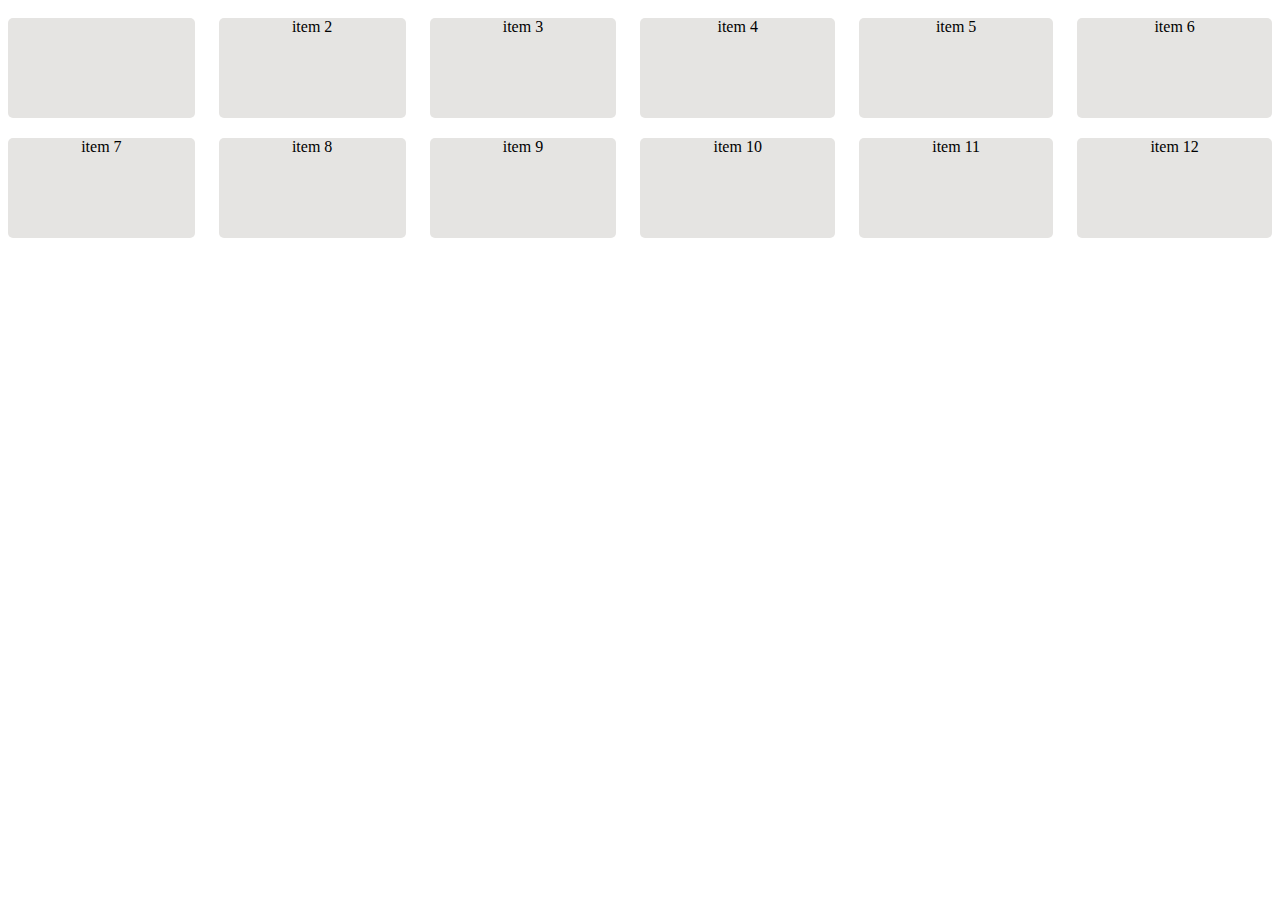
<file: grid/index.html>
<html lang="en">
<head>
    <link rel="stylesheet" href="./style.css">
    <meta charset="UTF-8">
    <meta name="viewport" content="width=device-width, initial-scale=1.0">
    <title>Document</title>
</head>
<body>
    <div class="grid-container">
        <div class="grid-item">
        </div>
        <div class="grid-item">item 2</div>
        <div class="grid-item">item 3</div>
        <div class="grid-item">item 4</div>
        <div class="grid-item">item 5</div>
        <div class="grid-item">item 6</div>
        <div class="grid-item">item 7</div>
        <div class="grid-item">item 8</div>
        <div class="grid-item">item 9</div>
        <div class="grid-item">item 10</div>
        <div class="grid-item">item 11</div>
        <div class="grid-item">item 12</div>
    </div>
</body>
</html>
</file>
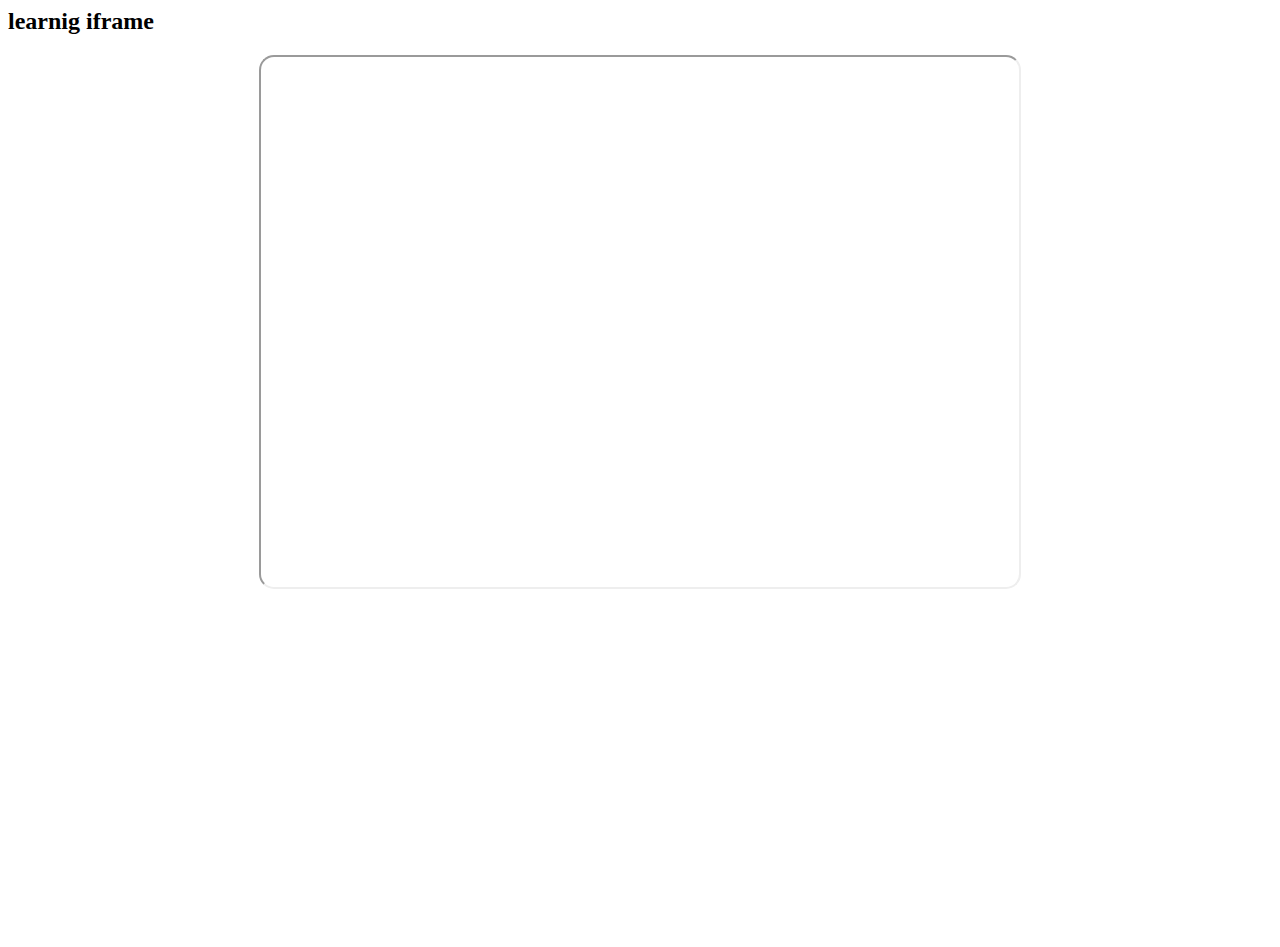
<file: grid/iframe.html>
<html lang="en">
<head>
    <meta charset="UTF-8">
    <meta name="viewport" content="width=device-width, initial-scale=1.0">
    <title>iframe Document</title>
</head>
<style>
    iframe{
        border-radius: 15px;
        display: flex;
        justify-content: center;
    }
    div{
        display: flex;
        justify-content: center;
        height: 100%;
        width: auto;
    }
</style>
<body>
    <h2> learnig iframe</h2>
    <div> <iframe height="60%" width="60%" src="https://www.youtube.com/embed/yH1909TcPL8" frameborder="2" allowfullscreen></iframe></div>
   
</body>
</html>
</file>
<file: style.css>
*{
    margin: 0;
    padding: 0;
}
a{
    text-decoration: none;
}
#home-sect{
    margin-bottom: 20px;
}

.home-container{
    height: 100vh;
    background-image: url("./img/img\ 1.png");
    background-position:center;
    background-size:cover;
    color: #fff;
}

.home-container p{
    text-align: center;
    padding: 10px 0px;
    font-size: 50px;
    font-weight: 548;
}
.header{
    display: flex;
    padding:20px 0px;
}

.header-content{
    display: flex;
    justify-content: center;
}

.header-content-1{
    width: 20%;
}
.header-content-2{
    width: 60%;
}
.header-content-3{
    width: 20%;
}
.header-content-3 button{
    background-color:#000000 ;
    color: #ffffff;
    padding: 3px 15px ;
    border: 2px solid #ffffff;
    border-radius: 5px;
}

.form-container{
    display:flex;
    justify-content: center;
}
.from{
    margin-top: -50px;
    border-radius: 10px;
    border: 1px solid gray;
    display:flex;
    width: 90vw;
    justify-content: space-around;
    align-items: center;
    padding: 10px;
    background-color: #fff;
    box-shadow: 0px 5px rgba(223, 223, 223, 0.5);
}
.input{
    display: flex;
    flex-direction: column;
}
.input p{
    font-size: 15px;
    padding: 7px 0px;
}
.input input{
    padding: 10px;
    border: 1px solid gray;
    border-radius: 5px;
}
.input button{
    margin-top: 10px;
    padding: 10px 20px;
    color:#ffffff;
    background-color: #000000;
    border: none;
    border-radius: 15px;
}
.input .inpur-container{
    position: relative;
}
.input .inpur-container input{
    padding-left: 25px;
}
.input .inpur-container i{
    margin-left: -98%;
    position: absolute;
    top: 20%;
}
#brand-section, #body-type-section, #collection-section, .collection-section-header-container, #service-section, #comment-section, #downloa-section, footer{
    display: flex;
    justify-content: center;
    margin: 40px 0px;
}
.brand-sec-container,.body-type-section-container, .collection-section-container, .service-section-container, .comment-section-container, .downloa-section-container, .footer-container{
    width: 90vw;
}
.brand-sec-header, .body-type-section-header, .comment-section-header{
    display: flex;
}
.brand-sec-button, .body-type-section-button, .comment-section-button{
    width: 88%;
    display:flex ;
    justify-content: end;
}
.body-type-section-button{
    width: 86%;
}
.brand-sec-button a, .body-type-section-button a{
    text-decoration: none;
    color: #000;
}
.brand-contain, .body-type-container{
    display: flex;
    flex-wrap: wrap;
    justify-content: space-between;
}
.brand-content, .body-type-content{
    width: 15%;
    height: 100px;
    background-color:#E5E4E2;
    margin: 10px 0px;
    border-radius: 5px;
    display: flex;
    justify-content: center;
    align-items: center;
}
.brand, .body-type{
    text-align: center;
}

#collection-section{
    background-color:  #F5F5F5;
    padding-bottom: 40px;
    margin: unset;
}
.collection-section-header, .how-section-header, .service-header{
    width: 55%;
    text-align: center;
}
.collection-section-header p, .service-header p{
    padding: 15px 0px;
}
.collection-section-header ul li{
    display:inline;
    padding: 7px 4px;
   
}
.collection-section-header ul li a{
    text-decoration: none;
    color: #000;
    background-color: #ffffff;
    padding: 7px 5px;
    border-radius: 10px;
}
.collection-section-header ul li:first-of-type a{
    background-color: #000000;
    color:#ffffff;
}
.collection-grid{
    display: grid;
    grid-template-columns: auto auto auto;
    column-gap: 10px;
}
.collection-item{
    background-color: #ffffff;
    margin-bottom: 20px;
    border-radius: 5px;
}
.collection-item, .img-container, .specs-container, .button-container-button{
    display: inline;
    justify-content: center;
    margin:10px;
}

.collection-item .img-container img{
    width:93% ;
    height: auto;
    padding: 0;
    margin: 0;
}
.derail-container{
    margin: 8px;
    padding-left:8px ;
}
.derail-container h4{
    padding: 5px 0px;
}
.derail-container h4 sub{
    font-weight:100 ;
    color: gray;
}
.spece-container, .button{
    margin: 10px 0px;
    position: unset;
}
.spece-content{
    width: 95%;
    height: 50px;
    background-color: #F5F5F5;
    display: flex;
    justify-content:space-around ;
    align-items: center;
    border-radius:9px;
}
.specs{
    text-align: center;
}
.button-container-button{
    display: flex;
    justify-content: center;
}
.button{
    width: 90%;
}
.button button{
    width: 100%;
    padding: 10px 0px;
    background-color: #ffffff;
    color: #000000;
    border:.5px solid black;
    border-radius: 30px;
}
.collection-item-2{
    border: 1px solid black;

}
.collection-item-2 button{
background-color: #000000;
color: #ffffff;
}
.see-all-button{
    display: flex;
    justify-content: center;
}
.see-all-button button{
    padding: 10px 15px;
    background-color: #000000;
    color: #ffffff;
    border: none;
    border-radius: 30px;
}
.how-section-header-container, .service-section-header-container{
    display: flex;
    justify-content: center;
    margin: 40px 0px;
}
.collection-section-header h4, .service-header h1{
    font-family: sans-serif;
}
.how-section-header h2{
    font-family: sans-serif;
}
.how-section-header p{
    padding: 15px 0px; 
}
.how-container{
    display: flex;
    position: relative;
}
.how-container .how-content-empy{
    width: 39%;
    right: 0;
    height: 40px;
}
.how-container .car-img{
    width: 58%;
    background-color: #F5F5F5;
    height: 400px;
    display: flex;
    justify-content: center;
    align-items: center;
    border-radius:10px;
    padding-bottom: 19px;
    padding-right: 19px;
    margin-bottom: 19px;
}
.how-content-steps{
    position: absolute;
    width: 50%;
}
.step-container{
    background-color: #ffffff;
    display:flex ;
    border: 2px solid #F5F5F5;
    margin-left: 15;
    padding: 15px 5px;
    margin:20px 19px 0px ;
    border-radius: 7px;
    justify-content: space-around;
}
.step-icon-container{
    width: 17%;
    display:flex ;
    justify-content: center;
    align-items: center;
}
.step-icon{
    background-color:#F5F5F5;
    padding: 20px 6px;
    border-radius: 10px;
}
.step-content h4{
    padding-bottom: 10px;
    font-family:sans-serif ;
    padding-left: 4px;
}
.step-content p{
    text-align: justify;
    padding-right: 20px;
    padding-left: 5px;
}
/* section service styles*/
#service-section{
    background-color: #000000;
    color:#ffffff;
    padding: 40px 0px;
    margin-bottom: unset;
}
.service-grid{
    display: grid;
    grid-template-columns: auto auto auto;
    column-gap: 20px;
}
.service-item .icon-container-0{
    display: flex;
    justify-content: center;
    align-items: center;
}
.icon-container-0 .icon-0{
    background-color:#ffffff ;
    padding: 15px;
    border-radius: 50%;
    margin-bottom: 5px;
}
.service-item .service-content{
    text-align: center;
}
.service-item .service-content h4{
    padding: 10px 0px;
}
.service-item .service-content p{
    padding: 10px;
}
.comment-section-button{
    width: 74%;
}
.comment-section-button button{
    height: 55px;
    width: 55px;
    border-radius: 50%;
    margin: 5px;
    cursor: pointer;
}
.comment-section-button .left-button{
    background-color: #ffffff;
    color:#C0C0C0;
    border: 1px solid #C0C0C0;

}
.comment-section-button .right-button{
    background-color: #000000;
    color: #ffffff;
    border: 1px solid #000000;
}
.comment-content{
 width: 90%;
 margin:10px 0px ;
 
}
.comment-content p{
    font-family:Arial, Helvetica, sans-serif;
}
.comment-owenr-container{
    display: flex;
    margin: 30px 0px;
}

.comment-owener-name{
    margin-left: 15px;
    padding-top: 10px;
}
.comment-owener-name h5{
    padding:10px 0px ;
}
#downloa-section{
    background-color: #000000;
    color: #ffffff;
    margin-bottom: unset;
    padding: 20px 0px;
}
.downloa-section-container{
    display: flex;
}
.downloa-section-container > .downloa-content{
    width: 44%;
    padding-left: 50px;
}
.downloa-section-container > .downloa-dec h2{
    padding: 10 0px;
}
.downloa-section-container .downloa-dec p{
    font-size: 15px;
    padding:10px 0px ;
    font-weight: 100;
}
.downloa-section-container .downloa-button-container{
    display: flex;
    justify-content: center;
    align-items: center;
}
.downloa-button{
 background-color: #ffffff;  
 display: flex;
 border-radius: 30px;
 margin: 0px 10px;
}
.downloa-button-icon{  
    padding: 10px 5px 10px 20px;
}
.downloa-button-worlds{
    color: #000000;
    padding-right:15px ;
    padding-top: 10px;
}
.downloa-button-worlds p{
    color:#C0C0C0;
    font-size: 12px;
    text-transform: uppercase;
}
.downloa-button-worlds a{
    color: #000;
}
.downloa-button-worlds h3{
    font-family: Arial, Helvetica, sans-serif;
}

/* footer styi */
footer{
    margin: unset;
    background-color: #000000;
    padding: 20px 0px;
    color: #F5F5F5;
}
.footer-container{
    display: flex;
}
.footer-logo{
    display: flex;
    width: 20%;
    justify-content: start;
}
.footer-nav ul li, .footer-social ul li{
    display: inline;
}
.footer-nav{
    width: 60%;
    text-align: center;
}
.footer-nav ul li a, .footer-social ul li a{
    text-decoration: none;
    color: #F5F5F5;
    padding: 0px 10px;
}
</file>
<file: img/mobile.css>
@media (max-width:600px) {
    .header-content-3{
        display: none;
    }
    .home-container p{
        font-size:20px ;
    }
    .form-container{
        align-items: center;
    }
    .from{
        flex-direction: column;
        width: 70%;
    }
    .brand-content, .body-type-content{
        width: 30%;
    }
    .brand-content svg, .body-type-content svg{
        width:60% ;
    }
    .brand-content p, .body-type-content p{
        font-size: 13px;
    }
    .collection-section-header, .how-section-header, .service-header{
        width: 65%;
    }
    .collection-section-header ul li{
        display: block;
        margin: 10px 0px;
    }
    .collection-grid,
    .service-grid{
        grid-template-columns: auto;
    }
    .how-container{
        flex-direction: column;
    }
    .how-container .car-img{
        width: 100%;
        height: auto;
    }
    .car-img img{
        width:70%;
        height: auto;
    }
    .how-content-empy{
        display: none;
    }
    .how-content-steps{
        position: relative;
        width: 100%;
    }
    .comment-section-button button{
        height: 30px;
    width: 30px;
    }
    .comment-section-header h1{
        font-size: 20px;
    }
    .downloa-section-container{
        flex-direction: column;
    }

    .downloa-section-container > .downloa-content{
       width: 100%;
       padding: 0; 
       margin: 0;
    }
    .downloa-section-container .downloa-button-container{
        flex-direction: column;
    }
    .downloa-button{
        margin: 10px 0px;
    }
    .footer-container{
        flex-direction: column;
    }
    .footer-logo, .footer-nav, .footer-social{
        width: 100%;
        text-align: center;
        margin: 10px 0px;
    }
    .footer-logo{
        display: flex;
        justify-content: center;
    }
}
</file>
<file: grid/style.css>
.grid-container{
    display: grid;
    grid-template-columns: auto auto auto auto auto auto;
    column-gap: 24px;
}
.grid-item{
    height: 100px;
    background-color:#E5E4E2;
    border-radius: 5px;
    text-align: center;
    margin:10px 0px ;
}
</file>
